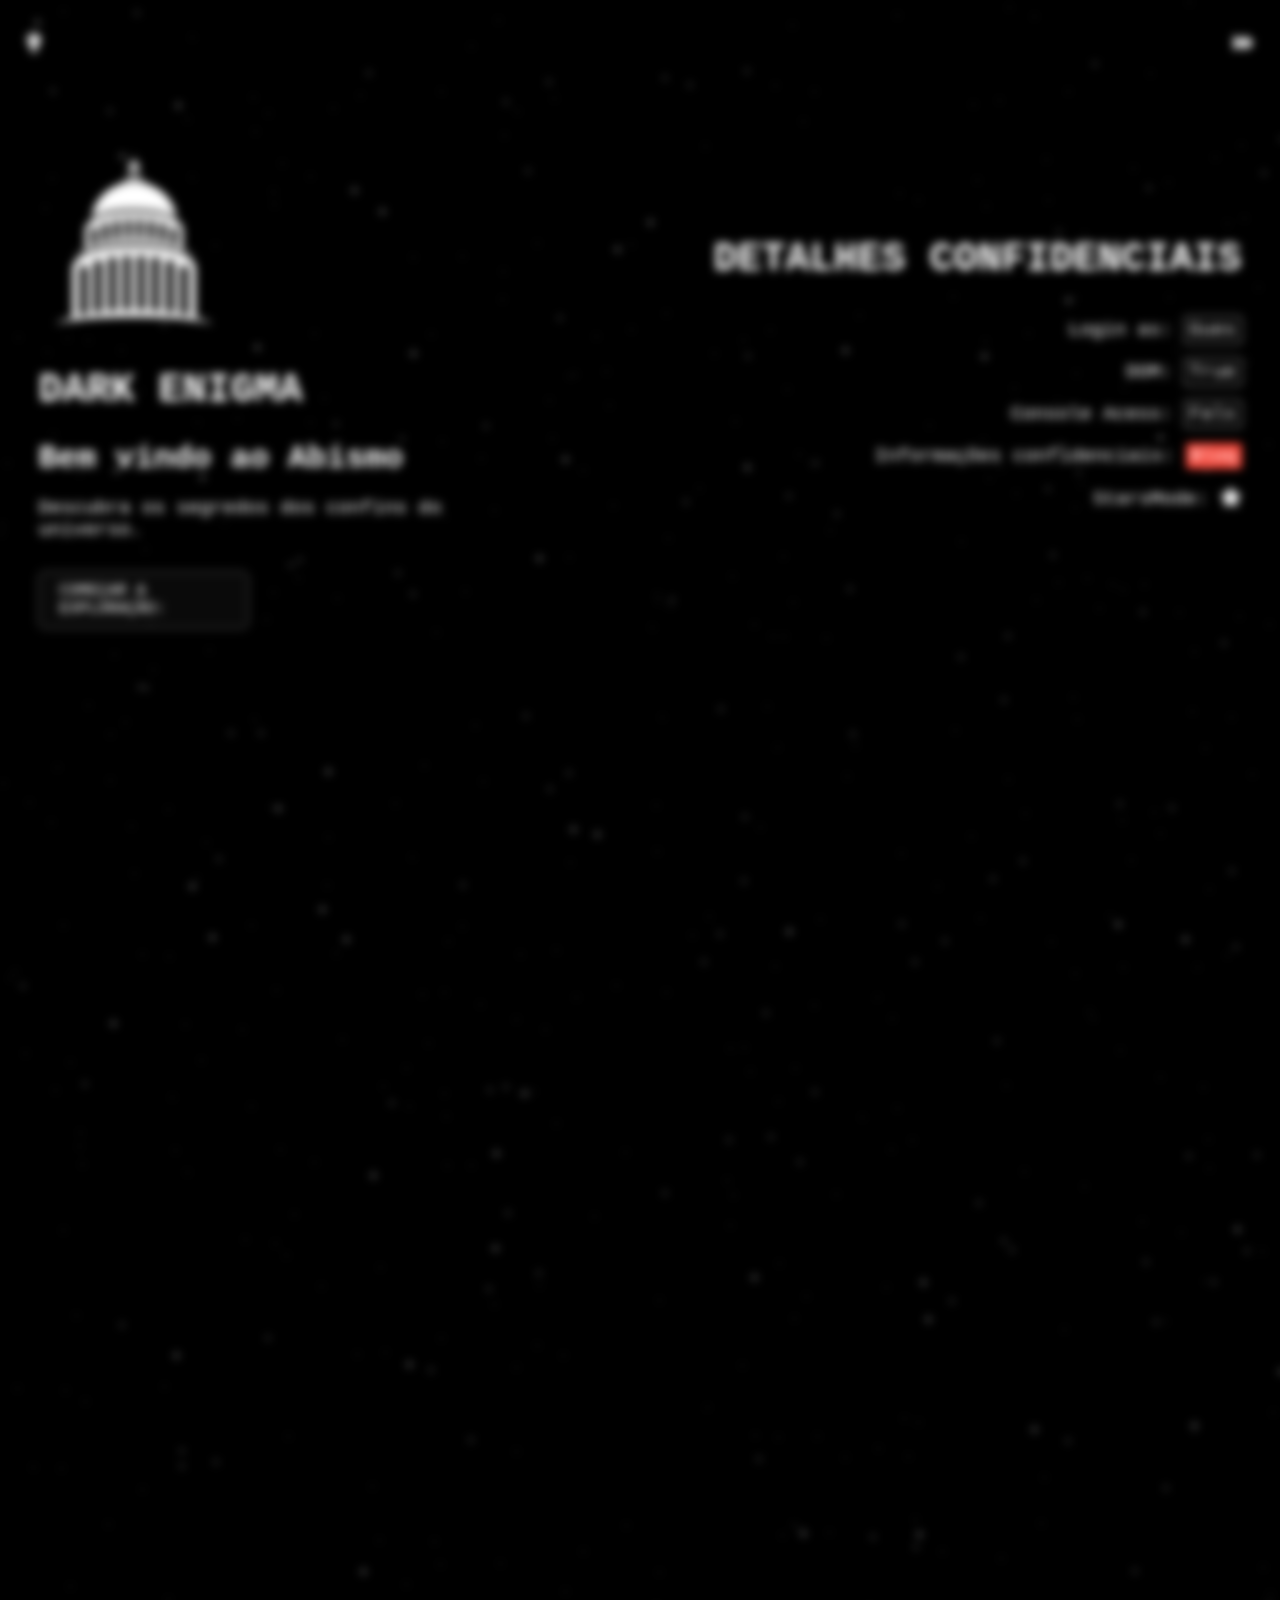
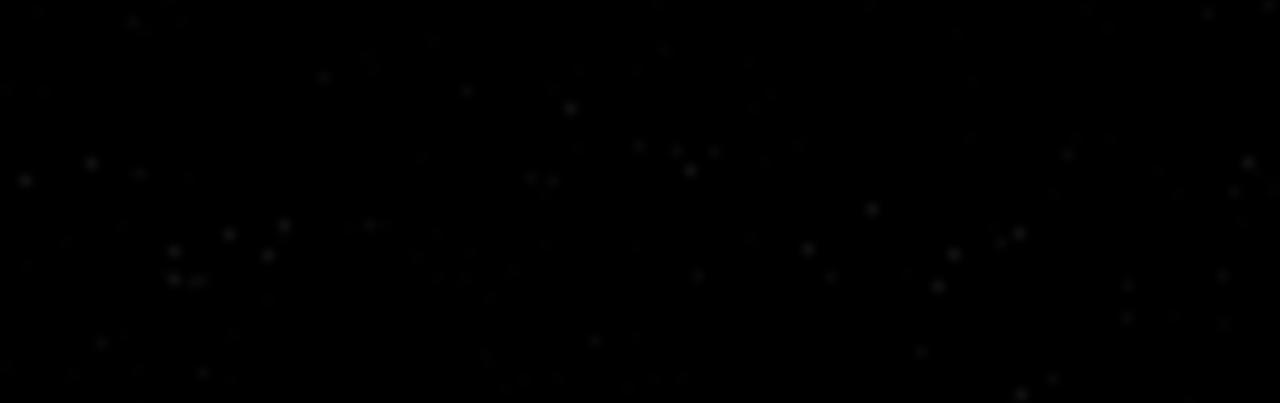
<file: 0/LEVEL 1/index.html>
<!DOCTYPE html>
<html lang="en">
<head>
    <meta charset="UTF-8">
    <meta name="viewport" content="width=device-width, initial-scale=1.0">
    <link rel="stylesheet" href="https://cdnjs.cloudflare.com/ajax/libs/font-awesome/5.15.3/css/all.min.css">
    

    <link rel="stylesheet" href="style.css">
    <title>| The End |</title>
</head>
<body>
    <div class="stars-bg">
        <div id="stars"></div>
        <div id="stars2"></div>
        <div id="stars3"></div>
    </div>

    <div class="hint" id="show-Popup">
        <i class="fas fa-lightbulb lamp-icon" onclick="alert('Fique atento ao titulo')"></i>
        <i class="fa fa-forward" id="HIHIHI"></i>
    </div>

    <div class="matrix-bg"></div>

    <header>
    </header>

    <main class="main1">
        <section class="glitch-section">
            <img src="imagens/federation.png" alt="" class="glitch-img">
            <h1 class="glitch">Dark Enigma</h1>
            <h2 class="glitch">Bem vindo ao Abismo</h2>
            <p class="glitch">Descubra os segredos dos confins do universo.</p>
            <a class="glitch-btn glitch" href="#" id="exploring-link" onclick="alert('Que os jogos comecem')">Começar a exploração:</a>
           <input class="in" type="tel" maxlength="3" oninput="checkNumber()">
        </section>


<div class="container2 typing-container"> 
     <section class="sec2 shapes-container">
    <h1 class="confi">Detalhes Confidenciais</h1>
    <p class="dog cachorro">Login as: <code></code></p>
    <p  class="cachorro">DOM: <code></code></p>
    <p  class="cachorro">Console Acess: <code></code></p>
    <p  class="cachorro">Informações confidenciais: <span class="confidential">Bloqueado</span></p>
    <p id="darkModeText" class="star9208">StarsMode: <i class="fas fa-star"></i></p>

</section>
</div>
    </main>
    <script src="script.js" defer></script>
    <audio id="audio" autoplay loop>
        <source src="audio/thevoid.mp3" type="audio/mpeg">
    </audio>























</body>
</html>
</file>
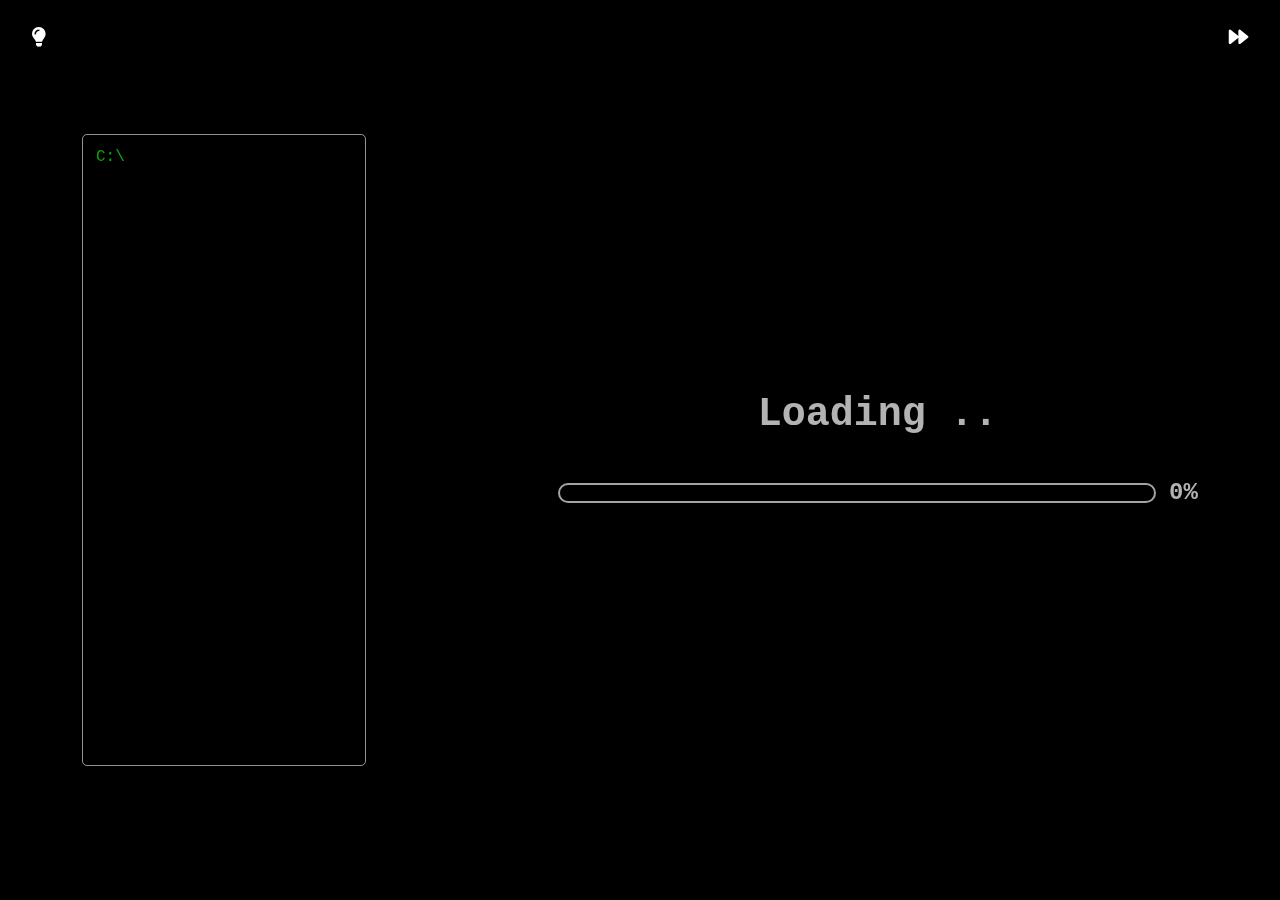
<file: 0/LEVEL 1/LEVEL 2/index.html>
<!DOCTYPE html>
<html lang="en">
<head>
    <meta charset="UTF-8">
    <meta http-equiv="X-UA-Compatible" content="IE=edge">
    <meta name="viewport" content="width=device-width, initial-scale=1.0">
    <link rel="stylesheet" href="https://cdnjs.cloudflare.com/ajax/libs/font-awesome/5.15.3/css/all.min.css">
    <link rel="stylesheet" href="style.css">
    <title id="title">Loading...</title>
</head>
<body class="glitch">

    <div class="hint" id="show-Popup">
        <i class="fas fa-lightbulb lamp-icon" onclick="alert('Fique atento a primeira vez que a mensagem de Loading... se altera e depois ao titulo, após isto apenas pense na logica do Javascript...')"></i>
        <i class="fa fa-forward" id="HIHIHI"></i>
    </div>
  

    <div class="console" style="color: rgb(17, 238, 17);"><p>C:\</p>
    </div>
    
    <div class="container">
        <h1 id="loading">Loading</h1>
        <div class="container2">
            <div class="loading"></div> 
            <h1 id="animated-heading">0%</h1>
        </div>
    </div>

    <div class="glow"></div>
    <div class="glow2"></div>
   


    <audio id="audio" autoplay loop>
        <source src="audio/thevoid.mp3" type="audio/mpeg">
    </audio>
    



    <script src="script.js"></script>

</body>
</html>
</file>
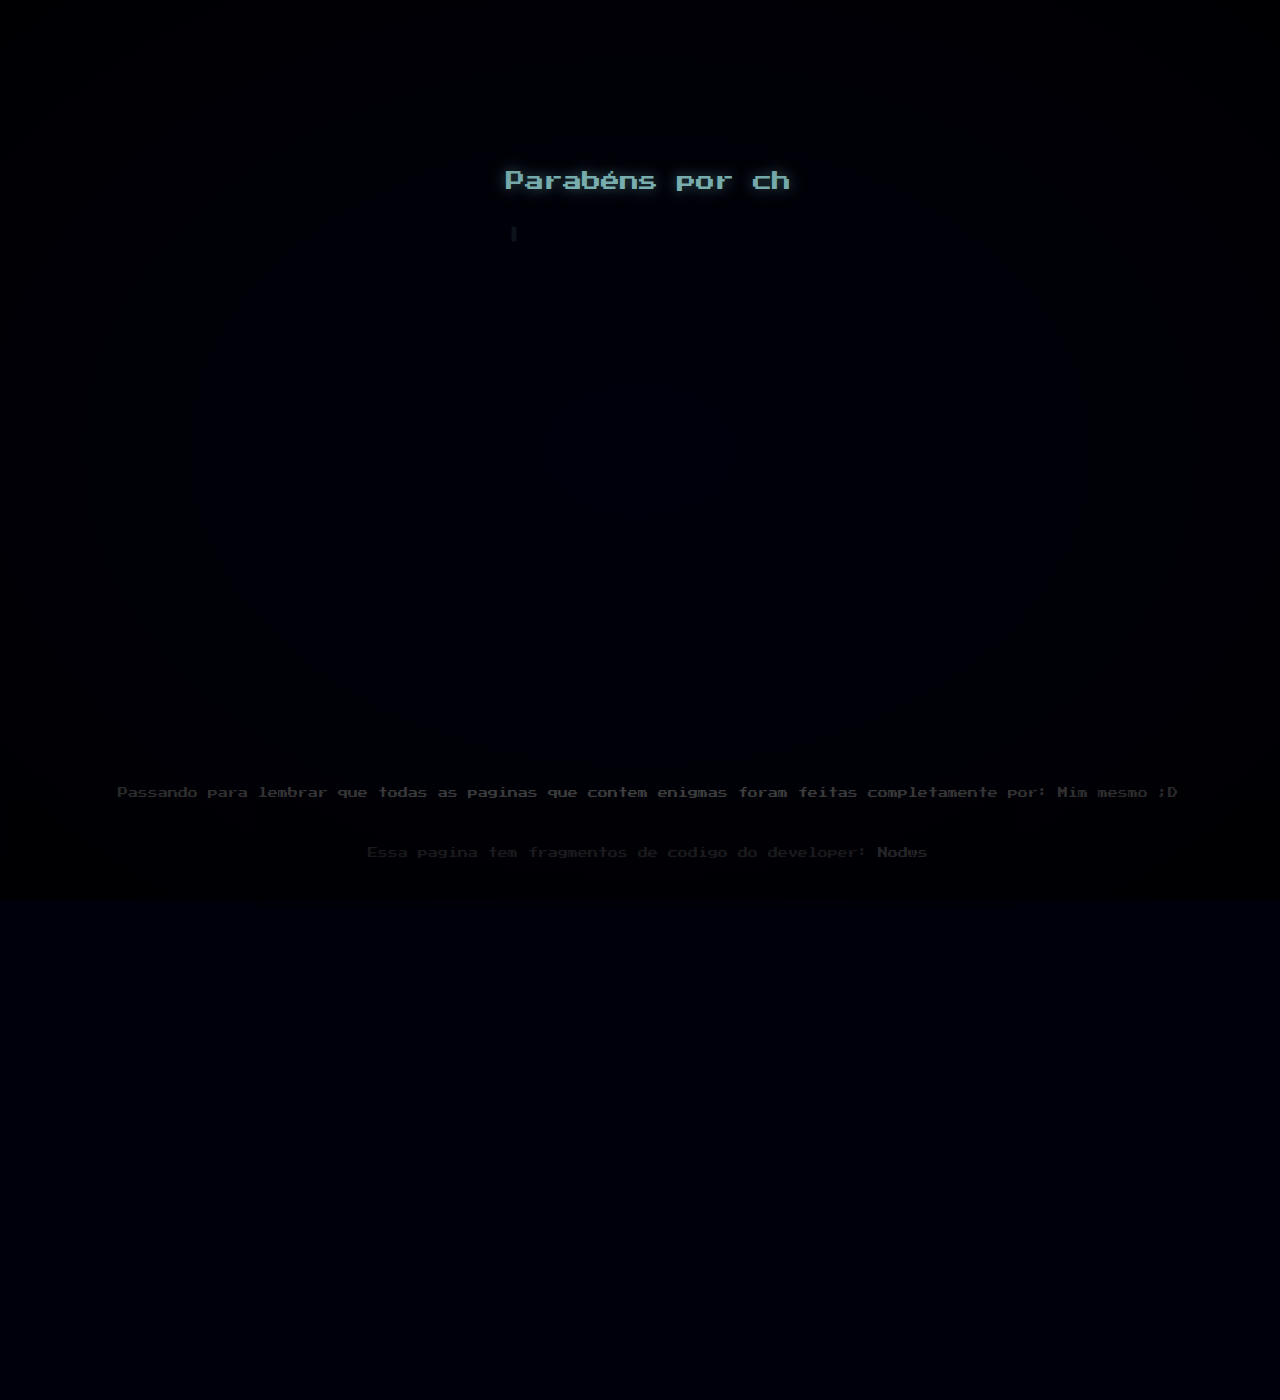
<file: 0/LEVEL 1/LEVEL 2/LEVEL 3/index.html>
<!DOCTYPE html>
<html lang="en" >
<head>
  <meta charset="UTF-8">
  <title>Coffe Break</title>
  <meta name="viewport" content="width=device-width, initial-scale=1.0">
  <link rel="stylesheet" href="style.css">

</head>
<body class="noise-wrapper">
    <div class="noise"></div>
</div>
<div class="wrap">
<ul>
    <li id="typing-container"></li>

</ul>
<span contenteditable="true"> </span><b class="blink">|</b> 
</div>

<div class="footer"><center>Passando para lembrar que todas as paginas que contem enigmas foram feitas completamente por: Mim mesmo ;D</center>
    <div style="font-size: 10px;  text-align: center;  color: #666;  background:rgba(0,0,0,0.3);  width: 100vw;max-width:100%; opacity: 0.5;padding:50px 0;">Essa pagina tem fragmentos de codigo do developer: <p5 href="" target="_b" style="color: #999">Nodws</5p></div></div>


  <script src='https://cdnjs.cloudflare.com/ajax/libs/jquery/2.1.3/jquery.min.js'></script> <script  src="script.js"></script>
  <audio id="audio" autoplay loop>
    <source src="audio/fire.mp3" type="audio/mpeg">
</audio>
</body>
</html>
</file>
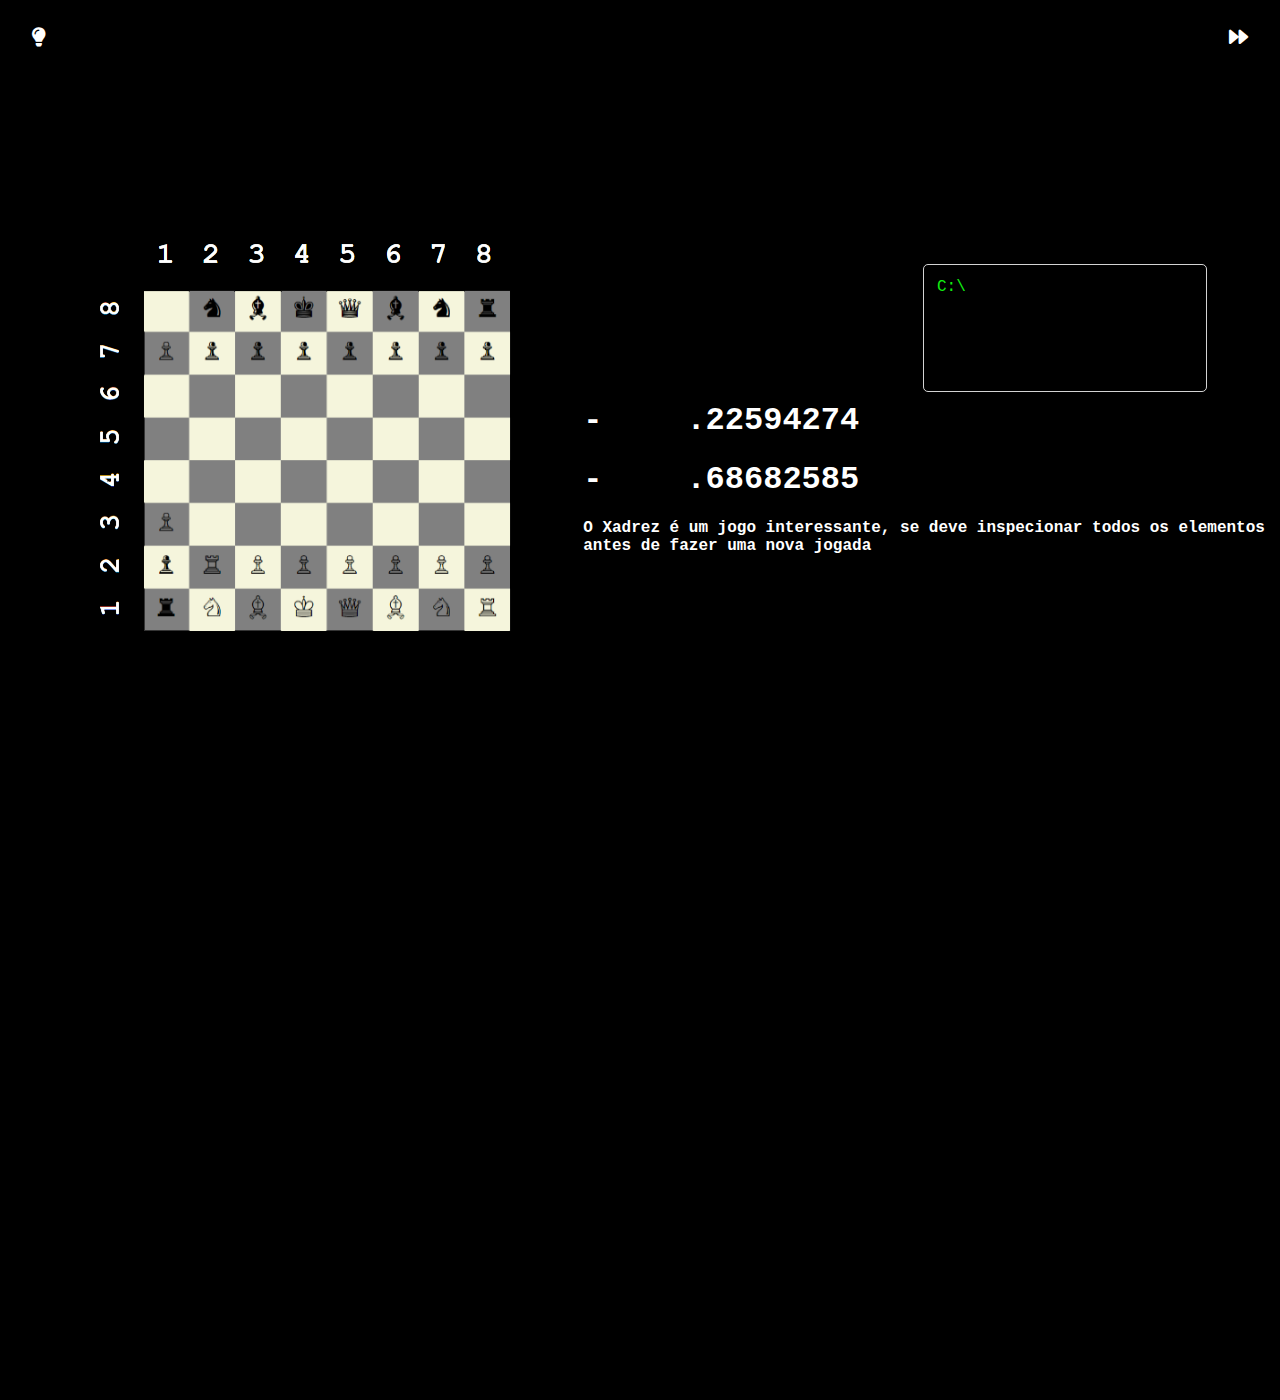
<file: 0/LEVEL 1/LEVEL 2/LEVEL 3/LEVEL 4/index.html>
<!DOCTYPE html>
<html lang="en">
<head>
    <meta charset="UTF-8">
    <meta name="viewport" content="width=device-width, initial-scale=1.0">
    <link rel="stylesheet" href="https://cdnjs.cloudflare.com/ajax/libs/font-awesome/5.15.3/css/all.min.css">   
    <link rel="stylesheet" href="style.css">
    <title>Lets Play!</title>
</head>
<body class="noise-wrapper">
    <div class="noise"></div>

    <div class="hint" id="show-Popup">
        <i class="fas fa-lightbulb lamp-icon" onclick="alert('Ache a longitude e latitude analisando a cor e a posição das cores das peças movidas, ao encontrar o numero o input ficará verde e você vai conseguir uma latitude e longitude, depois disso basta colocar bonitinha no google maps você vai achar uma ilha com um Plus Code na barrinha do lado e essa será a resposta')"></i>
       <a href="LEVEL -5/index.html" style="color: white;"><i class="fa fa-forward" id="HIHIHI"></i></a> 
    </div>


<!-- Sou um guia, sem fim aparente,
Com ruas e cidades, meu poder é latente.
Satélites me ajudam a navegar com precisão,
Se você se perde, sou sua salvação.

Quem sou eu, tão útil e prático,
Quando se trata de encontrar o lugar exato?
Uma pista para resolver este enigma rápido,
Minha resposta é o que você precisa, isso é um fato. -->

<!-- Ah! Lembre de remover os espaços de cada um dos primeiros resultados que conseguir se não o nosso
"Guia" não vai conseguir reconhecer a Latitude e Longitude-->








    <div class="container"> 
     <img src="Images/chess2.png" alt="">
    </div>

     <div class="container2">
        <h1><span></span>-<input maxlength="2" type="tel" class="number-input" id="numInput1">.22594274</h1>
        <h1><span></span>-<input maxlength="2" type="tel" class="number-input" id="numInput2">.68682585</h1>
        <h1><span>O Xadrez é um jogo interessante, se deve inspecionar todos os elementos antes de fazer uma nova jogada</h1>
        </span>
    </div>

    <div class="console" style="color: rgb(17, 238, 17);">
        <p id="output">C:\  <span id="typing-text"> </span>   <br><br></p>
    </div>

    

        <audio id="audio" autoplay loop>
        <source src="audio/fire.mp3" type="audio/mpeg">

<script src="script.js"></script>
</body>
</html>
</file>
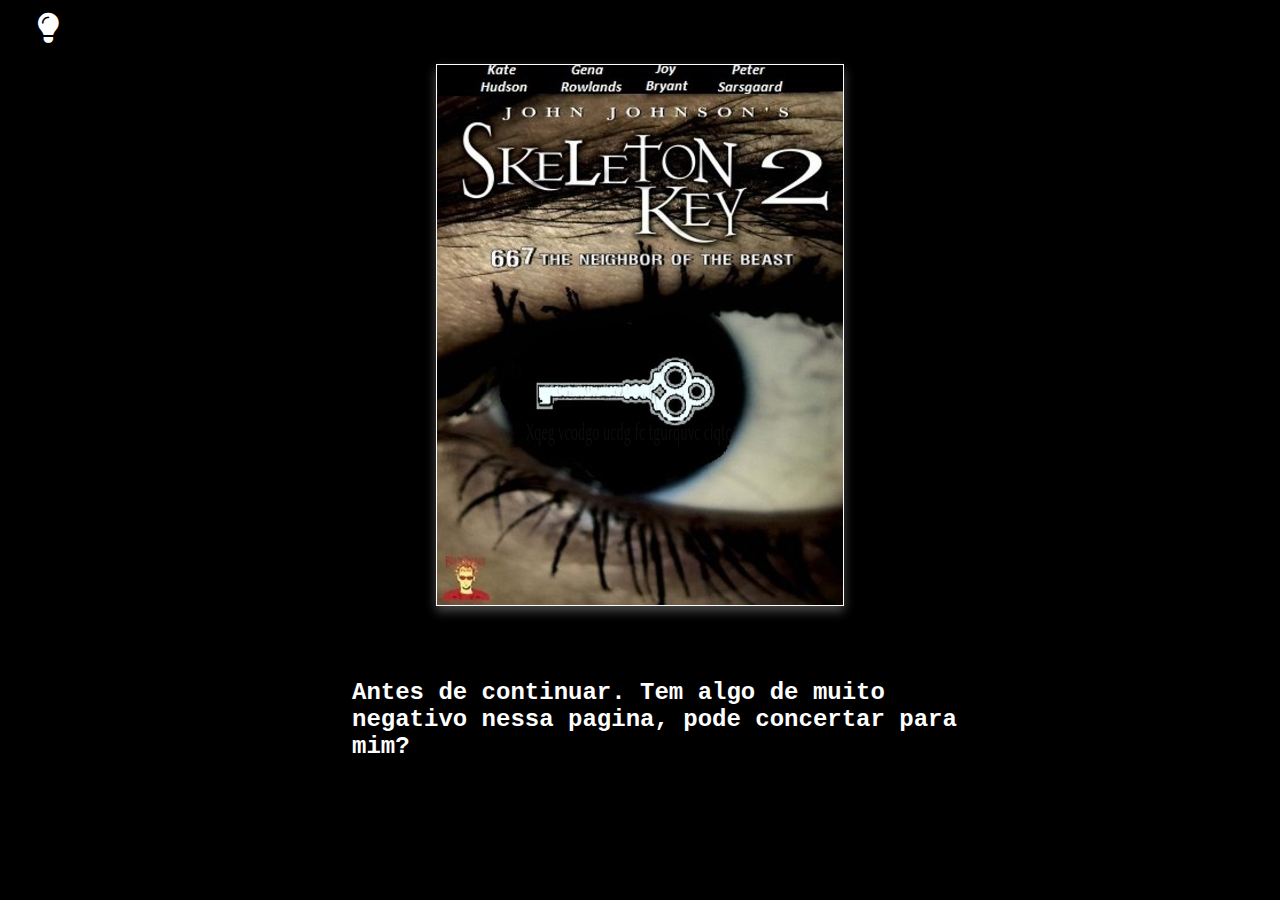
<file: 0/LEVEL 1/LEVEL 2/LEVEL 3/LEVEL 4/LEVEL -5/index.html>
<!DOCTYPE html>
<html lang="en">
<head>
    <meta charset="UTF-8">
    <meta name="viewport" content="width=device-width, initial-scale=1.0">
    <link rel="stylesheet" href="https://cdnjs.cloudflare.com/ajax/libs/font-awesome/5.15.3/css/all.min.css">
    <link rel="stylesheet" href="style.css">
    <title>Not</title>
</head>
<body>
    
<!-- A responsividade foi pro saco nessa pagina -->
<div class="hint" id="lamp">
    <i class="fas fa-lightbulb lamp-icon"></i>
</div>

<div class="container2" id="arrowContainer">
    <i class="fas fa-arrow-up arrow-up"></i>
</div>

    <div class="container">
        <img src="images/thekeyandthequestion.png" alt="thekey and the question">
        <div class="container3">
            <h1>Antes de continuar. Tem algo de muito negativo nessa pagina, pode concertar para mim?</h1>
        </div>
    </div>

    <div class="popup" id="popup">
        <p>Quer uma dica?</p>
        <button id="yesButton">Sim</button>
        <button id="noButton">Não</button>
    </div>
    


<script src="script.js"></script>
</body>
</html>
</file>
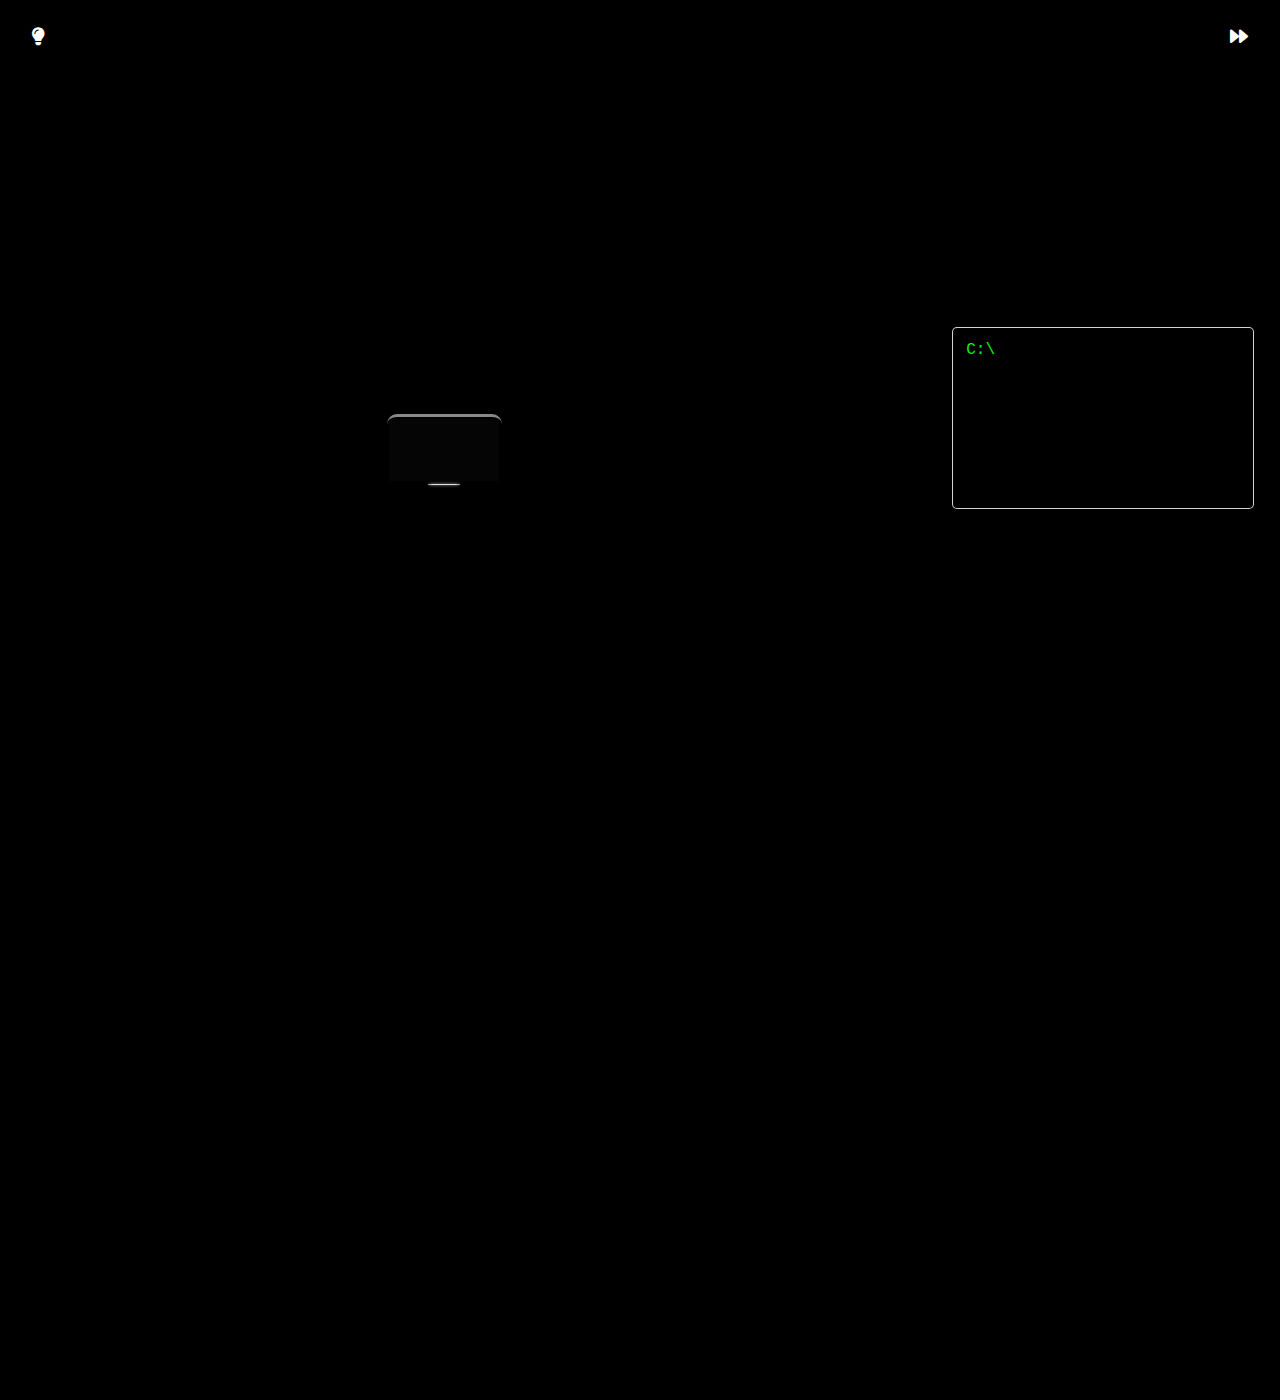
<file: 0/LEVEL 1/LEVEL 2/LEVEL 3/LEVEL 4/LEVEL 5/index.html>
<!DOCTYPE html>
<html lang="en">
<head>
    <meta charset="UTF-8">
    <meta name="viewport" content="width=device-width, initial-scale=1.0">
    <link rel="stylesheet" href="https://cdnjs.cloudflare.com/ajax/libs/font-awesome/5.15.3/css/all.min.css">
    <link rel="stylesheet" href="style.css">
    <title>Cesar Knows</title>
</head>
<body class="noise-wrapper">
    <div class="noise"></div>

    <div class="hint" id="show-Popup">
        <i class="fas fa-lightbulb lamp-icon"></i>
       <a  style="color: white;" href="LEVEL 6/index.html"><i class="fa fa-forward" id="HIHIHI"></i></a> 
    </div>


   



    <div id="container">
        <div id="monitor">
            <div id="monitorscreen"> 
                <div class="container">
                    <h1 id="text"></h1>
                </div>
            </div> 
        </div>
    </div>
    
    <div class="popup" id="popup">
        <p>Quer uma dica?</p>
        <button id="yesButton">Sim</button>
        <button id="noButton">Não</button>
    </div>

    <div class="console" style="color: rgb(17, 238, 17);">
        <p id="output">C:\  <span id="typing-text"> </span>   <br><br></p>
    </div>

    
    <script src="script.js"></script>
</body>
</html>
</file>
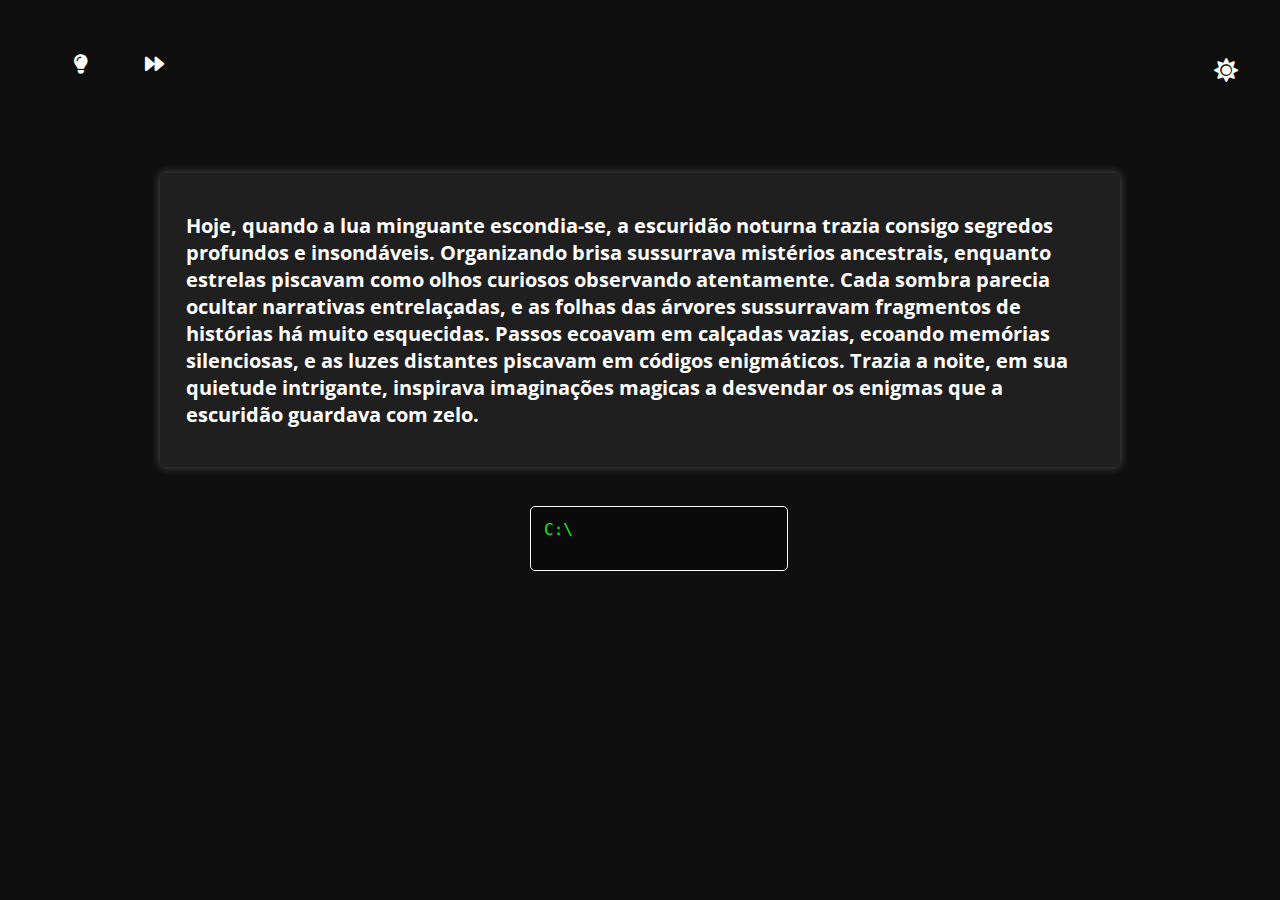
<file: 0/LEVEL 1/LEVEL 2/LEVEL 3/LEVEL 4/LEVEL 5/LEVEL 6/index.html>
<!DOCTYPE html>
<html lang="en">
<head>
    <meta charset="UTF-8">
    <meta name="viewport" content="width=device-width, initial-scale=1.0">
    <link rel="stylesheet" href="style.css">
    <link rel="stylesheet" href="https://cdnjs.cloudflare.com/ajax/libs/font-awesome/5.15.3/css/all.min.css">
    <meta name="viewport" content="width=device-width, initial-scale=1.0">
    <title> Dark | Light</title>
</head>
<body>
    
    <div class="nav">

      <div class="hint" id="show-Popup">
        <i class="fas fa-lightbulb lamp-icon"></i>
        <i class="fa fa-forward" id="HIHIHI"></i>
    </div>


    <div class="mode-toggle">
          <i class="fas fa-sun"></i>
          <i class="fas fa-moon"></i>
        </div>    
      </div>
      
      <div class="main">
        <div class="main-content">
          <h1>Hoje, quando a lua minguante escondia-se, a escuridão <span>noturna</span> trazia consigo segredos profundos e insondáveis. <span>Organizando</span> brisa sussurrava mistérios ancestrais, <span>enquanto</span> estrelas piscavam como olhos curiosos observando atentamente. Cada sombra parecia ocultar narrativas entrelaçadas, e as folhas das árvores sussurravam fragmentos de histórias há muito esquecidas. Passos ecoavam em calçadas vazias, ecoando memórias silenciosas, e as luzes distantes piscavam em códigos enigmáticos. <span>Trazia</span> a noite, em sua quietude intrigante, inspirava imaginações 
           <span>magicas</span>  a desvendar os enigmas que a escuridão guardava com zelo.</h1>
        </div>
      </div>

      <div class="popup" id="popup">
        <p>Quer uma dica?</p>
        <button id="yesButton">Sim</button>
        <button id="noButton">Não</button>
    </div>

      <div class="console" style="color: rgb(17, 238, 17);">
        <p id="output">C:\  <span id="typing-text"> </span>   <br><br></p>
    </div>



<script src="script.js"></script>
</body>
</html>
</file>
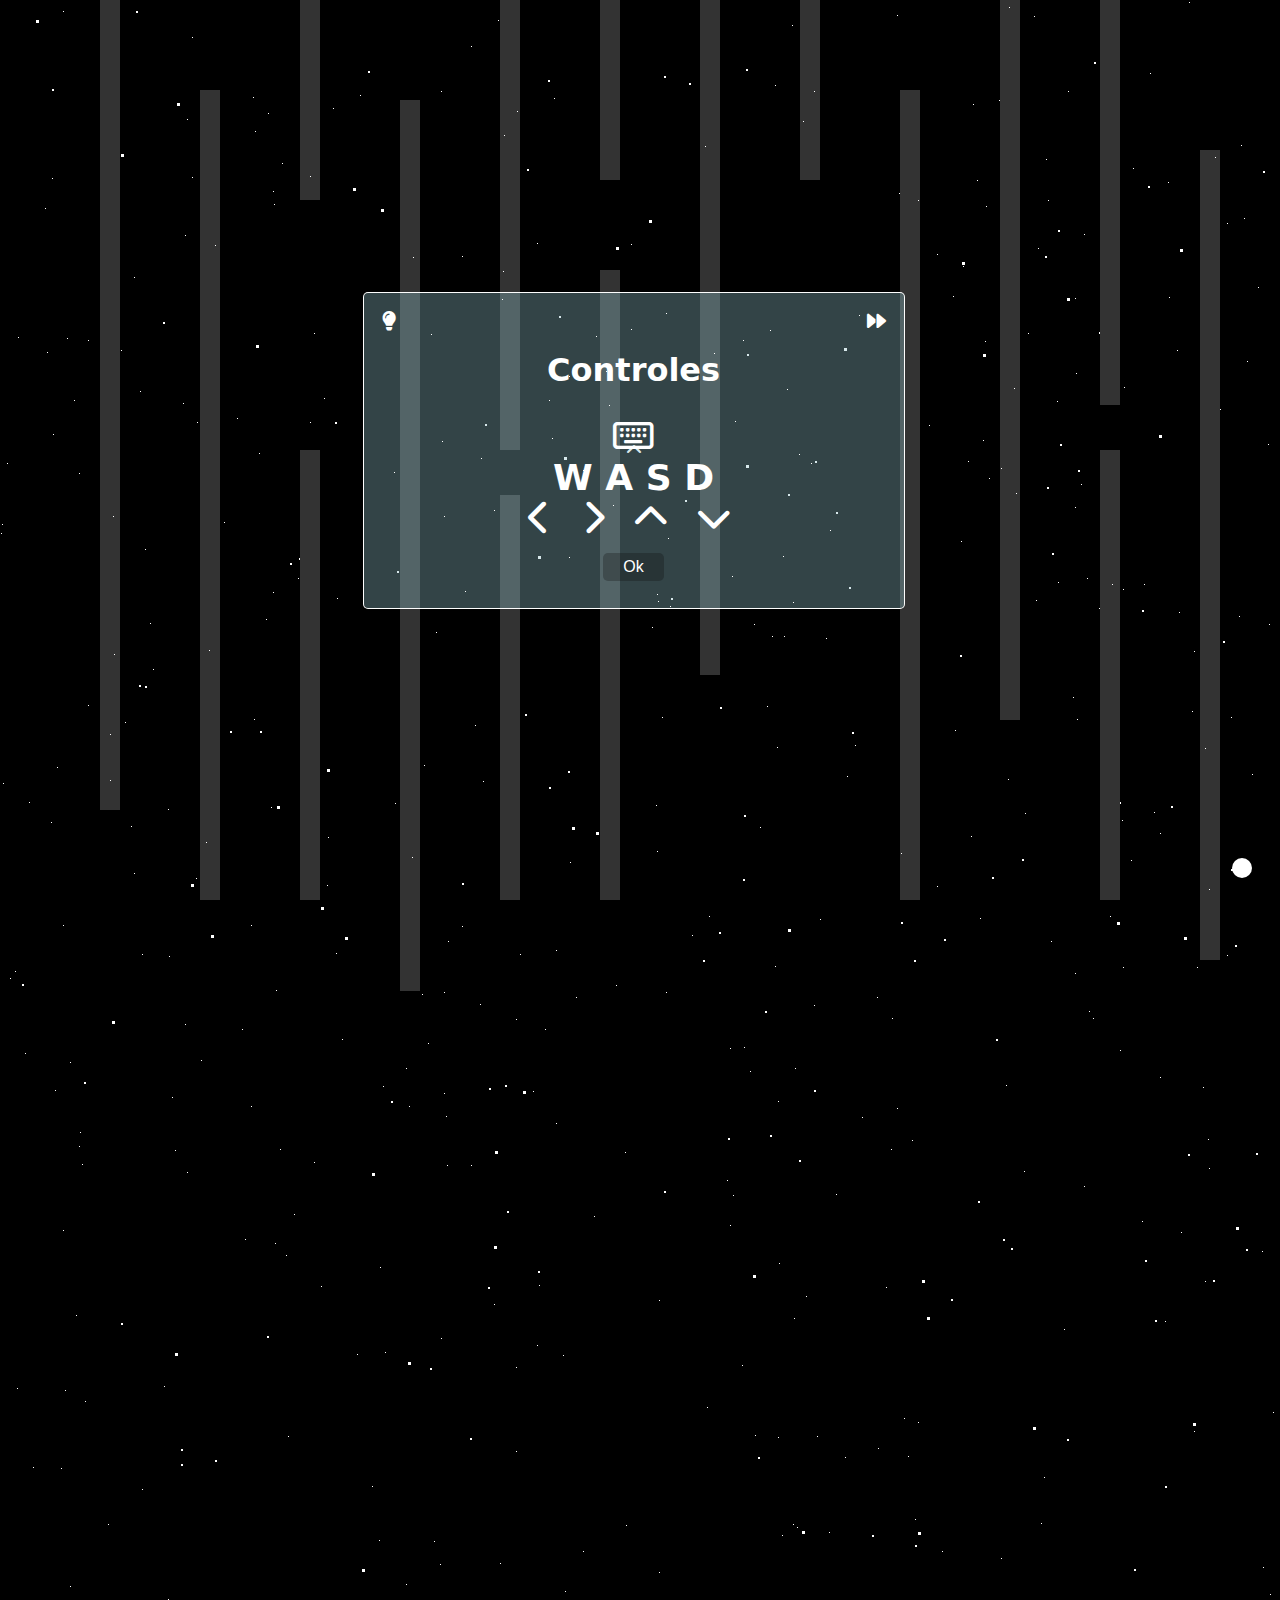
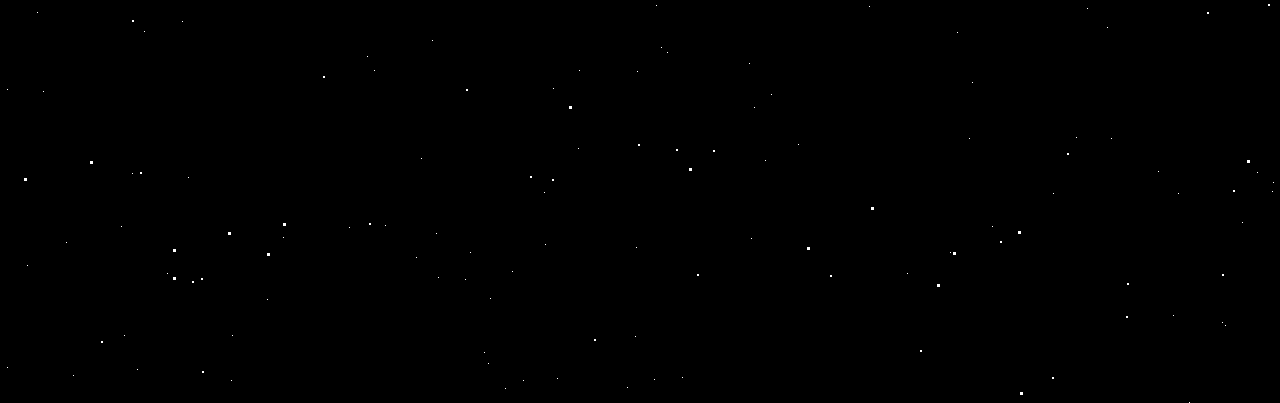
<file: 0/LEVEL 1/LEVEL 2/LEVEL 3/index1.html>
<!DOCTYPE html>
<html lang="en">
<head>
    <meta charset="UTF-8">
    <meta name="viewport" content="width=device-width, initial-scale=1.0">
    <link rel="stylesheet" href="style1.css">
    <link rel="stylesheet" href="https://cdnjs.cloudflare.com/ajax/libs/font-awesome/5.15.3/css/all.min.css">
    <link rel="stylesheet" href="https://cdnjs.cloudflare.com/ajax/libs/font-awesome/6.0.0-beta3/css/all.min.css">
    <meta name="viewport" content="width=device-width, initial-scale=1.0">
    <title>Labirinto Maluco</title>
</head>
<body>
    <div class="stars-bg">
        <div id="stars"></div>
        <div id="stars2"></div>
        <div id="stars3"></div>
      </div>
    
   

    <div class="game-container">
        <div class="character" id="character"> <i class="fas fa-chevron-up"></i> </div>
    
        <div class="wall" style="left: 100px; top: 0px; width: 20px; height: 90%;"></div>
        <div class="wall" style="left: 200px; bottom: 0px; width: 20px; height: 90%;"></div>
        <div class="wall movable" style="left: 300px; top: 0px; width: 20px; height: 200px;"></div>
        <div class="wall" style="left: 300px; bottom: 0px; width: 20px; height: 50%;"></div>
        <div class="wall" style="left: 400px; top: 100px; width: 20px; height: 99%;"></div>
        <div class="wall" style="left: 500px; top: 0px; width: 20px; height: 50%;"></div>
        <div class="wall" style="left: 500px; bottom: 0px; width: 20px; height: 45%;"></div>
        <div class="wall" style="left: 600px; bottom: 0px; width: 20px; height: 70%;"></div>
        <div class="wall" style="left: 600px; top: 0px; width: 20px; height: 20%;"></div>
        <div class="wall" style="left: 700px; top: 0px; width: 20px; height: 75%;"></div>


        <div class="wall movable2" style="left: 800px; top: 0px; width: 20px; height: 20%;"></div>
    
        <div class="wall" style="left: 900px; bottom: 0px; width: 20px; height: 90%;"></div>
        <div class="wall" style="left: 1000px; top: 0px; width: 20px; height: 80%;"></div>
        <div class="wall" style="left: 1100px; bottom: 0px; width: 20px; height: 50%;"></div>
        <div class="wall" style="left: 1100px; top: 0px; width: 20px; height: 45%;"></div>
        <div class="wall" style="left: 1200px; top: 150px; width: 20px; height: 90%;"></div>
        <div class="wall" style="left: 1300px; top: 0px; width: 20px; height: 90%;"></div>

        <div class="wall special" id="specialCircle" style="margin-left: 95%; bottom: 2.5vh;"></div>

        <div class="controler">
            <div class="controlerspot">

                <div class="hint" id="show-Popup">
                    <i class="fas fa-lightbulb lamp-icon" onclick="alert('Ao chegar na Bolinha branca que brilha apenas fique colidindo com ela até passar de fase')"></i>
                    <i class="fa-solid fa-forward" id="HIHIHI"></i>
                </div>
             
                <h1>Controles</h1>
                <div class="ins">
                    <h1>
                        <i class="fa-regular fa-keyboard"></i> <br>W A S D <br>
                        <span class="small">
                            <i class="fas fa-chevron-left"></i>
                            <i class="fas fa-chevron-right"></i>
                            <i class="fas fa-chevron-up"></i>
                            <i class="fas fa-chevron-down"></i>
                        </span>
                        <br>
                        <button id="okButton">Ok</button>
                    </h1>
                </div>
            </div>
        </div>
        
  

    <script src="script1.js"></script>
    <audio id="audio" autoplay loop>
        <source src="audio/HEYY!.mp3" type="audio/mpeg">
    </audio>
</body>
</html>
</file>
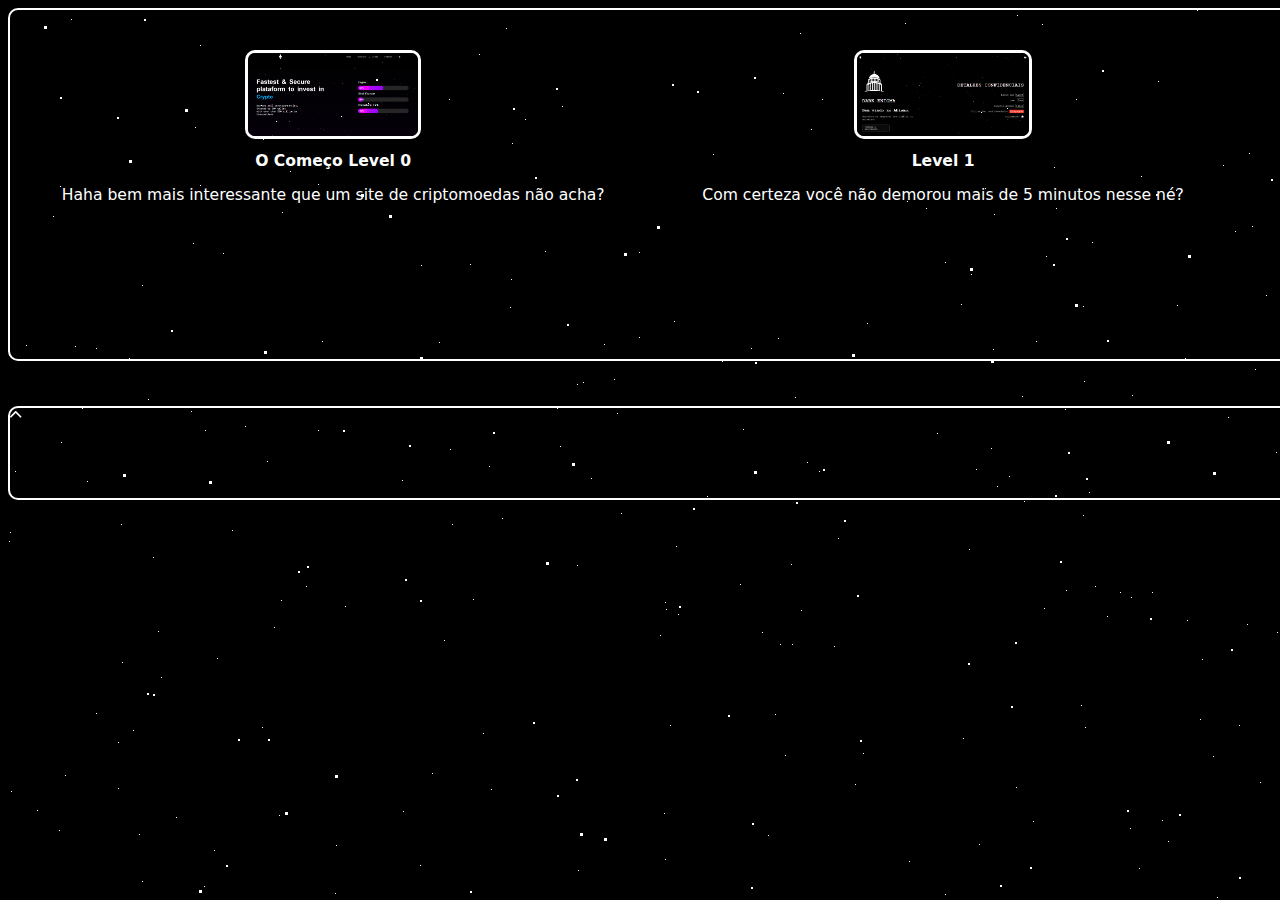
<file: 0/LEVEL 1/LEVEL 2/LEVEL 3/LEVEL 4/LEVEL 5/LEVEL 6/LEVEL 7/index1.html>
<!DOCTYPE html>
<html lang="en">
<head>
    <meta charset="UTF-8">
    <meta name="viewport" content="width=device-width, initial-scale=1.0">
    <link rel="stylesheet" href="style1.css">
    <link rel="stylesheet" href="https://cdnjs.cloudflare.com/ajax/libs/font-awesome/5.15.3/css/all.min.css">
    <link rel="stylesheet" href="https://cdnjs.cloudflare.com/ajax/libs/font-awesome/6.0.0-beta3/css/all.min.css">
    <meta name="viewport" content="width=device-width, initial-scale=1.0">
    <title>Labirinto Completo</title>
</head>
<body>
    <div class="stars-bg">
        <div id="stars"></div>
        <div id="stars2"></div>
        <div id="stars3"></div>
      </div>
      <div class="overlay"></div>

      <div class="things">
        

        <div class="timeline">
            <div class="timeline-item">
                <div class="timeline-image">
                    <img src="images/1.png" alt="Evento 1">
                </div>
                <div class="timeline-text">
                    <h2>O Começo Level 0</h2>
                    <p>Haha bem mais interessante que um site de criptomoedas não acha?</p>
                </div>
            </div>
            <div class="timeline-item">
                <div class="timeline-image">
                    <img src="images/2.png" alt="Evento 2">
                </div>
                <div class="timeline-text">
                    <h2>Level 1</h2>
                    <p>Com certeza você não demorou mais de 5 minutos nesse né?</p>
                </div>
            </div>

            <div class="timeline-item">
                <div class="timeline-image">
                    <img src="images/3.png" alt="Evento 2">
                </div>
                <div class="timeline-text">
                    <h2>Level 2</h2>
                    <p>Essa pagina realmente deu muitos erros enquanto eu fazia...</p>
                </div>
            </div>

            <div class="timeline-item">
                <div class="timeline-image">
                    <img src="images/5.png" alt="Evento 2">
                </div>
                <div class="timeline-text">
                    <h2>Level 3</h2>
                    <p>Você já tentou escrever não?</p>
                </div>
            </div>

            <div class="timeline-item">
                <div class="timeline-image">
                    <img src="images/4.png" alt="Evento 2">
                </div>
                <div class="timeline-text">
                    <h2>Level 4</h2>
                    <p>Não queria dizer nada mas esse é o meu nivel preferido :></p>
                </div>
            </div>

            <div class="timeline-item">
                <div class="timeline-image">
                    <img src="images/6.png" alt="Evento 2">
                </div>
                <div class="timeline-text">
                    <h2>Level 5</h2>
                    <p>Você gosta de xadrez?</p>
                </div>
            </div>

            <div class="timeline-item">
                <div class="timeline-image">
                    <img src="images/7.png" alt="Evento 2">
                </div>
                <div class="timeline-text">
                    <h2>Level 6</h2>
                    <p>Tá essa foi bem facil</p>
                </div>
            </div>

            <div class="timeline-item">
                <div class="timeline-image">
                    <img src="images/8.png" alt="Evento 2">
                </div>
                <div class="timeline-text">
                    <h2>Level 7</h2>
                    <p>Tá essa foi bem dificil, você pulou essa né?</p>
                </div>
            </div>

            <div class="timeline-item">
                <div class="timeline-image">
                    <img src="images/9.png" alt="Evento 2">
                </div>
                <div class="timeline-text">
                    <h2>Level 8</h2>
                    <p>Finalmente o modo claro foi utíl para alguma coisa :D</p>
                </div>
            </div>

            <div class="timeline-item">
                <div class="timeline-image">
                    <img src="images/10.png" alt="Evento 2">
                </div>
                <div class="timeline-text">
                    <h2>Fim</h2>
                    <p>Muito muito obrigado por ter chegado até aqui, espero de coração que tenha gostado. Fazer esse site foi uma otíma coisa para o meu aprendizado e melhorei MUITO em Javascript, claro com a ajuda de uns 54 tutoriais do youtube mas funcionou <br>♥ - Marcos Vinicius</p>
                </div>
            </div>
       
       
       
       
        </div>

        <div class="game-container">
            <div class="character" id="character"> <i class="fas fa-chevron-up"></i></div>
            <div class="special"></div>
        </div>

        <audio id="myAudio" src="songs/gravity.mp3"></audio>
        <button id="playButton" style="display: none;">Iniciar Reprodução</button>


    <script src="script1.js"></script>
</body>
</html>
</file>
<file: 0/LEVEL 1/style.css>
body {
  background-color: #000000;
  color: #fff;
  font-family: 'Courier New', monospace;
  margin: 0;
  padding: 0;
  overflow-x: hidden;
  overflow-y: hidden;
  height: 10%;
}

header {
  text-align: center;
  padding: 40px 0;
}

h1 {
  font-size: 2.5rem;
  text-transform: uppercase;
}

section img {
  max-width: 12rem;
  max-height: 12rem;

}

@media (max-width: 968px) {
  body {
    overflow-y: auto;
  }

  .container2 {
    width: 100%;
    margin: 0;
    padding: 20px;
    display: flex;
    flex-direction: column;
    align-items: flex-start;
    text-align: right;
  }
}

@media (max-width: 750px) {
  .container2 {
    display: none;

  }

  h1,
  h2,
  p {
    font-size: 1.5rem;
  }

  .glitch-btn {
    margin-right: 0;
  }
}


main {
  display: flex;
  justify-content: start; 
  align-items: flex-start; 
  margin: 3vw;
  margin-top: 5vw;
  height: 80vh;
  transition: margin-top 0.3s ease;
}

@media (max-width: 1380px) {
  main {
    margin-top: -1vw; 
  }
}

.glitch-section {
    text-align: left;

}

h2 {
    font-size: 2rem;
    margin-bottom: 20px;
}

p {
    font-size: 1.2rem;
    margin-bottom: 30px;
}



.glitch-btn {
    display: inline-block;
    padding: 10px 20px;
    background-color: #44444427;
    border: 1px solid #666;
    text-decoration: none;
    font-size: 1rem;
    text-transform: uppercase;
    color: #fff;
    border-radius: 0.5vw;
    transition: background-color 0.3s, transform 0.3s;
    margin-right: 15rem;
}

.glitch-btn:hover {
    background-color: #1b1b1b;
    transform: scale(1.1);
}

.hidden{
    display: none;
}



.glitch-effect {
    animation: glitch-animation 0.5s infinite;
}



@keyframes glitch-animation {
    0%, 100% {
        transform: translate(0);
        clip-path: polygon(0 0, 100% 0, 100% 100%, 0% 100%);
        color: inherit;
        text-shadow: none;
        box-shadow: none;
    }
    20%, 60% {
        transform: translate(-2px, 2px);
        clip-path: polygon(0 0, 100% 0, 100% 100%, 0% 100%);
        color: #f00;
        text-shadow: 0 0 5px #0f0;
        box-shadow: 0 0 10px #00f;
    }
    40% {
        transform: translate(2px, -2px);
        clip-path: polygon(0 2%, 100% 0, 100% 100%, 0% 98%);
        color: #0f0;
        text-shadow: 0 0 5px #00f;
        box-shadow: 0 0 10px #f00;
    }
    80% {
        transform: translate(-2px, 1px);
        clip-path: polygon(0 0, 100% 0, 100% 98%, 0% 100%);
        color: #00f;
        text-shadow: 0 0 5px #f00;
        box-shadow: 0 0 10px #0f0;
    }
}


input {
    background: none;
    border: none;
    border-bottom: 2px solid #fff;
    color: #fff;
    padding: 10px;
    font-size: 16px;
    outline: none;
    width: 80%;
    opacity: 0;
  }
  
  body.toggled .glitch-btn{
    display: none;
  }

  body.toggled{
    
  }


  body.toggled input {
    animation: flicker-animation 0.1s infinite;
    opacity: 1;
    text-align: center;
  }
  
  @keyframes flicker-animation {
    0%, 100% {
      opacity: 1;
      color: red;
    }
    50% {
      opacity: 0.2;
    }
  }

  .container2{
    width: 100%;
    height: auto;
    margin-top: 5vw;
  }

.hid{
  pointer-events: none;
}


  .shapes-container {
    display: flex;
    align-items: flex-end; 
    justify-content: flex-end; 
    height: 100%;
    font-size: 3rem;
    flex-direction: column;
    color: white;
}

.glitch-btn:hover {
    content: ":D";
  }


  
  .sec2 section {
    background-color: #f0f0f0;
    padding: 20px;
    border: 1px solid #ddd;
    border-radius: 5px;
    width: 300px;
    display: flex;
}

.confi h1{
    font-size: 24px;
    margin-bottom: 10px;
}

.sec2 p {
    margin: 10px 0;
}

.sec2 code {
    padding: 2px 5px;
    border: 1px solid #ccc;
    border-radius: 3px;
}

.confidential {
    background-color: #f44336;
    color: white;
    padding: 2px 5px;
    border-radius: 3px;
}

body.blurred {
  filter: blur(5px);
  transition: 1s;
  pointer-events: none; 
}


.star9208:hover{
  cursor: pointer;
}

.container2 .cachorro {
  cursor: pointer;
  transition: color 0.3s ease;
}
.container2 .cachorro:hover {
  color: red;
}
.container2 .cachorro.active {
  animation: shake 0.5s ease-in-out;
}
.container2 .star9208:hover {
  color: rgb(1, 255, 1);
  transition: color 0.3s ease;
}

@keyframes shake {
  0%, 100% {
      transform: translateX(0);
  }
  10%, 30%, 50%, 70%, 90% {
      transform: translateX(-5px);
  }
  20%, 40%, 60%, 80% {
      transform: translateX(5px);
  }
}
















.main {
    position: fixed;
    top: 50%;
    left: 50%;
    height: 1px;
    width: 1px;
    background-color: #fff;
    border-radius: 50%;
    box-shadow: -42vw -4vh 0px 0px #fff,25vw -41vh 0px 0px #fff,-20vw 49vh 0px 1px #fff,5vw 40vh 1px 1px #fff,29vw 19vh 1px 0px #fff,-44vw -13vh 0px 0px #fff,46vw 41vh 0px 1px #fff,-3vw -45vh 0px 1px #fff,47vw 35vh 1px 0px #fff,12vw -8vh 1px 0px #fff,-34vw 48vh 1px 1px #fff,32vw 26vh 1px 1px #fff,32vw -41vh 1px 1px #fff,0vw 37vh 1px 1px #fff,34vw -26vh 1px 0px #fff,-14vw -49vh 1px 0px #fff,-12vw 45vh 0px 1px #fff,-44vw -33vh 0px 1px #fff,-13vw 41vh 0px 0px #fff,-36vw -11vh 0px 1px #fff,-23vw -24vh 1px 0px #fff,-38vw -27vh 0px 1px #fff,16vw -19vh 0px 0px #fff,28vw 33vh 1px 0px #fff,-49vw -4vh 0px 0px #fff,16vw 32vh 0px 1px #fff,36vw -18vh 1px 0px #fff,-25vw -30vh 1px 0px #fff,-23vw 24vh 0px 1px #fff,-2vw -35vh 1px 1px #fff,-25vw 9vh 0px 0px #fff,-15vw -34vh 0px 0px #fff,-8vw -19vh 1px 0px #fff,-20vw -20vh 1px 1px #fff,42vw 50vh 0px 1px #fff,-32vw 10vh 1px 0px #fff,-23vw -17vh 0px 0px #fff,44vw 15vh 1px 0px #fff,-40vw 33vh 1px 1px #fff,-43vw 8vh 0px 0px #fff,-48vw -15vh 1px 1px #fff,-24vw 17vh 0px 0px #fff,-31vw 50vh 1px 0px #fff,36vw -38vh 0px 1px #fff,-7vw 48vh 0px 0px #fff,15vw -32vh 0px 0px #fff,29vw -41vh 0px 0px #fff,2vw 37vh 1px 0px #fff,7vw -40vh 1px 1px #fff,15vw 18vh 0px 0px #fff,25vw -13vh 1px 1px #fff,-46vw -12vh 1px 1px #fff,-18vw 22vh 0px 0px #fff,23vw -9vh 1px 0px #fff,50vw 12vh 0px 1px #fff,45vw 2vh 0px 0px #fff,14vw -48vh 1px 0px #fff,23vw 43vh 0px 1px #fff,-40vw 16vh 1px 1px #fff,20vw -31vh 0px 1px #fff,-17vw 44vh 1px 1px #fff,18vw -45vh 0px 0px #fff,33vw -6vh 0px 0px #fff,0vw 7vh 0px 1px #fff,-10vw -18vh 0px 1px #fff,-19vw 5vh 1px 0px #fff,1vw 42vh 0px 0px #fff,22vw 48vh 0px 1px #fff,39vw -8vh 1px 1px #fff,-6vw -42vh 1px 0px #fff,-47vw 34vh 0px 0px #fff,-46vw 19vh 0px 1px #fff,-12vw -32vh 0px 0px #fff,-45vw -38vh 0px 1px #fff,-28vw 18vh 1px 0px #fff,-38vw -46vh 1px 1px #fff,49vw -6vh 1px 1px #fff,-28vw 18vh 1px 1px #fff,10vw -24vh 0px 1px #fff,-5vw -11vh 1px 1px #fff,33vw -8vh 1px 0px #fff,-16vw 17vh 0px 0px #fff,18vw 27vh 0px 1px #fff,-8vw -10vh 1px 1px #fff;
  
    box-shadow: 24vw 9vh 1px 0px #fff,12vw -24vh 0px 1px #fff,-45vw -22vh 0px 0px #fff,-37vw -40vh 0px 1px #fff,29vw 19vh 0px 1px #fff,4vw -8vh 0px 1px #fff,-5vw 21vh 1px 1px #fff,-27vw 26vh 1px 1px #fff,-47vw -3vh 1px 1px #fff,-28vw -30vh 0px 1px #fff,-43vw -27vh 0px 1px #fff,4vw 22vh 1px 1px #fff,36vw 23vh 0px 0px #fff,-21vw 24vh 1px 1px #fff,-16vw 2vh 1px 0px #fff,-16vw -6vh 0px 0px #fff,5vw 26vh 0px 0px #fff,-34vw 41vh 0px 0px #fff,1vw 42vh 1px 1px #fff,11vw -13vh 1px 1px #fff,48vw -8vh 1px 0px #fff,22vw -15vh 0px 0px #fff,45vw 49vh 0px 0px #fff,43vw -27vh 1px 1px #fff,20vw -2vh 0px 0px #fff,8vw 22vh 0px 1px #fff,39vw 48vh 1px 1px #fff,-21vw -11vh 0px 1px #fff,-40vw 45vh 0px 1px #fff,11vw -30vh 1px 0px #fff,26vw 30vh 1px 0px #fff,45vw -29vh 0px 1px #fff,-2vw 18vh 0px 0px #fff,-29vw -45vh 1px 0px #fff,-7vw -27vh 1px 1px #fff,42vw 24vh 0px 0px #fff,45vw -48vh 1px 0px #fff,-36vw -18vh 0px 0px #fff,-44vw 13vh 0px 1px #fff,36vw 16vh 0px 1px #fff,40vw 24vh 0px 0px #fff,18vw 11vh 0px 0px #fff,-15vw -23vh 1px 0px #fff,-24vw 48vh 0px 1px #fff,27vw -45vh 1px 0px #fff,-2vw -24vh 0px 1px #fff,-15vw -28vh 0px 0px #fff,-43vw 13vh 1px 0px #fff,7vw 27vh 1px 0px #fff,47vw 5vh 0px 0px #fff,-45vw 15vh 1px 1px #fff,-5vw -28vh 0px 1px #fff,38vw 25vh 1px 1px #fff,-39vw -1vh 1px 0px #fff,5vw 0vh 1px 0px #fff,49vw 13vh 0px 0px #fff,48vw 10vh 0px 1px #fff,19vw -28vh 0px 0px #fff,4vw 7vh 0px 0px #fff,21vw 21vh 1px 1px #fff,-15vw -15vh 0px 1px #fff,-6vw -42vh 1px 0px #fff,-15vw 48vh 1px 1px #fff,-23vw 25vh 1px 1px #fff,-48vw 25vh 0px 1px #fff,-31vw -19vh 0px 1px #fff,4vw 37vh 1px 1px #fff,-43vw 28vh 0px 0px #fff,3vw -25vh 0px 1px #fff,-39vw 14vh 0px 1px #fff,-40vw 31vh 0px 1px #fff,35vw -36vh 1px 1px #fff,16vw 49vh 0px 0px #fff,6vw 39vh 0px 0px #fff,3vw -35vh 0px 1px #fff,-44vw -2vh 1px 0px #fff,-6vw 21vh 1px 0px #fff,48vw 9vh 1px 1px #fff,-43vw 30vh 1px 1px #fff,29vw -12vh 1px 1px #fff,-48vw 13vh 1px 0px #fff,-42vw 32vh 1px 1px #fff,34vw 15vh 1px 1px #fff,29vw -37vh 1px 1px #fff,28vw 2vh 0px 0px #fff;
  animation: zoom 16s alternate infinite; 
}

@keyframes zoom {
    0%{
        transform: scale(1);
    }
    100%{
        transform: scale(1.5);
    }
}

  
  #stars {
    width: 1px;
    height: 1px;
    background: transparent;
    box-shadow: 1602px 661px #FFF , 1779px 795px #FFF , 1154px 812px #FFF , 1328px 800px #FFF , 1262px 1251px #FFF , 1976px 432px #FFF , 1650px 1853px #FFF , 1001px 468px #FFF , 609px 405px #FFF , 1842px 1576px #FFF , 742px 1365px #FFF , 321px 1286px #FFF , 462px 926px #FFF , 481px 458px #FFF , 484px 1952px #FFF , 380px 1267px #FFF , 1122px 820px #FFF , 1626px 1217px #FFF , 1953px 1255px #FFF , 1728px 140px #FFF , 1430px 1262px #FFF , 7px 463px #FFF , 1664px 338px #FFF , 63px 11px #FFF , 552px 438px #FFF , 3px 783px #FFF , 1247px 361px #FFF , 803px 121px #FFF , 755px 1435px #FFF , 659px 1572px #FFF , 462px 256px #FFF , 654px 1979px #FFF , 1747px 1521px #FFF , 1222px 1922px #FFF , 1615px 1672px #FFF , 980px 918px #FFF , 1477px 1509px #FFF , 1311px 365px #FFF , 286px 1255px #FFF , 897px 1108px #FFF , 770px 330px #FFF , 337px 598px #FFF , 1192px 711px #FFF , 1656px 1284px #FFF , 1808px 543px #FFF , 1099px 608px #FFF , 1215px 157px #FFF , 1670px 748px #FFF , 110px 734px #FFF , 1513px 1678px #FFF , 137px 1969px #FFF , 242px 1029px #FFF , 670px 606px #FFF , 1173px 1915px #FFF , 1730px 1946px #FFF , 1617px 1395px #FFF , 294px 1214px #FFF , 942px 1551px #FFF , 327px 885px #FFF , 1961px 128px #FFF , 314px 333px #FFF , 845px 1457px #FFF , 1293px 408px #FFF , 1058px 582px #FFF , 1981px 1771px #FFF , 1473px 311px #FFF , 1227px 955px #FFF , 1937px 1262px #FFF , 754px 624px #FFF , 266px 619px #FFF , 182px 1621px #FFF , 29px 802px #FFF , 1075px 298px #FFF , 1986px 1900px #FFF , 1770px 447px #FFF , 1291px 57px #FFF , 782px 1535px #FFF , 1312px 111px #FFF , 1194px 651px #FFF , 899px 193px #FFF , 282px 163px #FFF , 1341px 998px #FFF , 379px 1540px #FFF , 406px 1584px #FFF , 1227px 223px #FFF , 1525px 402px #FFF , 66px 1842px #FFF , 1531px 1873px #FFF , 1303px 376px #FFF , 1949px 1797px #FFF , 1093px 1018px #FFF , 937px 886px #FFF , 1954px 1675px #FFF , 1957px 304px #FFF , 74px 400px #FFF , 556px 1123px #FFF , 1659px 1330px #FFF , 1110px 916px #FFF , 503px 271px #FFF , 1574px 1851px #FFF , 436px 1833px #FFF , 175px 1150px #FFF , 43px 1691px #FFF , 1758px 1857px #FFF , 413px 257px #FFF , 596px 336px #FFF , 1608px 338px #FFF , 333px 108px #FFF , 794px 1318px #FFF , 1150px 73px #FFF , 891px 1149px #FFF , 1614px 387px #FFF , 1930px 1770px #FFF , 465px 591px #FFF , 394px 472px #FFF , 438px 1877px #FFF , 537px 1345px #FFF , 583px 470px #FFF , 1493px 1112px #FFF , 1437px 1380px #FFF , 494px 1304px #FFF , 17px 1388px #FFF , 1001px 1558px #FFF , 10px 978px #FFF , 25px 1053px #FFF , 732px 576px #FFF , 1169px 297px #FFF , 915px 1519px #FFF , 280px 1149px #FFF , 1430px 761px #FFF , 45px 208px #FFF , 1790px 1104px #FFF , 953px 296px #FFF , 1480px 733px #FFF , 1024px 1171px #FFF , 1473px 1335px #FFF , 631px 329px #FFF , 1498px 1792px #FFF , 385px 1825px #FFF , 483px 781px #FFF , 1888px 85px #FFF , 1659px 715px #FFF , 192px 177px #FFF , 275px 1243px #FFF , 1203px 1087px #FFF , 412px 857px #FFF , 1302px 1270px #FFF , 787px 389px #FFF , 751px 1838px #FFF , 1381px 1377px #FFF , 196px 878px #FFF , 134px 277px #FFF , 145px 549px #FFF , 1957px 1961px #FFF , 1120px 1050px #FFF , 1354px 972px #FFF , 1158px 1771px #FFF , 47px 352px #FFF , 1112px 584px #FFF , 164px 1386px #FFF , 1273px 1782px #FFF , 110px 780px #FFF , 502px 299px #FFF , 1768px 933px #FFF , 886px 1287px #FFF , 1309px 1130px #FFF , 847px 776px #FFF , 1713px 269px #FFF , 1718px 795px #FFF , 1984px 717px #FFF , 985px 341px #FFF , 1462px 1078px #FFF , 1702px 1461px #FFF , 167px 1873px #FFF , 862px 1117px #FFF , 1968px 932px #FFF , 814px 91px #FFF , 1530px 607px #FFF , 1799px 1571px #FFF , 1868px 1734px #FFF , 1800px 1137px #FFF , 52px 178px #FFF , 901px 853px #FFF , 1181px 1232px #FFF , 209px 650px #FFF , 1165px 1321px #FFF , 1046px 159px #FFF , 578px 1748px #FFF , 18px 337px #FFF , 70px 1062px #FFF , 1670px 270px #FFF , 1828px 1321px #FFF , 1817px 336px #FFF , 124px 1935px #FFF , 1840px 594px #FFF , 836px 1194px #FFF , 1292px 1801px #FFF , 1547px 945px #FFF , 500px 1563px #FFF , 569px 376px #FFF , 1107px 1627px #FFF , 662px 717px #FFF , 1352px 762px #FFF , 771px 1694px #FFF , 1529px 484px #FFF , 1609px 798px #FFF , 652px 627px #FFF , 498px 20px #FFF , 1308px 164px #FFF , 245px 1239px #FFF , 1131px 860px #FFF , 1028px 333px #FFF , 765px 1760px #FFF , 1627px 684px #FFF , 70px 1586px #FFF , 63px 1230px #FFF , 1727px 465px #FFF , 1946px 1862px #FFF , 169px 956px #FFF , 121px 1826px #FFF , 1615px 725px #FFF , 1225px 1925px #FFF , 1678px 323px #FFF , 606px 371px #FFF , 616px 985px #FFF , 490px 1898px #FFF , 516px 1019px #FFF , 878px 1448px #FFF , 1533px 98px #FFF , 625px 1152px #FFF , 224px 522px #FFF , 215px 245px #FFF , 153px 669px #FFF , 1530px 1652px #FFF , 1796px 1697px #FFF , 908px 1456px #FFF , 1326px 1947px #FFF , 1294px 872px #FFF , 806px 1296px #FFF , 783px 556px #FFF , 1075px 973px #FFF , 613px 505px #FFF , 1160px 833px #FFF , 1053px 1793px #FFF , 1343px 1990px #FFF , 937px 254px #FFF , 1084px 234px #FFF , 575px 374px #FFF , 367px 1656px #FFF , 494px 510px #FFF , 1403px 1242px #FFF , 1827px 1741px #FFF , 1239px 616px #FFF , 579px 1670px #FFF , 971px 836px #FFF , 1025px 813px #FFF , 707px 1407px #FFF , 188px 1777px #FFF , 1576px 18px #FFF , 1px 533px #FFF , 1123px 589px #FFF , 88px 705px #FFF , 1844px 679px #FFF , 121px 350px #FFF , 1853px 470px #FFF , 1333px 263px #FFF , 1702px 957px #FFF , 475px 725px #FFF , 1650px 75px #FFF , 1372px 11px #FFF , 714px 353px #FFF , 968px 461px #FFF , 1413px 1400px #FFF , 1856px 1724px #FFF , 793px 1524px #FFF , 1717px 962px #FFF , 1263px 1567px #FFF , 1621px 1961px #FFF , 537px 243px #FFF , 912px 1140px #FFF , 659px 1300px #FFF , 113px 516px #FFF , 1111px 1738px #FFF , 336px 953px #FFF , 1038px 248px #FFF , 692px 935px #FFF , 516px 1451px #FFF , 1057px 401px #FFF , 1014px 388px #FFF , 1363px 1764px #FFF , 855px 745px #FFF , 57px 767px #FFF , 779px 1263px #FFF , 1746px 1797px #FFF , 1975px 848px #FFF , 1051px 941px #FFF , 79px 1146px #FFF , 1945px 1015px #FFF , 1506px 1855px #FFF , 955px 730px #FFF , 27px 1865px #FFF , 1378px 1691px #FFF , 969px 1738px #FFF , 206px 842px #FFF , 1068px 91px #FFF , 1466px 1725px #FFF , 533px 1091px #FFF , 1205px 748px #FFF , 324px 398px #FFF , 1417px 1048px #FFF , 349px 1827px #FFF , 730px 1048px #FFF , 1671px 690px #FFF , 1441px 1068px #FFF , 251px 925px #FFF , 144px 1631px #FFF , 108px 1524px #FFF , 187px 1172px #FFF , 183px 403px #FFF , 907px 1873px #FFF , 973px 104px #FFF , 65px 1390px #FFF , 372px 1486px #FFF , 424px 765px #FFF , 1410px 350px #FFF , 760px 827px #FFF , 1179px 612px #FFF , 251px 1106px #FFF , 657px 851px #FFF , 63px 925px #FFF , 1272px 1791px #FFF , 1361px 1189px #FFF , 778px 1101px #FFF , 817px 1436px #FFF , 1884px 1440px #FFF , 1662px 1781px #FFF , 276px 990px #FFF , 1835px 1617px #FFF , 1516px 246px #FFF , 544px 1792px #FFF , 667px 1652px #FFF , 1142px 1221px #FFF , 1417px 38px #FFF , 33px 1467px #FFF , 1087px 1608px #FFF , 1406px 1323px #FFF , 440px 1564px #FFF , 1697px 758px #FFF , 743px 340px #FFF , 1244px 218px #FFF , 1382px 1783px #FFF , 539px 1285px #FFF , 273px 592px #FFF , 1268px 444px #FFF , 1302px 70px #FFF , 989px 478px #FFF , 1044px 1477px #FFF , 395px 803px #FFF , 1609px 1799px #FFF , 999px 100px #FFF , 1444px 2000px #FFF , 1966px 1675px #FFF , 51px 822px #FFF , 1387px 825px #FFF , 983px 440px #FFF , 1269px 624px #FFF , 1303px 1455px #FFF , 666px 313px #FFF , 1776px 132px #FFF , 1041px 1523px #FFF , 168px 1599px #FFF , 1714px 604px #FFF , 657px 594px #FFF , 1301px 1318px #FFF , 961px 541px #FFF , 310px 422px #FFF , 636px 1847px #FFF , 814px 1005px #FFF , 444px 1093px #FFF , 583px 1551px #FFF , 1746px 1807px #FFF , 1550px 1359px #FFF , 283px 1837px #FFF , 1257px 1772px #FFF , 1620px 1691px #FFF , 727px 1180px #FFF , 798px 1744px #FFF , 754px 1707px #FFF , 1871px 189px #FFF , 1355px 1000px #FFF , 1839px 599px #FFF , 7px 1689px #FFF , 775px 966px #FFF , 231px 1980px #FFF , 1231px 717px #FFF , 1748px 1658px #FFF , 385px 1352px #FFF , 1168px 182px #FFF , 576px 997px #FFF , 1955px 279px #FFF , 314px 1162px #FFF , 626px 1525px #FFF , 1372px 597px #FFF , 168px 809px #FFF , 1559px 1646px #FFF , 1316px 600px #FFF , 1903px 1615px #FFF , 1899px 173px #FFF , 1936px 1042px #FFF , 977px 180px #FFF , 80px 1132px #FFF , 1258px 287px #FFF , 1944px 1624px #FFF , 1710px 1271px #FFF , 859px 315px #FFF , 658px 601px #FFF , 444px 516px #FFF , 1443px 70px #FFF , 61px 1468px #FFF , 67px 338px #FFF , 1888px 711px #FFF , 1838px 1848px #FFF , 1252px 774px #FFF , 1986px 1392px #FFF , 1734px 213px #FFF , 1904px 76px #FFF , 1503px 1882px #FFF , 268px 113px #FFF , 1124px 387px #FFF , 565px 1591px #FFF , 446px 1116px #FFF , 1861px 661px #FFF , 55px 1090px #FFF , 328px 837px #FFF , 775px 85px #FFF , 436px 632px #FFF , 1704px 904px #FFF , 406px 1068px #FFF , 1077px 719px #FFF , 125px 722px #FFF , 1735px 174px #FFF , 1541px 1590px #FFF , 1883px 498px #FFF , 733px 1195px #FFF , 1178px 1793px #FFF , 254px 719px #FFF , 1790px 545px #FFF , 799px 454px #FFF , 1076px 1737px #FFF , 360px 95px #FFF , 516px 1367px #FFF , 1016px 493px #FFF , 1340px 15px #FFF , 1843px 355px #FFF , 416px 1857px #FFF , 1745px 1967px #FFF , 1768px 1266px #FFF , 778px 1437px #FFF , 1892px 1480px #FFF , 1861px 1700px #FFF , 1973px 832px #FFF , 132px 1773px #FFF , 1928px 1974px #FFF , 470px 1852px #FFF , 1855px 463px #FFF , 892px 1018px #FFF , 374px 1670px #FFF , 140px 391px #FFF , 1868px 1945px #FFF , 505px 1988px #FFF , 1798px 1514px #FFF , 134px 873px #FFF , 1319px 1278px #FFF , 1796px 1403px #FFF , 1400px 503px #FFF , 480px 1004px #FFF , 53px 434px #FFF , 1075px 507px #FFF , 1376px 13px #FFF , 150px 623px #FFF , 563px 1355px #FFF , 1464px 858px #FFF , 1123px 967px #FFF , 1273px 1412px #FFF , 1378px 1689px #FFF , 1390px 1248px #FFF , 273px 191px #FFF , 471px 46px #FFF , 1520px 780px #FFF , 830px 530px #FFF , 1369px 1915px #FFF , 434px 1541px #FFF , 1658px 753px #FFF , 1955px 1908px #FFF , 409px 1106px #FFF , 1609px 597px #FFF , 637px 1671px #FFF , 1957px 475px #FFF , 1595px 1496px #FFF , 1979px 1958px #FFF , 1364px 1658px #FFF , 929px 425px #FFF , 1197px 967px #FFF , 82px 1164px #FFF , 310px 176px #FFF , 1242px 1822px #FFF , 1081px 484px #FFF , 1436px 1211px #FFF , 992px 1826px #FFF , 1801px 714px #FFF , 1034px 16px #FFF , 1241px 145px #FFF , 1815px 811px #FFF , 517px 111px #FFF , 512px 1871px #FFF , 185px 1024px #FFF , 869px 1606px #FFF , 904px 1418px #FFF , 271px 807px #FFF , 1627px 1971px #FFF , 1048px 200px #FFF , 1543px 152px #FFF , 1559px 924px #FFF , 1205px 1281px #FFF , 1073px 697px #FFF , 1614px 426px #FFF , 1064px 1329px #FFF , 1963px 1252px #FFF , 444px 992px #FFF , 553px 1688px #FFF , 298px 578px #FFF , 772px 636px #FFF , 1755px 1446px #FFF , 1503px 450px #FFF , 504px 135px #FFF , 1714px 314px #FFF , 447px 1165px #FFF , 1903px 1258px #FFF , 1916px 434px #FFF , 1468px 1851px #FFF , 631px 244px #FFF , 201px 1060px #FFF , 88px 340px #FFF , 342px 1039px #FFF , 699px 488px #FFF , 1284px 1794px #FFF , 1458px 759px #FFF , 1335px 1629px #FFF , 1367px 1363px #FFF , 185px 235px #FFF , 76px 1315px #FFF , 1528px 198px #FFF , 471px 1165px #FFF , 1160px 1077px #FFF , 79px 473px #FFF , 114px 654px #FFF , 1400px 722px #FFF , 829px 1532px #FFF , 448px 941px #FFF , 627px 1987px #FFF , 820px 919px #FFF , 1506px 217px #FFF , 1946px 1562px #FFF , 142px 1489px #FFF , 793px 602px #FFF , 441px 91px #FFF , 259px 453px #FFF , 1538px 1732px #FFF , 1498px 1501px #FFF , 656px 805px #FFF , 1808px 1178px #FFF , 1954px 890px #FFF , 656px 1605px #FFF , 1177px 350px #FFF , 666px 992px #FFF , 1486px 305px #FFF , 661px 1647px #FFF , 1209px 1168px #FFF , 1499px 1450px #FFF , 554px 98px #FFF , 744px 1047px #FFF , 2px 524px #FFF , 383px 1086px #FFF , 1822px 244px #FFF , 1704px 1714px #FFF , 797px 1527px #FFF , 1916px 1610px #FFF , 1865px 860px #FFF , 1567px 1823px #FFF , 1340px 273px #FFF , 1133px 168px #FFF , 557px 1978px #FFF , 1419px 1724px #FFF , 668px 538px #FFF , 1411px 1026px #FFF , 1194px 1431px #FFF , 267px 1899px #FFF , 556px 950px #FFF , 1847px 1514px #FFF , 255px 131px #FFF , 442px 441px #FFF , 1089px 1011px #FFF , 1931px 1781px #FFF , 187px 119px #FFF , 1317px 1797px #FFF , 15px 971px #FFF , 1542px 618px #FFF , 594px 1216px #FFF , 523px 1980px #FFF , 682px 1977px #FFF , 1840px 1934px #FFF , 73px 1975px #FFF , 192px 37px #FFF , 1796px 1491px #FFF , 237px 418px #FFF , 635px 1936px #FFF , 735px 421px #FFF , 1785px 1564px #FFF , 85px 1401px #FFF , 288px 1436px #FFF , 972px 1682px #FFF , 986px 206px #FFF , 730px 1225px #FFF , 569px 557px #FFF , 1805px 1898px #FFF , 488px 1963px #FFF , 877px 997px #FFF , 545px 1029px #FFF , 1725px 1017px #FFF , 1320px 1855px #FFF , 1220px 409px #FFF , 1911px 453px #FFF , 784px 636px #FFF , 570px 862px #FFF , 1009px 7px #FFF , 432px 1640px #FFF , 1941px 1197px #FFF , 422px 994px #FFF , 465px 1879px #FFF , 918px 200px #FFF , 1978px 1313px #FFF , 520px 954px #FFF , 1270px 1594px #FFF , 1087px 578px #FFF , 1597px 58px #FFF , 1782px 550px #FFF , 274px 204px #FFF , 1743px 1662px #FFF , 441px 1338px #FFF , 545px 1844px #FFF , 1702px 894px #FFF , 1760px 1426px #FFF , 795px 1068px #FFF , 1076px 373px #FFF , 1666px 1594px #FFF , 1490px 1257px #FFF , 7px 1967px #FFF , 357px 1354px #FFF , 1740px 1071px #FFF , 1876px 1981px #FFF , 421px 1758px #FFF , 750px 1071px #FFF , 963px 266px #FFF , 918px 1422px #FFF , 811px 463px #FFF , 1084px 1186px #FFF , 950px 1852px #FFF , 709px 916px #FFF , 37px 1612px #FFF , 777px 747px #FFF , 749px 1663px #FFF , 1036px 600px #FFF , 1951px 1697px #FFF , 1208px 1139px #FFF , 549px 400px #FFF , 1144px 584px #FFF , 1466px 1315px #FFF , 131px 826px #FFF , 172px 1097px #FFF , 253px 97px #FFF , 197px 422px #FFF , 792px 25px #FFF , 957px 1632px #FFF , 1209px 889px #FFF , 826px 638px #FFF , 1464px 1137px #FFF , 1189px 2px #FFF , 1737px 1514px #FFF , 142px 954px #FFF , 1831px 544px #FFF , 1008px 779px #FFF , 1889px 257px #FFF , 1006px 1085px #FFF , 428px 1043px #FFF , 1915px 1585px #FFF , 232px 1935px #FFF , 767px 706px #FFF , 431px 334px #FFF , 897px 15px #FFF , 705px 146px #FFF;
    animation:animStar 50s linear infinite;
  }
  
  #stars:after {
    content: " ";
    position: absolute;
    top: 2000px; 
    width: 1px;
    height: 1px;
    background: transparent;
    box-shadow: 1602px 661px #FFF , 1779px 795px #FFF , 1154px 812px #FFF , 1328px 800px #FFF , 1262px 1251px #FFF , 1976px 432px #FFF , 1650px 1853px #FFF , 1001px 468px #FFF , 609px 405px #FFF , 1842px 1576px #FFF , 742px 1365px #FFF , 321px 1286px #FFF , 462px 926px #FFF , 481px 458px #FFF , 484px 1952px #FFF , 380px 1267px #FFF , 1122px 820px #FFF , 1626px 1217px #FFF , 1953px 1255px #FFF , 1728px 140px #FFF , 1430px 1262px #FFF , 7px 463px #FFF , 1664px 338px #FFF , 63px 11px #FFF , 552px 438px #FFF , 3px 783px #FFF , 1247px 361px #FFF , 803px 121px #FFF , 755px 1435px #FFF , 659px 1572px #FFF , 462px 256px #FFF , 654px 1979px #FFF , 1747px 1521px #FFF , 1222px 1922px #FFF , 1615px 1672px #FFF , 980px 918px #FFF , 1477px 1509px #FFF , 1311px 365px #FFF , 286px 1255px #FFF , 897px 1108px #FFF , 770px 330px #FFF , 337px 598px #FFF , 1192px 711px #FFF , 1656px 1284px #FFF , 1808px 543px #FFF , 1099px 608px #FFF , 1215px 157px #FFF , 1670px 748px #FFF , 110px 734px #FFF , 1513px 1678px #FFF , 137px 1969px #FFF , 242px 1029px #FFF , 670px 606px #FFF , 1173px 1915px #FFF , 1730px 1946px #FFF , 1617px 1395px #FFF , 294px 1214px #FFF , 942px 1551px #FFF , 327px 885px #FFF , 1961px 128px #FFF , 314px 333px #FFF , 845px 1457px #FFF , 1293px 408px #FFF , 1058px 582px #FFF , 1981px 1771px #FFF , 1473px 311px #FFF , 1227px 955px #FFF , 1937px 1262px #FFF , 754px 624px #FFF , 266px 619px #FFF , 182px 1621px #FFF , 29px 802px #FFF , 1075px 298px #FFF , 1986px 1900px #FFF , 1770px 447px #FFF , 1291px 57px #FFF , 782px 1535px #FFF , 1312px 111px #FFF , 1194px 651px #FFF , 899px 193px #FFF , 282px 163px #FFF , 1341px 998px #FFF , 379px 1540px #FFF , 406px 1584px #FFF , 1227px 223px #FFF , 1525px 402px #FFF , 66px 1842px #FFF , 1531px 1873px #FFF , 1303px 376px #FFF , 1949px 1797px #FFF , 1093px 1018px #FFF , 937px 886px #FFF , 1954px 1675px #FFF , 1957px 304px #FFF , 74px 400px #FFF , 556px 1123px #FFF , 1659px 1330px #FFF , 1110px 916px #FFF , 503px 271px #FFF , 1574px 1851px #FFF , 436px 1833px #FFF , 175px 1150px #FFF , 43px 1691px #FFF , 1758px 1857px #FFF , 413px 257px #FFF , 596px 336px #FFF , 1608px 338px #FFF , 333px 108px #FFF , 794px 1318px #FFF , 1150px 73px #FFF , 891px 1149px #FFF , 1614px 387px #FFF , 1930px 1770px #FFF , 465px 591px #FFF , 394px 472px #FFF , 438px 1877px #FFF , 537px 1345px #FFF , 583px 470px #FFF , 1493px 1112px #FFF , 1437px 1380px #FFF , 494px 1304px #FFF , 17px 1388px #FFF , 1001px 1558px #FFF , 10px 978px #FFF , 25px 1053px #FFF , 732px 576px #FFF , 1169px 297px #FFF , 915px 1519px #FFF , 280px 1149px #FFF , 1430px 761px #FFF , 45px 208px #FFF , 1790px 1104px #FFF , 953px 296px #FFF , 1480px 733px #FFF , 1024px 1171px #FFF , 1473px 1335px #FFF , 631px 329px #FFF , 1498px 1792px #FFF , 385px 1825px #FFF , 483px 781px #FFF , 1888px 85px #FFF , 1659px 715px #FFF , 192px 177px #FFF , 275px 1243px #FFF , 1203px 1087px #FFF , 412px 857px #FFF , 1302px 1270px #FFF , 787px 389px #FFF , 751px 1838px #FFF , 1381px 1377px #FFF , 196px 878px #FFF , 134px 277px #FFF , 145px 549px #FFF , 1957px 1961px #FFF , 1120px 1050px #FFF , 1354px 972px #FFF , 1158px 1771px #FFF , 47px 352px #FFF , 1112px 584px #FFF , 164px 1386px #FFF , 1273px 1782px #FFF , 110px 780px #FFF , 502px 299px #FFF , 1768px 933px #FFF , 886px 1287px #FFF , 1309px 1130px #FFF , 847px 776px #FFF , 1713px 269px #FFF , 1718px 795px #FFF , 1984px 717px #FFF , 985px 341px #FFF , 1462px 1078px #FFF , 1702px 1461px #FFF , 167px 1873px #FFF , 862px 1117px #FFF , 1968px 932px #FFF , 814px 91px #FFF , 1530px 607px #FFF , 1799px 1571px #FFF , 1868px 1734px #FFF , 1800px 1137px #FFF , 52px 178px #FFF , 901px 853px #FFF , 1181px 1232px #FFF , 209px 650px #FFF , 1165px 1321px #FFF , 1046px 159px #FFF , 578px 1748px #FFF , 18px 337px #FFF , 70px 1062px #FFF , 1670px 270px #FFF , 1828px 1321px #FFF , 1817px 336px #FFF , 124px 1935px #FFF , 1840px 594px #FFF , 836px 1194px #FFF , 1292px 1801px #FFF , 1547px 945px #FFF , 500px 1563px #FFF , 569px 376px #FFF , 1107px 1627px #FFF , 662px 717px #FFF , 1352px 762px #FFF , 771px 1694px #FFF , 1529px 484px #FFF , 1609px 798px #FFF , 652px 627px #FFF , 498px 20px #FFF , 1308px 164px #FFF , 245px 1239px #FFF , 1131px 860px #FFF , 1028px 333px #FFF , 765px 1760px #FFF , 1627px 684px #FFF , 70px 1586px #FFF , 63px 1230px #FFF , 1727px 465px #FFF , 1946px 1862px #FFF , 169px 956px #FFF , 121px 1826px #FFF , 1615px 725px #FFF , 1225px 1925px #FFF , 1678px 323px #FFF , 606px 371px #FFF , 616px 985px #FFF , 490px 1898px #FFF , 516px 1019px #FFF , 878px 1448px #FFF , 1533px 98px #FFF , 625px 1152px #FFF , 224px 522px #FFF , 215px 245px #FFF , 153px 669px #FFF , 1530px 1652px #FFF , 1796px 1697px #FFF , 908px 1456px #FFF , 1326px 1947px #FFF , 1294px 872px #FFF , 806px 1296px #FFF , 783px 556px #FFF , 1075px 973px #FFF , 613px 505px #FFF , 1160px 833px #FFF , 1053px 1793px #FFF , 1343px 1990px #FFF , 937px 254px #FFF , 1084px 234px #FFF , 575px 374px #FFF , 367px 1656px #FFF , 494px 510px #FFF , 1403px 1242px #FFF , 1827px 1741px #FFF , 1239px 616px #FFF , 579px 1670px #FFF , 971px 836px #FFF , 1025px 813px #FFF , 707px 1407px #FFF , 188px 1777px #FFF , 1576px 18px #FFF , 1px 533px #FFF , 1123px 589px #FFF , 88px 705px #FFF , 1844px 679px #FFF , 121px 350px #FFF , 1853px 470px #FFF , 1333px 263px #FFF , 1702px 957px #FFF , 475px 725px #FFF , 1650px 75px #FFF , 1372px 11px #FFF , 714px 353px #FFF , 968px 461px #FFF , 1413px 1400px #FFF , 1856px 1724px #FFF , 793px 1524px #FFF , 1717px 962px #FFF , 1263px 1567px #FFF , 1621px 1961px #FFF , 537px 243px #FFF , 912px 1140px #FFF , 659px 1300px #FFF , 113px 516px #FFF , 1111px 1738px #FFF , 336px 953px #FFF , 1038px 248px #FFF , 692px 935px #FFF , 516px 1451px #FFF , 1057px 401px #FFF , 1014px 388px #FFF , 1363px 1764px #FFF , 855px 745px #FFF , 57px 767px #FFF , 779px 1263px #FFF , 1746px 1797px #FFF , 1975px 848px #FFF , 1051px 941px #FFF , 79px 1146px #FFF , 1945px 1015px #FFF , 1506px 1855px #FFF , 955px 730px #FFF , 27px 1865px #FFF , 1378px 1691px #FFF , 969px 1738px #FFF , 206px 842px #FFF , 1068px 91px #FFF , 1466px 1725px #FFF , 533px 1091px #FFF , 1205px 748px #FFF , 324px 398px #FFF , 1417px 1048px #FFF , 349px 1827px #FFF , 730px 1048px #FFF , 1671px 690px #FFF , 1441px 1068px #FFF , 251px 925px #FFF , 144px 1631px #FFF , 108px 1524px #FFF , 187px 1172px #FFF , 183px 403px #FFF , 907px 1873px #FFF , 973px 104px #FFF , 65px 1390px #FFF , 372px 1486px #FFF , 424px 765px #FFF , 1410px 350px #FFF , 760px 827px #FFF , 1179px 612px #FFF , 251px 1106px #FFF , 657px 851px #FFF , 63px 925px #FFF , 1272px 1791px #FFF , 1361px 1189px #FFF , 778px 1101px #FFF , 817px 1436px #FFF , 1884px 1440px #FFF , 1662px 1781px #FFF , 276px 990px #FFF , 1835px 1617px #FFF , 1516px 246px #FFF , 544px 1792px #FFF , 667px 1652px #FFF , 1142px 1221px #FFF , 1417px 38px #FFF , 33px 1467px #FFF , 1087px 1608px #FFF , 1406px 1323px #FFF , 440px 1564px #FFF , 1697px 758px #FFF , 743px 340px #FFF , 1244px 218px #FFF , 1382px 1783px #FFF , 539px 1285px #FFF , 273px 592px #FFF , 1268px 444px #FFF , 1302px 70px #FFF , 989px 478px #FFF , 1044px 1477px #FFF , 395px 803px #FFF , 1609px 1799px #FFF , 999px 100px #FFF , 1444px 2000px #FFF , 1966px 1675px #FFF , 51px 822px #FFF , 1387px 825px #FFF , 983px 440px #FFF , 1269px 624px #FFF , 1303px 1455px #FFF , 666px 313px #FFF , 1776px 132px #FFF , 1041px 1523px #FFF , 168px 1599px #FFF , 1714px 604px #FFF , 657px 594px #FFF , 1301px 1318px #FFF , 961px 541px #FFF , 310px 422px #FFF , 636px 1847px #FFF , 814px 1005px #FFF , 444px 1093px #FFF , 583px 1551px #FFF , 1746px 1807px #FFF , 1550px 1359px #FFF , 283px 1837px #FFF , 1257px 1772px #FFF , 1620px 1691px #FFF , 727px 1180px #FFF , 798px 1744px #FFF , 754px 1707px #FFF , 1871px 189px #FFF , 1355px 1000px #FFF , 1839px 599px #FFF , 7px 1689px #FFF , 775px 966px #FFF , 231px 1980px #FFF , 1231px 717px #FFF , 1748px 1658px #FFF , 385px 1352px #FFF , 1168px 182px #FFF , 576px 997px #FFF , 1955px 279px #FFF , 314px 1162px #FFF , 626px 1525px #FFF , 1372px 597px #FFF , 168px 809px #FFF , 1559px 1646px #FFF , 1316px 600px #FFF , 1903px 1615px #FFF , 1899px 173px #FFF , 1936px 1042px #FFF , 977px 180px #FFF , 80px 1132px #FFF , 1258px 287px #FFF , 1944px 1624px #FFF , 1710px 1271px #FFF , 859px 315px #FFF , 658px 601px #FFF , 444px 516px #FFF , 1443px 70px #FFF , 61px 1468px #FFF , 67px 338px #FFF , 1888px 711px #FFF , 1838px 1848px #FFF , 1252px 774px #FFF , 1986px 1392px #FFF , 1734px 213px #FFF , 1904px 76px #FFF , 1503px 1882px #FFF , 268px 113px #FFF , 1124px 387px #FFF , 565px 1591px #FFF , 446px 1116px #FFF , 1861px 661px #FFF , 55px 1090px #FFF , 328px 837px #FFF , 775px 85px #FFF , 436px 632px #FFF , 1704px 904px #FFF , 406px 1068px #FFF , 1077px 719px #FFF , 125px 722px #FFF , 1735px 174px #FFF , 1541px 1590px #FFF , 1883px 498px #FFF , 733px 1195px #FFF , 1178px 1793px #FFF , 254px 719px #FFF , 1790px 545px #FFF , 799px 454px #FFF , 1076px 1737px #FFF , 360px 95px #FFF , 516px 1367px #FFF , 1016px 493px #FFF , 1340px 15px #FFF , 1843px 355px #FFF , 416px 1857px #FFF , 1745px 1967px #FFF , 1768px 1266px #FFF , 778px 1437px #FFF , 1892px 1480px #FFF , 1861px 1700px #FFF , 1973px 832px #FFF , 132px 1773px #FFF , 1928px 1974px #FFF , 470px 1852px #FFF , 1855px 463px #FFF , 892px 1018px #FFF , 374px 1670px #FFF , 140px 391px #FFF , 1868px 1945px #FFF , 505px 1988px #FFF , 1798px 1514px #FFF , 134px 873px #FFF , 1319px 1278px #FFF , 1796px 1403px #FFF , 1400px 503px #FFF , 480px 1004px #FFF , 53px 434px #FFF , 1075px 507px #FFF , 1376px 13px #FFF , 150px 623px #FFF , 563px 1355px #FFF , 1464px 858px #FFF , 1123px 967px #FFF , 1273px 1412px #FFF , 1378px 1689px #FFF , 1390px 1248px #FFF , 273px 191px #FFF , 471px 46px #FFF , 1520px 780px #FFF , 830px 530px #FFF , 1369px 1915px #FFF , 434px 1541px #FFF , 1658px 753px #FFF , 1955px 1908px #FFF , 409px 1106px #FFF , 1609px 597px #FFF , 637px 1671px #FFF , 1957px 475px #FFF , 1595px 1496px #FFF , 1979px 1958px #FFF , 1364px 1658px #FFF , 929px 425px #FFF , 1197px 967px #FFF , 82px 1164px #FFF , 310px 176px #FFF , 1242px 1822px #FFF , 1081px 484px #FFF , 1436px 1211px #FFF , 992px 1826px #FFF , 1801px 714px #FFF , 1034px 16px #FFF , 1241px 145px #FFF , 1815px 811px #FFF , 517px 111px #FFF , 512px 1871px #FFF , 185px 1024px #FFF , 869px 1606px #FFF , 904px 1418px #FFF , 271px 807px #FFF , 1627px 1971px #FFF , 1048px 200px #FFF , 1543px 152px #FFF , 1559px 924px #FFF , 1205px 1281px #FFF , 1073px 697px #FFF , 1614px 426px #FFF , 1064px 1329px #FFF , 1963px 1252px #FFF , 444px 992px #FFF , 553px 1688px #FFF , 298px 578px #FFF , 772px 636px #FFF , 1755px 1446px #FFF , 1503px 450px #FFF , 504px 135px #FFF , 1714px 314px #FFF , 447px 1165px #FFF , 1903px 1258px #FFF , 1916px 434px #FFF , 1468px 1851px #FFF , 631px 244px #FFF , 201px 1060px #FFF , 88px 340px #FFF , 342px 1039px #FFF , 699px 488px #FFF , 1284px 1794px #FFF , 1458px 759px #FFF , 1335px 1629px #FFF , 1367px 1363px #FFF , 185px 235px #FFF , 76px 1315px #FFF , 1528px 198px #FFF , 471px 1165px #FFF , 1160px 1077px #FFF , 79px 473px #FFF , 114px 654px #FFF , 1400px 722px #FFF , 829px 1532px #FFF , 448px 941px #FFF , 627px 1987px #FFF , 820px 919px #FFF , 1506px 217px #FFF , 1946px 1562px #FFF , 142px 1489px #FFF , 793px 602px #FFF , 441px 91px #FFF , 259px 453px #FFF , 1538px 1732px #FFF , 1498px 1501px #FFF , 656px 805px #FFF , 1808px 1178px #FFF , 1954px 890px #FFF , 656px 1605px #FFF , 1177px 350px #FFF , 666px 992px #FFF , 1486px 305px #FFF , 661px 1647px #FFF , 1209px 1168px #FFF , 1499px 1450px #FFF , 554px 98px #FFF , 744px 1047px #FFF , 2px 524px #FFF , 383px 1086px #FFF , 1822px 244px #FFF , 1704px 1714px #FFF , 797px 1527px #FFF , 1916px 1610px #FFF , 1865px 860px #FFF , 1567px 1823px #FFF , 1340px 273px #FFF , 1133px 168px #FFF , 557px 1978px #FFF , 1419px 1724px #FFF , 668px 538px #FFF , 1411px 1026px #FFF , 1194px 1431px #FFF , 267px 1899px #FFF , 556px 950px #FFF , 1847px 1514px #FFF , 255px 131px #FFF , 442px 441px #FFF , 1089px 1011px #FFF , 1931px 1781px #FFF , 187px 119px #FFF , 1317px 1797px #FFF , 15px 971px #FFF , 1542px 618px #FFF , 594px 1216px #FFF , 523px 1980px #FFF , 682px 1977px #FFF , 1840px 1934px #FFF , 73px 1975px #FFF , 192px 37px #FFF , 1796px 1491px #FFF , 237px 418px #FFF , 635px 1936px #FFF , 735px 421px #FFF , 1785px 1564px #FFF , 85px 1401px #FFF , 288px 1436px #FFF , 972px 1682px #FFF , 986px 206px #FFF , 730px 1225px #FFF , 569px 557px #FFF , 1805px 1898px #FFF , 488px 1963px #FFF , 877px 997px #FFF , 545px 1029px #FFF , 1725px 1017px #FFF , 1320px 1855px #FFF , 1220px 409px #FFF , 1911px 453px #FFF , 784px 636px #FFF , 570px 862px #FFF , 1009px 7px #FFF , 432px 1640px #FFF , 1941px 1197px #FFF , 422px 994px #FFF , 465px 1879px #FFF , 918px 200px #FFF , 1978px 1313px #FFF , 520px 954px #FFF , 1270px 1594px #FFF , 1087px 578px #FFF , 1597px 58px #FFF , 1782px 550px #FFF , 274px 204px #FFF , 1743px 1662px #FFF , 441px 1338px #FFF , 545px 1844px #FFF , 1702px 894px #FFF , 1760px 1426px #FFF , 795px 1068px #FFF , 1076px 373px #FFF , 1666px 1594px #FFF , 1490px 1257px #FFF , 7px 1967px #FFF , 357px 1354px #FFF , 1740px 1071px #FFF , 1876px 1981px #FFF , 421px 1758px #FFF , 750px 1071px #FFF , 963px 266px #FFF , 918px 1422px #FFF , 811px 463px #FFF , 1084px 1186px #FFF , 950px 1852px #FFF , 709px 916px #FFF , 37px 1612px #FFF , 777px 747px #FFF , 749px 1663px #FFF , 1036px 600px #FFF , 1951px 1697px #FFF , 1208px 1139px #FFF , 549px 400px #FFF , 1144px 584px #FFF , 1466px 1315px #FFF , 131px 826px #FFF , 172px 1097px #FFF , 253px 97px #FFF , 197px 422px #FFF , 792px 25px #FFF , 957px 1632px #FFF , 1209px 889px #FFF , 826px 638px #FFF , 1464px 1137px #FFF , 1189px 2px #FFF , 1737px 1514px #FFF , 142px 954px #FFF , 1831px 544px #FFF , 1008px 779px #FFF , 1889px 257px #FFF , 1006px 1085px #FFF , 428px 1043px #FFF , 1915px 1585px #FFF , 232px 1935px #FFF , 767px 706px #FFF , 431px 334px #FFF , 897px 15px #FFF , 705px 146px #FFF;
  }
  
  #stars2 {
    width: 2px;
    height: 2px;
    background: transparent;
    box-shadow: 743px 879px #FFF , 1145px 1260px #FFF , 1412px 672px #FFF , 507px 1211px #FFF , 52px 89px #FFF , 1045px 256px #FFF , 1022px 859px #FFF , 1520px 413px #FFF , 1575px 604px #FFF , 992px 877px #FFF , 914px 960px #FFF , 139px 685px #FFF , 720px 707px #FFF , 1235px 945px #FFF , 1256px 1153px #FFF , 1223px 641px #FFF , 1810px 466px #FFF , 1011px 1248px #FFF , 799px 1160px #FFF , 770px 1135px #FFF , 1000px 1841px #FFF , 1733px 385px #FFF , 1142px 610px #FFF , 1047px 487px #FFF , 1268px 1604px #FFF , 1877px 835px #FFF , 1003px 698px #FFF , 525px 714px #FFF , 703px 960px #FFF , 267px 1336px #FFF , 1343px 133px #FFF , 230px 731px #FFF , 1613px 1782px #FFF , 758px 1457px #FFF , 1877px 1912px #FFF , 1155px 1320px #FFF , 719px 932px #FFF , 746px 69px #FFF , 1148px 186px #FFF , 1642px 1323px #FFF , 728px 1138px #FFF , 815px 461px #FFF , 1281px 137px #FFF , 132px 1620px #FFF , 685px 500px #FFF , 1067px 1439px #FFF , 101px 1941px #FFF , 218px 857px #FFF , 181px 1464px #FFF , 1403px 769px #FFF , 744px 815px #FFF , 1052px 553px #FFF , 1447px 1035px #FFF , 814px 1090px #FFF , 1127px 1883px #FFF , 689px 83px #FFF , 1067px 1753px #FFF , 1948px 34px #FFF , 676px 1749px #FFF , 830px 1875px #FFF , 836px 512px #FFF , 1847px 800px #FFF , 920px 1950px #FFF , 368px 71px #FFF , 1773px 818px #FFF , 215px 1460px #FFF , 1246px 1249px #FFF , 1078px 470px #FFF , 401px 437px #FFF , 1711px 1570px #FFF , 1345px 506px #FFF , 397px 571px #FFF , 1610px 1971px #FFF , 1134px 1569px #FFF , 163px 322px #FFF , 1837px 371px #FFF , 485px 424px #FFF , 488px 1287px #FFF , 747px 354px #FFF , 944px 939px #FFF , 505px 100px #FFF , 470px 1438px #FFF , 1222px 1874px #FFF , 559px 316px #FFF , 1188px 1154px #FFF , 136px 11px #FFF , 1213px 1280px #FFF , 335px 422px #FFF , 1849px 388px #FFF , 181px 1449px #FFF , 1945px 1622px #FFF , 1609px 1373px #FFF , 901px 922px #FFF , 1413px 520px #FFF , 1526px 1563px #FFF , 1318px 1232px #FFF , 1623px 518px #FFF , 664px 76px #FFF , 1692px 1963px #FFF , 1752px 1104px #FFF , 1291px 1249px #FFF , 369px 1823px #FFF , 552px 1779px #FFF , 1007px 634px #FFF , 391px 1101px #FFF , 1480px 1260px #FFF , 1375px 251px #FFF , 594px 1939px #FFF , 1832px 333px #FFF , 1233px 1790px #FFF , 1802px 648px #FFF , 1934px 798px #FFF , 1781px 1814px #FFF , 1849px 1544px #FFF , 568px 771px #FFF , 527px 169px #FFF , 1094px 62px #FFF , 713px 1750px #FFF , 290px 563px #FFF , 1704px 935px #FFF , 1207px 1612px #FFF , 202px 1971px #FFF , 1451px 355px #FFF , 1749px 571px #FFF , 1292px 1565px #FFF , 1827px 1082px #FFF , 22px 984px #FFF , 1315px 1760px #FFF , 1699px 1391px #FFF , 1793px 1715px #FFF , 1501px 49px #FFF , 1480px 1502px #FFF , 1455px 1964px #FFF , 1787px 1539px #FFF , 462px 883px #FFF , 84px 1082px #FFF , 1589px 1414px #FFF , 121px 1323px #FFF , 788px 494px #FFF , 109px 109px #FFF , 951px 1299px #FFF , 872px 1535px #FFF , 1171px 806px #FFF , 671px 598px #FFF , 1767px 1069px #FFF , 192px 1881px #FFF , 1263px 171px #FFF , 1532px 224px #FFF , 664px 1191px #FFF , 145px 686px #FFF , 638px 1744px #FFF , 1099px 332px #FFF , 1119px 802px #FFF , 530px 1776px #FFF , 765px 1011px #FFF , 1528px 1117px #FFF , 1375px 1170px #FFF , 1454px 470px #FFF , 299px 558px #FFF , 960px 655px #FFF , 1816px 1220px #FFF , 1165px 1486px #FFF , 260px 731px #FFF , 548px 80px #FFF , 1003px 1239px #FFF , 1058px 230px #FFF , 505px 1085px #FFF , 140px 1772px #FFF , 1439px 326px #FFF , 1456px 778px #FFF , 915px 1545px #FFF , 430px 1368px #FFF , 849px 587px #FFF , 1231px 869px #FFF , 1662px 928px #FFF , 1903px 38px #FFF , 1052px 1977px #FFF , 1935px 1481px #FFF , 538px 1271px #FFF , 1511px 1304px #FFF , 1617px 1015px #FFF , 489px 1088px #FFF , 996px 1039px #FFF , 201px 1878px #FFF , 466px 1689px #FFF , 1363px 862px #FFF , 1374px 1714px #FFF , 549px 787px #FFF , 1669px 1043px #FFF , 697px 1874px #FFF , 1915px 1724px #FFF , 1488px 1629px #FFF , 1545px 1875px #FFF , 978px 1201px #FFF , 1126px 1916px #FFF , 412px 592px #FFF , 852px 732px #FFF , 1060px 444px #FFF , 323px 1676px #FFF , 1593px 1616px #FFF;
    animation: animStar 100s linear infinite;
  }
  #stars2:after {
    content: " ";
    position: absolute;
    top: 2000px;
    width: 2px;
    height: 2px;
    background: transparent;
    box-shadow: 743px 879px #FFF , 1145px 1260px #FFF , 1412px 672px #FFF , 507px 1211px #FFF , 52px 89px #FFF , 1045px 256px #FFF , 1022px 859px #FFF , 1520px 413px #FFF , 1575px 604px #FFF , 992px 877px #FFF , 914px 960px #FFF , 139px 685px #FFF , 720px 707px #FFF , 1235px 945px #FFF , 1256px 1153px #FFF , 1223px 641px #FFF , 1810px 466px #FFF , 1011px 1248px #FFF , 799px 1160px #FFF , 770px 1135px #FFF , 1000px 1841px #FFF , 1733px 385px #FFF , 1142px 610px #FFF , 1047px 487px #FFF , 1268px 1604px #FFF , 1877px 835px #FFF , 1003px 698px #FFF , 525px 714px #FFF , 703px 960px #FFF , 267px 1336px #FFF , 1343px 133px #FFF , 230px 731px #FFF , 1613px 1782px #FFF , 758px 1457px #FFF , 1877px 1912px #FFF , 1155px 1320px #FFF , 719px 932px #FFF , 746px 69px #FFF , 1148px 186px #FFF , 1642px 1323px #FFF , 728px 1138px #FFF , 815px 461px #FFF , 1281px 137px #FFF , 132px 1620px #FFF , 685px 500px #FFF , 1067px 1439px #FFF , 101px 1941px #FFF , 218px 857px #FFF , 181px 1464px #FFF , 1403px 769px #FFF , 744px 815px #FFF , 1052px 553px #FFF , 1447px 1035px #FFF , 814px 1090px #FFF , 1127px 1883px #FFF , 689px 83px #FFF , 1067px 1753px #FFF , 1948px 34px #FFF , 676px 1749px #FFF , 830px 1875px #FFF , 836px 512px #FFF , 1847px 800px #FFF , 920px 1950px #FFF , 368px 71px #FFF , 1773px 818px #FFF , 215px 1460px #FFF , 1246px 1249px #FFF , 1078px 470px #FFF , 401px 437px #FFF , 1711px 1570px #FFF , 1345px 506px #FFF , 397px 571px #FFF , 1610px 1971px #FFF , 1134px 1569px #FFF , 163px 322px #FFF , 1837px 371px #FFF , 485px 424px #FFF , 488px 1287px #FFF , 747px 354px #FFF , 944px 939px #FFF , 505px 100px #FFF , 470px 1438px #FFF , 1222px 1874px #FFF , 559px 316px #FFF , 1188px 1154px #FFF , 136px 11px #FFF , 1213px 1280px #FFF , 335px 422px #FFF , 1849px 388px #FFF , 181px 1449px #FFF , 1945px 1622px #FFF , 1609px 1373px #FFF , 901px 922px #FFF , 1413px 520px #FFF , 1526px 1563px #FFF , 1318px 1232px #FFF , 1623px 518px #FFF , 664px 76px #FFF , 1692px 1963px #FFF , 1752px 1104px #FFF , 1291px 1249px #FFF , 369px 1823px #FFF , 552px 1779px #FFF , 1007px 634px #FFF , 391px 1101px #FFF , 1480px 1260px #FFF , 1375px 251px #FFF , 594px 1939px #FFF , 1832px 333px #FFF , 1233px 1790px #FFF , 1802px 648px #FFF , 1934px 798px #FFF , 1781px 1814px #FFF , 1849px 1544px #FFF , 568px 771px #FFF , 527px 169px #FFF , 1094px 62px #FFF , 713px 1750px #FFF , 290px 563px #FFF , 1704px 935px #FFF , 1207px 1612px #FFF , 202px 1971px #FFF , 1451px 355px #FFF , 1749px 571px #FFF , 1292px 1565px #FFF , 1827px 1082px #FFF , 22px 984px #FFF , 1315px 1760px #FFF , 1699px 1391px #FFF , 1793px 1715px #FFF , 1501px 49px #FFF , 1480px 1502px #FFF , 1455px 1964px #FFF , 1787px 1539px #FFF , 462px 883px #FFF , 84px 1082px #FFF , 1589px 1414px #FFF , 121px 1323px #FFF , 788px 494px #FFF , 109px 109px #FFF , 951px 1299px #FFF , 872px 1535px #FFF , 1171px 806px #FFF , 671px 598px #FFF , 1767px 1069px #FFF , 192px 1881px #FFF , 1263px 171px #FFF , 1532px 224px #FFF , 664px 1191px #FFF , 145px 686px #FFF , 638px 1744px #FFF , 1099px 332px #FFF , 1119px 802px #FFF , 530px 1776px #FFF , 765px 1011px #FFF , 1528px 1117px #FFF , 1375px 1170px #FFF , 1454px 470px #FFF , 299px 558px #FFF , 960px 655px #FFF , 1816px 1220px #FFF , 1165px 1486px #FFF , 260px 731px #FFF , 548px 80px #FFF , 1003px 1239px #FFF , 1058px 230px #FFF , 505px 1085px #FFF , 140px 1772px #FFF , 1439px 326px #FFF , 1456px 778px #FFF , 915px 1545px #FFF , 430px 1368px #FFF , 849px 587px #FFF , 1231px 869px #FFF , 1662px 928px #FFF , 1903px 38px #FFF , 1052px 1977px #FFF , 1935px 1481px #FFF , 538px 1271px #FFF , 1511px 1304px #FFF , 1617px 1015px #FFF , 489px 1088px #FFF , 996px 1039px #FFF , 201px 1878px #FFF , 466px 1689px #FFF , 1363px 862px #FFF , 1374px 1714px #FFF , 549px 787px #FFF , 1669px 1043px #FFF , 697px 1874px #FFF , 1915px 1724px #FFF , 1488px 1629px #FFF , 1545px 1875px #FFF , 978px 1201px #FFF , 1126px 1916px #FFF , 412px 592px #FFF , 852px 732px #FFF , 1060px 444px #FFF , 323px 1676px #FFF , 1593px 1616px #FFF;
  }
  
  #stars3 {
    width: 3px;
    height: 3px;
    background: transparent;
    box-shadow: 1703px 1208px #FFF , 381px 207px #FFF , 1516px 1990px #FFF , 1960px 982px #FFF , 922px 1278px #FFF , 689px 1766px #FFF , 538px 554px #FFF , 802px 1529px #FFF , 871px 1805px #FFF , 228px 1830px #FFF , 353px 186px #FFF , 1873px 1154px #FFF , 494px 1244px #FFF , 1415px 261px #FFF , 1020px 1990px #FFF , 1924px 1169px #FFF , 1205px 464px #FFF , 596px 830px #FFF , 1319px 504px #FFF , 953px 1850px #FFF , 408px 1360px #FFF , 569px 1704px #FFF , 1367px 729px #FFF , 807px 1845px #FFF , 572px 825px #FFF , 523px 1089px #FFF , 1405px 1622px #FFF , 1352px 423px #FFF , 1247px 1758px #FFF , 1117px 920px #FFF , 983px 352px #FFF , 175px 1351px #FFF , 962px 260px #FFF , 918px 1530px #FFF , 1184px 935px #FFF , 201px 473px #FFF , 90px 1759px #FFF , 211px 933px #FFF , 1887px 171px #FFF , 177px 101px #FFF , 844px 346px #FFF , 283px 1821px #FFF , 1236px 1225px #FFF , 173px 1875px #FFF , 24px 1776px #FFF , 277px 804px #FFF , 1714px 715px #FFF , 937px 1882px #FFF , 1708px 1405px #FFF , 173px 1847px #FFF , 1902px 1160px #FFF , 1725px 1270px #FFF , 36px 18px #FFF , 1612px 1467px #FFF , 1390px 1733px #FFF , 927px 1315px #FFF , 1907px 1337px #FFF , 1855px 1454px #FFF , 1033px 1425px #FFF , 1450px 1359px #FFF , 1422px 771px #FFF , 256px 343px #FFF , 1581px 340px #FFF , 1180px 247px #FFF , 191px 882px #FFF , 372px 1171px #FFF , 1509px 937px #FFF , 1018px 1829px #FFF , 121px 152px #FFF , 327px 767px #FFF , 1438px 1421px #FFF , 321px 905px #FFF , 616px 245px #FFF , 1957px 1520px #FFF , 1811px 1924px #FFF , 1454px 1778px #FFF , 1507px 822px #FFF , 649px 218px #FFF , 362px 1567px #FFF , 1637px 145px #FFF , 115px 466px #FFF , 345px 935px #FFF , 112px 1019px #FFF , 1440px 1910px #FFF , 1280px 1367px #FFF , 1505px 890px #FFF , 788px 927px #FFF , 753px 1273px #FFF , 1924px 1714px #FFF , 495px 1149px #FFF , 267px 1851px #FFF , 1293px 1431px #FFF , 1159px 433px #FFF , 1725px 1170px #FFF , 1067px 296px #FFF , 746px 463px #FFF , 412px 349px #FFF , 1193px 1421px #FFF , 564px 455px #FFF , 1675px 589px #FFF;
    animation: animStar 150s linear infinite;
  }
  #stars3:after {
    content: " ";
    position: absolute;
    top: 2000px;
    width: 3px;
    height: 3px;
    background: transparent;
    box-shadow: 1703px 1208px #FFF , 381px 207px #FFF , 1516px 1990px #FFF , 1960px 982px #FFF , 922px 1278px #FFF , 689px 1766px #FFF , 538px 554px #FFF , 802px 1529px #FFF , 871px 1805px #FFF , 228px 1830px #FFF , 353px 186px #FFF , 1873px 1154px #FFF , 494px 1244px #FFF , 1415px 261px #FFF , 1020px 1990px #FFF , 1924px 1169px #FFF , 1205px 464px #FFF , 596px 830px #FFF , 1319px 504px #FFF , 953px 1850px #FFF , 408px 1360px #FFF , 569px 1704px #FFF , 1367px 729px #FFF , 807px 1845px #FFF , 572px 825px #FFF , 523px 1089px #FFF , 1405px 1622px #FFF , 1352px 423px #FFF , 1247px 1758px #FFF , 1117px 920px #FFF , 983px 352px #FFF , 175px 1351px #FFF , 962px 260px #FFF , 918px 1530px #FFF , 1184px 935px #FFF , 201px 473px #FFF , 90px 1759px #FFF , 211px 933px #FFF , 1887px 171px #FFF , 177px 101px #FFF , 844px 346px #FFF , 283px 1821px #FFF , 1236px 1225px #FFF , 173px 1875px #FFF , 24px 1776px #FFF , 277px 804px #FFF , 1714px 715px #FFF , 937px 1882px #FFF , 1708px 1405px #FFF , 173px 1847px #FFF , 1902px 1160px #FFF , 1725px 1270px #FFF , 36px 18px #FFF , 1612px 1467px #FFF , 1390px 1733px #FFF , 927px 1315px #FFF , 1907px 1337px #FFF , 1855px 1454px #FFF , 1033px 1425px #FFF , 1450px 1359px #FFF , 1422px 771px #FFF , 256px 343px #FFF , 1581px 340px #FFF , 1180px 247px #FFF , 191px 882px #FFF , 372px 1171px #FFF , 1509px 937px #FFF , 1018px 1829px #FFF , 121px 152px #FFF , 327px 767px #FFF , 1438px 1421px #FFF , 321px 905px #FFF , 616px 245px #FFF , 1957px 1520px #FFF , 1811px 1924px #FFF , 1454px 1778px #FFF , 1507px 822px #FFF , 649px 218px #FFF , 362px 1567px #FFF , 1637px 145px #FFF , 115px 466px #FFF , 345px 935px #FFF , 112px 1019px #FFF , 1440px 1910px #FFF , 1280px 1367px #FFF , 1505px 890px #FFF , 788px 927px #FFF , 753px 1273px #FFF , 1924px 1714px #FFF , 495px 1149px #FFF , 267px 1851px #FFF , 1293px 1431px #FFF , 1159px 433px #FFF , 1725px 1170px #FFF , 1067px 296px #FFF , 746px 463px #FFF , 412px 349px #FFF , 1193px 1421px #FFF , 564px 455px #FFF , 1675px 589px #FFF;
  }
  
  
  @keyframes animStar {
    from {
      transform: translateY(-1000px);
    }
    to {
      transform: translateY(2000px);
    }
  }


  .hint{
    color: white;
    display: flex;
    margin: 3vh;
    font-size: larger;
    justify-content: space-between;
  }

  .hint i:hover{
    transform: scale(1.1);
    transition: 0.5s ease-in-out;
  }
</file>
<file: 0/LEVEL 1/LEVEL 2/style.css>
body {
    background-color: #000000;
    color: #fff;
    font-family: 'Courier New', monospace;
    overflow-x: hidden;
    height: 100vh;
    margin: 0;
    display: flex;
    justify-content: center;
    align-items: center;
    animation: glowAndBack 11s ease-in-out forwards;
    animation-delay: 9s;
}


@keyframes glowAndBack {
    0%{
        background-color: #000000;
    }

    100% {
        background-color: rgb(63, 8, 8);
    }
}


.container, .console {
  opacity: 0.7; 
  transition: opacity 1s ease-in-out; 
  animation: fadeIn 2s ease-in-out forwards; 
}

@keyframes fadeIn {
  0% {
      opacity: 0.2; 
  }
  100% {
      opacity: 1; 
  }
}

.hint{
  color: white;
  display: flex;
  margin: 3vh;
  width: 95%;
  font-size: larger;
  justify-content: space-between;
  position: absolute;
  z-index: 99999;
  top: 0;
}

.hint i:hover{
  transform: scale(1.1);
  transition: 0.5s ease-in-out;
}

.animated-heading {
  color: #ffffff;
  font-weight: bold;
  text-transform: uppercase;
  white-space: nowrap;
  margin-left: 1vw;
}


.container h1 {
    font-size: 24px;
    animation: loading-animation 1s steps(1) infinite, loading-dots 1.5s infinite;
  }

  @keyframes loading-dots {
    0% {
      content: " ";
    }
    25% {
      content: ".";
    }
    50% {
      content: "..";
    }
    75% {
      content: "...";
    }
  }


.glitch{
    position: fixed;
    top: 0;
    left: 0;
    width: 100%;
    height: 100%;
    animation: glitch-animation 1s linear 16s 1;
  }

  @keyframes glitch-animation {
    0%, 100% {
      transform: translate(0, 0);
    }
    20% {
      transform: translate(-5px, 5px);
    }
    40% {
      transform: translate(5px, -5px);
    }
    60% {
      transform: translate(-5px, 5px);
    }
    80% {
      transform: translate(5px, -5px);
    }
  }

.glow {
    position: absolute;
    width: 110%;
    height: 100%;
    animation: pulsate 4s infinite; 
    animation-delay: 14s;
  }

@keyframes pulsate {
    0% {
      box-shadow: inset 0 0 40px rgba(255, 1, 1, 0.722); 
    }
    50% {
      box-shadow: inset 0 0 38px rgba(255, 1, 1, 0.411); 
    }
    100% {
      box-shadow: inset 0 0 40px rgba(255, 1, 1, 0.661); 
    
  }
}
  
.glow2{
    position: absolute;
    width: 110%;
    height: 100%;
    animation: pulsate2 14s forwards;
}

@keyframes pulsate2 {
    0% {
      box-shadow: inset 0 0 8px rgba(1, 242, 255, 0.185); 
    }
    50% {
      box-shadow: inset 0 0 38px rgba(1, 238, 255, 0.411); 
    }
    99% {
      box-shadow: inset 0 0 45px rgba(1, 251, 255, 0.649); 
  }

  100%{
    display: none;
  }

}
  
  


.container {
    width: 90%;
    max-width: 40rem;
    height: auto;
    margin: 0;
    display: flex;
    flex-direction: column;
    align-items: center;
}

.container h1 {
    font-size: 250%;
    text-align: center;
}

.loading {
    width: 100%;
    max-width: 40rem;
    height: 1rem;
    border: #ffffffea solid 2px;
    border-radius: 10px;
    overflow: hidden; 
}

.loading::before {
    content: "";
    display: block;
    width: 0;
    height: 100%;
    background-color: rgb(23, 23, 23); 
    animation: loadingAnimation 15s ease-in-out forwards;
}


@keyframes loadingAnimation {
    0% {
        width: 0;
    }

    10%{
        background-color: rgb(24, 66, 66);
    }

    25%{
        background-color: rgb(24, 96, 96);
    }

    50%{
        background-color: rgb(44, 176, 188);
    }

    75%{
        background-color: aqua;
    }

    85%{
        background-color: rgb(8, 245, 245);
    }

    100% {
        width: 75%;
        background-color: red;
    }
}


.loadin2 {
  width: 100%;
  max-width: 40rem;
  height: 1rem;
  border: #ffffffea solid 2px;
  border-radius: 10px;
  overflow: hidden; 
  background-color: white;
}

.loadin2::before {
  content: "";
  display: block;
  width: 0;
  height: 100%;
  background-color: rgb(23, 23, 23); 
  animation: loadinAnimation 15s ease-in-out forwards;
}

@keyframes loadinAnimation {
  0% {
      width: 0;
  }

  10%{
      background-color: rgb(24, 66, 66);
  }

  25%{
      background-color: rgb(24, 96, 96);
  }

  50%{
      background-color: rgb(44, 176, 188);
  }

  75%{
      background-color: aqua;
  }

  85%{
      background-color: rgb(0, 236, 225);
  }

  100% {
      width: 100%;
      background-color: rgb(0, 255, 213);
  }
}

.container2 {
    width: 100%;
    max-width: 40rem;
    display: flex;
    align-items: center;
    justify-content: flex-end;
    margin-bottom: 1vw;
}

.container2 h1 {
    font-size: 1.5rem;
    margin-left: 1vw;
}

.console{
  width: 22%;
  z-index: 999999999999999999999999999999999;
  height: 70%; 
  border: #ffffffd3 solid 1px;
  border-radius: 5px;
  margin-right: 15%;
  font-family: "Lucida Sans Typewriter", "Lucida Console", Monaco, "Bitstream Vera Sans Mono", monospace;
  font-size: 1em;
}

@media screen and (max-width: 1000px) {
  .console {
    width: 100%;
    height: auto; 
  }
}

@media screen and (max-width: 700px) {
  .console {
    width: 100%; 
  }
}

.console p{
  margin: 1vw;
}

.input {
  background: none;
  border: none;
  border-bottom: 2px solid #fff;
  color: #fff;
  padding: 10px;
  font-size: 16px;
  outline: none;
  width: 80%;
  opacity: 1;
  margin-left: 1vw;
  margin-bottom: 1vw;
}

#loading{
  white-space: nowrap;
}
</file>
<file: 0/LEVEL 1/LEVEL 2/LEVEL 3/style.css>
@import url(https://fonts.googleapis.com/css?family=Press+Start+2P);
body{
  background:#00000c;
  width: 110%;
  color:#B0FDFF;
  font-family: 'Press Start 2P', sans-serif;
  -webkit-touch-callout: none;
  -webkit-user-select: none;
  user-select: none;
  display: flex;
  flex-direction: column;
  overflow: hidden;
}

h1{ font-family: 'Press Start 2P', cursive;opacity:0.1}
.main-header,footer{font-family:sans-serif}
span{outline:none;text-transform:uppercase}
.wrap{
  max-width:500px;
  margin:auto;
  margin-top: 10vw;
}
ul{
  list-style:none;
  padding:0;
  display:block;
}
li {  
 display: block; 
  text-shadow:0 0 14px #5d9293;
  padding:20px 0;
  font-size: 1.5vw;
}
iframe{
  position:absolute;
  top:0;
  left:0;
  width:100%;
  height:100%
}
center{
  font-size:10px;
  color:#666;
  display:block;
  margin-top:200px
}
.blinker{ opacity:0.1 }
.profile-header{ background:url(https://scontent-dfw1-1.xx.fbcdn.net/hphotos-xaf1/v/t1.0-9/12032231_1179492925401698_5808026066308281545_n.jpg?oh=347fc2f6e7f5a9efbafc7d15cb78d6d9&oe=569E3594) top center no-repeat; background-size:100% }
#profile-links a{
  display:block
}



@import url('https://fonts.googleapis.com/css?family=Archivo+Black');

 html, body {
	 height: 100%;
}
 .main-wrapper {
	 position: relative;
	 padding: 0;
	 min-height: 100%;
	 display: flex;
	 justify-content: center;
	 align-items: center;
}
 .loader {
	 position: relative;
	 font-size: 60px;
	 text-align: center;
	 margin: 0;
	 padding: 0;
	 z-index: 1;
}
 .noise-wrapper {

	 right: 0px;
	 top: 0;
	 width: 100%;
	 height: 100%;
	 opacity: 0;
	 overflow: hidden;
	 z-index: 10;
}
 .noise-wrapper:after {
	 content: '';
	 position: absolute;
	 top: 0;
	 right: 0;
	 bottom: 0;
	 left: 0;
	 background: radial-gradient(ellipse at center,rgba(0,0,0,0) 0%,rgba(0,0,0,0.75) 100%);
}
 .noise {
	 position: absolute;
	 top: -500px;
	 right: -500px;
	 bottom: -500px;
	 left: -500px;
	 background: transparent url(https://www.dropbox.com/s/h7ab1c82ctzy83n/noise.png?raw=1) 0 0;
	 background-size: 320px 320px;
	 opacity: .35;
	 animation: noise 1s steps(8,end) infinite both;
	 width: auto;
	 height: auto;
}
 @keyframes noise {
	 0% {
		 transform: translateX(0px,0px);
	}
	 10% {
		 transform: translate(-100px,100px);
	}
	 20% {
		 transform: translate(150px,-100px);
	}
	 30% {
		 transform: translate(-100px,100px);
	}
	 40% {
		 transform: translate(100px,-150px);
	}
	 50% {
		 transform: translate(-100px,200px);
	}
	 60% {
		 transform: translate(-200px,-100px);
	}
	 70% {
		 transform: translateY(50px,100px);
	}
	 80% {
		 transform: translate(100px,-150px);
	}
	 90% {
		 transform: translate(0px,200px);
	}
	 100% {
		 transform: translate(-100px,100px);
	}
}


.footer{
    margin-bottom: 0;
}


.blink-background {
    background-color: rgb(255, 0, 0); 
    animation: blink-animation 0s alternate infinite; 
}

@keyframes blink-animation{
	from {
		opacity: 1;
	  }
	  to {
		opacity: 0;
	  }
}

@media (max-width: 1200px) {
	li {
		font-size: calc(2vw + 1px); 
	}
}

@media (max-width: 1000px) {
	li {
		font-size: calc(2vw + 2px); 
	}
}
</file>
<file: 0/LEVEL 1/LEVEL 2/LEVEL 3/LEVEL 4/style.css>
body {
    background-color: #000000;
    color: #fff;
    font-family: 'Courier New', monospace;
    overflow-x: hidden;
    height: 100vh;
    margin: 0;
    display: flex;
    justify-content: center;
    align-items: center;
    animation: glowAndBack 11s ease-in-out forwards;
    animation-delay: 9s;
    overflow: hidden;
}

.container{
    margin-bottom: 0vw;
}

.container img {
    max-width: 1000px;
    height: auto;
}




span{
    font-size: 1rem;
    position: absolute;
}

.noise-wrapper:after {
    content: '';
    position: absolute;
    top: 0;
    right: 0;
    bottom: 0;
    left: 0;
    background: radial-gradient(ellipse at center,rgba(0,0,0,0) 0%,rgba(0,0,0,0.75) 100%);
    z-index: -1;
}

.noise {
    position: absolute;
    top: -500px;
    right: -500px;
    bottom: -500px;
    left: -500px;
    background: transparent url(https://www.dropbox.com/s/h7ab1c82ctzy83n/noise.png?raw=1) 0 0;
    background-size: 320px 320px;
    opacity: .35;
    animation: noise 1s steps(8,end) infinite both;
    z-index: -1;
}
@keyframes noise {
    0% {
        transform: translateX(0px,0px);
   }
    10% {
        transform: translate(-100px,100px);
   }
    20% {
        transform: translate(150px,-100px);
   }
    30% {
        transform: translate(-100px,100px);
   }
    40% {
        transform: translate(100px,-150px);
   }
    50% {
        transform: translate(-100px,200px);
   }
    60% {
        transform: translate(-200px,-100px);
   }
    70% {
        transform: translateY(50px,100px);
   }
    80% {
        transform: translate(100px,-150px);
   }
    90% {
        transform: translate(0px,200px);
   }
    100% {
        transform: translate(-100px,100px);
   }
}


.console{
    width: 22%;
    z-index: 999999999999999999999999999999999;
    height: 14%; 
    border: #ffffffd3 solid 1px;
    border-radius: 5px;
    margin-left: 5%;
    margin-bottom: 19vw;
    font-family: "Lucida Sans Typewriter", "Lucida Console", Monaco, "Bitstream Vera Sans Mono", monospace;
    font-size: 1em;
    pos:
  }
  
  @media screen and (max-width: 800px) {
    .console {
      width: 50%; 
    }
  }
  
  @media screen and (max-width: 466px) {
    .console {
      width: 300%; 
    }
  }
  
  .console p{
    margin: 1vw;
  }

  


.console input {
    background: none;
    border: none;
    color: #00ff22;
    border-bottom: 2px solid #fff;
    font-size: 16px;
    outline: none;
    width: 80%;
    opacity: 1;
    position: relative;
    margin-left: 30px;

}


.number-input {
    width: 5rem;
    border-bottom: 1px solid #ccc;
    background: none;
    border: none;
    color: rgb(255, 2, 2);
    font-size: 2vw;
}

.green {
    color: rgb(0, 255, 0);
}

.red {
    color: red;
}






.hint{
    color: white;
    display: flex;
    margin: 3vh;
    width: 95%;
    font-size: larger;
    justify-content: space-between;
    position: absolute;
    z-index: 9999999999999999999999999999;
    top: 0;
  }
  
  .hint i:hover{
    transform: scale(1.1);
    transition: 0.5s ease-in-out;
  }
</file>
<file: 0/LEVEL 1/LEVEL 2/LEVEL 3/LEVEL 4/LEVEL -5/style.css>
body {
    background-color: #000000;
    color: #fff;
    font-family: 'Courier New', monospace;
    overflow-x: hidden;
    height: 100vh;
    margin: 0;
    display: flex;
    align-items: column;
    justify-content: center;
    animation: glowAndBack 11s ease-in-out forwards;
    animation-delay: 9s;
}

.container{
    width: auto;
    height: 60%;
    border: 1px solid #fff;
    box-shadow: 0px 5px 10px rgba(255, 255, 255, 0.3);
    margin-top: 5vw;
    background-color: red;
}

.container img {
    width: auto;
    height: 100%;
}

.container2 {
    width: 10vw;
    height: 1vw;
    margin-top: 0.5vw;
    position: absolute;
    opacity: 0; 
    transition: opacity 2.5s ease; 
}


.container3 h1 {
    font-size: 150%; 
}

.container2.active {
    opacity: 1; 
}

.arrow-up {
    font-size: 24px;
    color: #ffffff; 
}

.container3 {
    position: absolute;
    left: 50%;
    top: 80%;
    transform: translate(-45%, -50%);
}

@media screen and (max-width: 425px) {
    .container3 h1{
        font-size: 130%;
    }
}





.hint {
    width: 2vw;
    height: 1vw;
    position: absolute;
    top: 0;
    left: 0;
    cursor: pointer;
}

.lamp-icon {
    font-size: 30px; 
    color: #ffffff; 
    margin: 1vw;
    position: absolute;
    top: 0;
    left: 2vw;
    transition: 0.5s ease; 
}

.lamp-icon:hover{
    transform: scale(1.1);
}

.popup {
    display: none;
    position: fixed;
    top: 50%;
    left: 50%;
    transform: translate(-50%, -50%);
    background-color: rgba(24, 24, 24, 0.966);
    padding: 20px;
    box-shadow: 0px 0px 10px rgba(26, 26, 26, 0.3);
    border-radius: 5px;
    text-align: center;
}

.popup p {
    margin: 0 0 10px;
}

.popup button {
    margin: 5px;
    padding: 5px 10px;
    border: none;
    background: none;
    color: white;
    cursor: pointer;
    transition: 0.5s ease; 
}

.popup button:hover {
    background-color: #ffffff2f;
    border-radius: 10px;
}
</file>
<file: 0/LEVEL 1/LEVEL 2/LEVEL 3/LEVEL 4/LEVEL 5/style.css>
@import url(https://fonts.googleapis.com/css?family=Press+Start+2P);

body {
  background-color: #000000;
  color: #fff;
  font-family:monospace;
  overflow-x: hidden;
  height: 100vh;
  margin: 0;
  display: flex;
  justify-content: center;
  align-items: center;
  animation: glowAndBack 11s ease-in-out forwards;
  animation-delay: 9s;
  overflow: hidden;
}

.noise-wrapper:after {
  content: '';
  position: absolute;
  top: 0;
  right: 0;
  bottom: 0;
  left: 0;
  background: radial-gradient(ellipse at center,rgba(0, 0, 0, 0.562) 0%,rgba(0,0,0,0.75) 100%);
  z-index: -1;
}

.noise {
  position: absolute;
  top: -500px;
  right: -500px;
  bottom: -500px;
  left: -500px;
  background: transparent url(https://www.dropbox.com/s/h7ab1c82ctzy83n/noise.png?raw=1) 0 0;
  background-size: 320px 320px;
  opacity: .35;
  animation: noise 1s steps(8,end) infinite both;
  z-index: -1;
}
@keyframes noise {
  0% {
      transform: translateX(0px,0px);
 }
  10% {
      transform: translate(-100px,100px);
 }
  20% {
      transform: translate(150px,-100px);
 }
  30% {
      transform: translate(-100px,100px);
 }
  40% {
      transform: translate(100px,-150px);
 }
  50% {
      transform: translate(-100px,200px);
 }
  60% {
      transform: translate(-200px,-100px);
 }
  70% {
      transform: translateY(50px,100px);
 }
  80% {
      transform: translate(100px,-150px);
 }
  90% {
      transform: translate(0px,200px);
 }
  100% {
      transform: translate(-100px,100px);
 }
}

.container{
  margin-top: 5vw;
  width: 80%;
  height: 70%;
  font-size: 1vw;
  margin: 5vw;
}


.console{
  width: 300px;
  z-index: 999999999999999999999999999999999;
  height: 20%; 
  border: #ffffffd3 solid 1px;
  border-radius: 5px;
  margin-left: 5%;
  margin-right: 2vw;
  font-family: "Lucida Sans Typewriter", "Lucida Console", Monaco, "Bitstream Vera Sans Mono", monospace;
  font-size: 1em;
  margin-bottom: 5vw;
  background-color: #000000;
}

@media screen and (max-width: 1000px) {
  .console {
    width: 80%; 
  }
}

@media screen and (max-width: 700px) {
  .console {
    width: 100%; 
  }
}

.console p{
  margin: 1vw;
}


.console input {
  background: none;
  border: none;
  color: #00ff22;
  border-bottom: 2px solid #fff;
  font-size: 16px;
  outline: none;
  width: 80%;
  opacity: 1;
  position: relative;
  margin-left: 1vw;
}



#container {
  max-width: 980px;
  margin: auto;
}
#monitor {
  background: #000;
  position: relative;
  border-top: 3px solid #888;
  margin: 5%;
  padding: 2% 2% 4% 2%;
  border-radius: 10px;
  border-bottom-left-radius: 50% 2%;
  border-bottom-right-radius: 50% 2%;
  transition: margin-right 1s;
}
#monitor:after {
  content: '';
  display: block;
  position: absolute;
  bottom: 3%;
  left: 36%;
  height: 0.5%;
  width: 28%;
  background: #ddd;
  border-radius: 50%;
  box-shadow: 0 0 3px 0 white;
}
#monitorscreen {
  position: relative;
  background-color: #2c2c2c1f;
  background-size: cover;
  background-position: top center;
  height: 0;
  padding-bottom: 56.25%;
  position: relative;
  overflow: hidden;
}
@media all and (min-width: 960px) {
  #monitor {
    -webkit-animation: tvflicker 0.2s infinite alternate;
    -moz-animation: tvflicker 0.5s infinite alternate;
    -o-animation: tvflicker 0.5s infinite alternate;
    animation: tvflicker 0.5s infinite alternate;
 }
  @-webkit-keyframes tvflicker {
    0% {
      box-shadow: 0 0 100px 0 rgba(200, 235, 255, 0.4);
   }
    100% {
      box-shadow: 0 0 95px 0 rgba(200, 230, 255, 0.45);
   }
 }
  @-moz-keyframes tvflicker {
    0% {
      box-shadow: 0 0 100px 0 rgba(225, 235, 255, 0.4);
   }
    100% {
      box-shadow: 0 0 60px 0 rgba(200, 220, 255, 0.6);
   }
 }
  @-o-keyframes tvflicker {
    0% {
      box-shadow: 0 0 100px 0 rgba(225, 235, 255, 0.4);
   }
    100% {
      box-shadow: 0 0 60px 0 rgba(200, 220, 255, 0.6);
   }
 }
  @keyframes tvflicker {
    0% {
      box-shadow: 0 0 100px 0 rgba(225, 235, 255, 0.4);
   }
    100% {
      box-shadow: 0 0 60px 0 rgba(200, 220, 255, 0.6);
   }
 }
}

#cursor {
  display: inline-block;
  animation: blink 0.7s infinite;
}

.highlight {
  color: red;
  animation: flicker 0.3s infinite;
}

@keyframes blink {
  0%, 100% {
      opacity: 1;
  }
  50% {
      opacity: 0;
  }
}

@keyframes flicker {
  0%, 100% {
      opacity: 1;
      text-shadow: 0px 0px 10px red;
  }
  50% {
      opacity: 0.8;
      text-shadow: #001aff;
  }
}



.hint{
  color: white;
  display: flex;
  margin: 3vh;
  width: 95%;
  font-size: large;
  justify-content: space-between;
  position: absolute;
  z-index: 99999;
  top: 0;
}



.hint i:hover{
  font-size: larger;
  transition: 0.5s ease-in-out;
}






.container2 {
  width: 10vw;
  height: 1vw;
  margin-top: 0.5vw;
  position: absolute;
  opacity: 1; 
  transition: opacity 2.5s ease; 
}


.arrow-up {
  font-size: 24px;
  color: #ffffff; 
}


.popup {
  display: none;
  position: fixed;
  top: 50%;
  left: 50%;
  width: 10vw;
  transform: translate(-50%, -50%);
  background-color: rgba(24, 24, 24, 0.966);
  padding: 20px;
  box-shadow: 0px 0px 10px rgba(26, 26, 26, 0.3);
  border-radius: 5px;
  text-align: center;
}

.popup p {
  margin: 0 0 10px;
  font-size: 15px;
}

.popup button {
  margin: 5px;
  padding: 5px 10px;
  border: none;
  background: none;
  color: white;
  cursor: pointer;
  transition: 0.5s ease; 
}

.popup button:hover {
  background-color: #ffffff2f;
  border-radius: 10px;
}
</file>
<file: 0/LEVEL 1/LEVEL 2/LEVEL 3/LEVEL 4/LEVEL 5/LEVEL 6/style.css>
@import url('https://fonts.googleapis.com/css2?family=Open+Sans:wght@500&display=swap');


body{
    margin: 0;
    padding: 0;
    background-color: rgb(15, 15, 15);
    height: 100%;
    display: flex;
    justify-content: center;
    align-items: center;
    flex-direction: column;
    overflow-x: hidden;
}



.hint{
  color: white;
  display: flex;
  margin: 6vh;
  width: 90%;
  font-size: larger;
  gap: 5%;
  position: absolute;
  top: 0;
 
}

.hint i{
  cursor: pointer;
}

.hint i:hover{
  transform: scale(1.1);
  transition: 0.5s ease-in-out;
}

.nav {
    width: 100%;
    height: 15vh;
    margin: 0;
    display: flex;
    justify-content: flex-end;
    align-items: center;
    gap: 86%;
  }
  

  .mode-toggle {
    position: relative;
    width: 40px;
    height: 20px;
    background-color: #0ae7e700;
    border-radius: 10px;
    cursor: pointer;
    transition: background-color 0.3s;
    margin-right: 20px; 
    margin: 2vw;
  }
  
  .mode-toggle i {
    position: absolute;
    font-size: 24px;
    color: white;
    transition: opacity 0.3s, transform 0.3s;
  }

  .mode-toggle{
    transition: 0.3s ease; 
  }

  .mode-toggle:hover{
    transform: scale(1.1);
  }


  
  .mode-toggle .fa-sun {
    left: 0;
    opacity: 1;
    transform: translateY(0);
  }
  
  .mode-toggle .fa-moon {
    left: 20px;
    opacity: 0;
    transform: translateY(10px);
  }

  
  
 
  


  body::-webkit-scrollbar {
    width: 8px;
  }
  
  body::-webkit-scrollbar-track {
    background: transparent;
  }
  
  body::-webkit-scrollbar-thumb {
    background: #888;
    border-radius: 4px;
  }
  
  body::-webkit-scrollbar-thumb:hover {
    background: #555;
  }

  .main{
    width: 75%;
    height: 50%;
    margin: 3vw;
    background-color: rgb(31, 31, 31);
    box-shadow: 0px 0px 10px rgba(224, 224, 224, 0.3);
    animation: pulse 2s infinite;
    border-radius: 3px;
    display: flex;
    align-items: center;
    justify-content: center;
    font-family: 'Open Sans';
    color: white;
    font-size: 10px;
}

.main-content{
    margin: 2vw;
}

@keyframes pulse {
  0% {
    box-shadow: 0px 0px 10px rgba(224, 224, 224, 0.3);
  }
  50% {
    box-shadow: 0px 0px 13px rgba(224, 224, 224, 0.5);
  }
  100% {
    box-shadow: 0px 0px 10px rgba(224, 224, 224, 0.3);
  }
}

@keyframes pulse2 {
    0% {
      box-shadow: 0px 0px 10px rgba(0, 0, 0, 0.3);
    }
    50% {
      box-shadow: 0px 0px 13px rgba(39, 39, 39, 0.5);
    }
    100% {
      box-shadow: 0px 0px 10px rgba(104, 104, 104, 0.3);
    }
  }


.dark-mode .main-content h1 {
    color: rgba(255, 255, 255, 0); 
    transition: color 0.3s ease-in-out;
}

.dark-mode .main-content h1 span {
    color: #ffffff; 
}

body.dark-mode .main {
    background-color: #fdfdfd;
    box-shadow: 0px 0px 10px rgba(224, 224, 224, 0.3);
    animation: pulse2 2s infinite;
}

body.dark-mode .nav{
    background: #f8f8f8;
}

body.dark-mode .mode-toggle i{
    color: rgb(22, 22, 22);
}

body.dark-mode .lamp-icon{
    color: rgb(22, 22, 22);
}

body.dark-mode .main-content span{
   color:  rgba(255, 0, 0, 0));
}

body.dark-mode .main-content h1{
    color:  rgb(15, 15, 15);
 }

body.dark-mode{
    background-color: rgba(160, 160, 160, 0.192);
}

body.dark-mode .hint i{
  color:  rgb(15, 15, 15);
}

input {
    background: none;
    border: none;
    color: #00ff22;
    border-bottom: 2px solid #fff;
    font-size: 16px;
    outline: none;
    width: 80%;
    opacity: 1;
    position: relative;
    margin-left: 1vw;
    margin-bottom: 2vw;
  }

  
.console{
    width: 20%;
    height: 20%; 
    border: #ffffff solid 1px;
    border-radius: 5px;
    margin-left: 5%;
    margin-right: 2vw;
    font-family: "Lucida Sans Typewriter", "Lucida Console", Monaco, "Bitstream Vera Sans Mono", monospace;
    font-size: 1em;
    margin-bottom: 5vw;
    background-color: #00000049;
  }

  .console p{
    margin: 1vw;
  }

body.dark-mode .console{
    background-color: rgba(0, 0, 0, 0.849);
    border: #666666 solid 1px;
}


.popup {
    display: none;
    position: fixed;
    top: 50%;
    left: 50%;
    width: 10vw;
    transform: translate(-50%, -50%);
    background-color: rgb(24, 24, 24);
    padding: 20px;
    box-shadow: 0px 0px 10px rgba(253, 253, 253, 0.3);
    border-radius: 5px;
    text-align: center;
  }
  
  .popup p {
    margin: 0 0 10px;
    font-size: 15px;
    color: white;
    font-family: "Lucida Sans Typewriter", "Lucida Console", Monaco, "Bitstream Vera Sans Mono", monospace;
  }
  
  .popup button {
    margin: 5px;
    padding: 5px 10px;
    border: none;
    background: none;
    color: white;
    cursor: pointer;
    transition: 0.5s ease; 
  }
  
  .popup button:hover {
    background-color: #ffffff2f;
    border-radius: 10px;
  }
</file>
<file: 0/LEVEL 1/LEVEL 2/LEVEL 3/style1.css>
@import url('https://fonts.googleapis.com/css2?family=Open+Sans:wght@500&display=swap');


body{
    margin: 0;
    padding: 0;
    background-color: rgb(0, 0, 0);
    height: 100%;
    overflow-y: hidden;
}

.game-container {
    width: 99vw;
    height: 99vh;
    display: flex;
    justify-content: center;
    align-items: center;
   
}

.character {
    width: 10;
    height: 10;
    position: absolute;
    color: white;
}

.wall {
    background-color: #333;
    position: absolute;

}

.movable {
    width: 200px;
    height: 100px; 
    animation: resize 2s infinite alternate;
}
@keyframes resize {
    0% {
        height: 100px; 
    }
    100% {
        height: 350px; 
    }
}

.movable2 {
    width: 200px;
    height: 100px; 
    animation: resize2 1s infinite alternate;
}
@keyframes resize2 {
    0% {
        height: 100px; 
    }
    100% {
        height: 100%; 
    }
}

.special {
    width: 20px;
    height: 20px;
    border-radius: 50%;
    background-color: white;
    animation: glow 1s ease-in-out infinite alternate; 
}

@keyframes glow {
    0% {
        box-shadow: 0 0 5px rgba(255, 255, 255, 0.7);
        background-color: white;
    }
    100% {
        box-shadow: 0 0 20px rgba(222, 91, 255, 0.9); 
        background-color: violet;
    }
}

.projectile {
    width: 20px;
    height: 10px;
    background-color: red;
    position: absolute;
    transform: translateY(-50%);
    animation: moveProjectile 2s linear forwards;
}

@keyframes moveProjectile {
    0% {
        right: 0;
    }
    100% {
        right: 100%;
    }
}

#character{

}

.controler{
    width: 60vh;
    height: auto;
    border-radius: 5px;
    background-color: #8ebec75b;
    border: #fffffffd 1px solid;
    z-index: 1;
    display: flex;
   

}

.controlerspot{
    width: 100%;
    height: 100%
 
}

.controler h1{
    font-family: system-ui, -apple-system, BlinkMacSystemFont, 'Segoe UI', Roboto, Oxygen, Ubuntu, Cantarell, 'Open Sans', 'Helvetica Neue', sans-serif;
    color: white;
    text-align: center;
    
}

.ins {
    font-family: system-ui, -apple-system, BlinkMacSystemFont, 'Segoe UI', Roboto, Oxygen, Ubuntu, Cantarell, 'Open Sans', 'Helvetica Neue', sans-serif;
    color: white;
    font-size: large;
    margin: 3vh auto;
}

.small{
    font-size: normal;
    letter-spacing: 1vh;
}

#okButton {
    background-color: #0e0e0e49; 
    color: #fff; 
    border: none; 
    padding: 5px 20px;
    font-size: 16px;
    border-radius: 5px; 
    cursor: pointer;
    transition: background-color 0.3s, transform 0.3s, box-shadow 0.3s;
}

#okButton:hover {
    background-color: #1414149f; 
    transform: scale(1.05); 
    box-shadow: 0px 0px 10px rgba(0, 0, 0, 0.3); 
}


.hide {
    opacity: 0; 
    pointer-events: none; 
    transition: 1s ease-in-out;
}

.hint{
    color: white;
    margin: 2vh;
    font-size: larger;
    transition: 0.5s ease-in-out;
    display: flex;
    justify-content: space-between;
}

.hint i:hover{
    transform: scale(1.1);
    transition: 0.5s ease-in-out;
}






#stars {
  width: 1px;
  position: absolute;
  height: 1px;
  z-index: 99;
  background: transparent;
  box-shadow: 1602px 661px #FFF , 1779px 795px #FFF , 1154px 812px #FFF , 1328px 800px #FFF , 1262px 1251px #FFF , 1976px 432px #FFF , 1650px 1853px #FFF , 1001px 468px #FFF , 609px 405px #FFF , 1842px 1576px #FFF , 742px 1365px #FFF , 321px 1286px #FFF , 462px 926px #FFF , 481px 458px #FFF , 484px 1952px #FFF , 380px 1267px #FFF , 1122px 820px #FFF , 1626px 1217px #FFF , 1953px 1255px #FFF , 1728px 140px #FFF , 1430px 1262px #FFF , 7px 463px #FFF , 1664px 338px #FFF , 63px 11px #FFF , 552px 438px #FFF , 3px 783px #FFF , 1247px 361px #FFF , 803px 121px #FFF , 755px 1435px #FFF , 659px 1572px #FFF , 462px 256px #FFF , 654px 1979px #FFF , 1747px 1521px #FFF , 1222px 1922px #FFF , 1615px 1672px #FFF , 980px 918px #FFF , 1477px 1509px #FFF , 1311px 365px #FFF , 286px 1255px #FFF , 897px 1108px #FFF , 770px 330px #FFF , 337px 598px #FFF , 1192px 711px #FFF , 1656px 1284px #FFF , 1808px 543px #FFF , 1099px 608px #FFF , 1215px 157px #FFF , 1670px 748px #FFF , 110px 734px #FFF , 1513px 1678px #FFF , 137px 1969px #FFF , 242px 1029px #FFF , 670px 606px #FFF , 1173px 1915px #FFF , 1730px 1946px #FFF , 1617px 1395px #FFF , 294px 1214px #FFF , 942px 1551px #FFF , 327px 885px #FFF , 1961px 128px #FFF , 314px 333px #FFF , 845px 1457px #FFF , 1293px 408px #FFF , 1058px 582px #FFF , 1981px 1771px #FFF , 1473px 311px #FFF , 1227px 955px #FFF , 1937px 1262px #FFF , 754px 624px #FFF , 266px 619px #FFF , 182px 1621px #FFF , 29px 802px #FFF , 1075px 298px #FFF , 1986px 1900px #FFF , 1770px 447px #FFF , 1291px 57px #FFF , 782px 1535px #FFF , 1312px 111px #FFF , 1194px 651px #FFF , 899px 193px #FFF , 282px 163px #FFF , 1341px 998px #FFF , 379px 1540px #FFF , 406px 1584px #FFF , 1227px 223px #FFF , 1525px 402px #FFF , 66px 1842px #FFF , 1531px 1873px #FFF , 1303px 376px #FFF , 1949px 1797px #FFF , 1093px 1018px #FFF , 937px 886px #FFF , 1954px 1675px #FFF , 1957px 304px #FFF , 74px 400px #FFF , 556px 1123px #FFF , 1659px 1330px #FFF , 1110px 916px #FFF , 503px 271px #FFF , 1574px 1851px #FFF , 436px 1833px #FFF , 175px 1150px #FFF , 43px 1691px #FFF , 1758px 1857px #FFF , 413px 257px #FFF , 596px 336px #FFF , 1608px 338px #FFF , 333px 108px #FFF , 794px 1318px #FFF , 1150px 73px #FFF , 891px 1149px #FFF , 1614px 387px #FFF , 1930px 1770px #FFF , 465px 591px #FFF , 394px 472px #FFF , 438px 1877px #FFF , 537px 1345px #FFF , 583px 470px #FFF , 1493px 1112px #FFF , 1437px 1380px #FFF , 494px 1304px #FFF , 17px 1388px #FFF , 1001px 1558px #FFF , 10px 978px #FFF , 25px 1053px #FFF , 732px 576px #FFF , 1169px 297px #FFF , 915px 1519px #FFF , 280px 1149px #FFF , 1430px 761px #FFF , 45px 208px #FFF , 1790px 1104px #FFF , 953px 296px #FFF , 1480px 733px #FFF , 1024px 1171px #FFF , 1473px 1335px #FFF , 631px 329px #FFF , 1498px 1792px #FFF , 385px 1825px #FFF , 483px 781px #FFF , 1888px 85px #FFF , 1659px 715px #FFF , 192px 177px #FFF , 275px 1243px #FFF , 1203px 1087px #FFF , 412px 857px #FFF , 1302px 1270px #FFF , 787px 389px #FFF , 751px 1838px #FFF , 1381px 1377px #FFF , 196px 878px #FFF , 134px 277px #FFF , 145px 549px #FFF , 1957px 1961px #FFF , 1120px 1050px #FFF , 1354px 972px #FFF , 1158px 1771px #FFF , 47px 352px #FFF , 1112px 584px #FFF , 164px 1386px #FFF , 1273px 1782px #FFF , 110px 780px #FFF , 502px 299px #FFF , 1768px 933px #FFF , 886px 1287px #FFF , 1309px 1130px #FFF , 847px 776px #FFF , 1713px 269px #FFF , 1718px 795px #FFF , 1984px 717px #FFF , 985px 341px #FFF , 1462px 1078px #FFF , 1702px 1461px #FFF , 167px 1873px #FFF , 862px 1117px #FFF , 1968px 932px #FFF , 814px 91px #FFF , 1530px 607px #FFF , 1799px 1571px #FFF , 1868px 1734px #FFF , 1800px 1137px #FFF , 52px 178px #FFF , 901px 853px #FFF , 1181px 1232px #FFF , 209px 650px #FFF , 1165px 1321px #FFF , 1046px 159px #FFF , 578px 1748px #FFF , 18px 337px #FFF , 70px 1062px #FFF , 1670px 270px #FFF , 1828px 1321px #FFF , 1817px 336px #FFF , 124px 1935px #FFF , 1840px 594px #FFF , 836px 1194px #FFF , 1292px 1801px #FFF , 1547px 945px #FFF , 500px 1563px #FFF , 569px 376px #FFF , 1107px 1627px #FFF , 662px 717px #FFF , 1352px 762px #FFF , 771px 1694px #FFF , 1529px 484px #FFF , 1609px 798px #FFF , 652px 627px #FFF , 498px 20px #FFF , 1308px 164px #FFF , 245px 1239px #FFF , 1131px 860px #FFF , 1028px 333px #FFF , 765px 1760px #FFF , 1627px 684px #FFF , 70px 1586px #FFF , 63px 1230px #FFF , 1727px 465px #FFF , 1946px 1862px #FFF , 169px 956px #FFF , 121px 1826px #FFF , 1615px 725px #FFF , 1225px 1925px #FFF , 1678px 323px #FFF , 606px 371px #FFF , 616px 985px #FFF , 490px 1898px #FFF , 516px 1019px #FFF , 878px 1448px #FFF , 1533px 98px #FFF , 625px 1152px #FFF , 224px 522px #FFF , 215px 245px #FFF , 153px 669px #FFF , 1530px 1652px #FFF , 1796px 1697px #FFF , 908px 1456px #FFF , 1326px 1947px #FFF , 1294px 872px #FFF , 806px 1296px #FFF , 783px 556px #FFF , 1075px 973px #FFF , 613px 505px #FFF , 1160px 833px #FFF , 1053px 1793px #FFF , 1343px 1990px #FFF , 937px 254px #FFF , 1084px 234px #FFF , 575px 374px #FFF , 367px 1656px #FFF , 494px 510px #FFF , 1403px 1242px #FFF , 1827px 1741px #FFF , 1239px 616px #FFF , 579px 1670px #FFF , 971px 836px #FFF , 1025px 813px #FFF , 707px 1407px #FFF , 188px 1777px #FFF , 1576px 18px #FFF , 1px 533px #FFF , 1123px 589px #FFF , 88px 705px #FFF , 1844px 679px #FFF , 121px 350px #FFF , 1853px 470px #FFF , 1333px 263px #FFF , 1702px 957px #FFF , 475px 725px #FFF , 1650px 75px #FFF , 1372px 11px #FFF , 714px 353px #FFF , 968px 461px #FFF , 1413px 1400px #FFF , 1856px 1724px #FFF , 793px 1524px #FFF , 1717px 962px #FFF , 1263px 1567px #FFF , 1621px 1961px #FFF , 537px 243px #FFF , 912px 1140px #FFF , 659px 1300px #FFF , 113px 516px #FFF , 1111px 1738px #FFF , 336px 953px #FFF , 1038px 248px #FFF , 692px 935px #FFF , 516px 1451px #FFF , 1057px 401px #FFF , 1014px 388px #FFF , 1363px 1764px #FFF , 855px 745px #FFF , 57px 767px #FFF , 779px 1263px #FFF , 1746px 1797px #FFF , 1975px 848px #FFF , 1051px 941px #FFF , 79px 1146px #FFF , 1945px 1015px #FFF , 1506px 1855px #FFF , 955px 730px #FFF , 27px 1865px #FFF , 1378px 1691px #FFF , 969px 1738px #FFF , 206px 842px #FFF , 1068px 91px #FFF , 1466px 1725px #FFF , 533px 1091px #FFF , 1205px 748px #FFF , 324px 398px #FFF , 1417px 1048px #FFF , 349px 1827px #FFF , 730px 1048px #FFF , 1671px 690px #FFF , 1441px 1068px #FFF , 251px 925px #FFF , 144px 1631px #FFF , 108px 1524px #FFF , 187px 1172px #FFF , 183px 403px #FFF , 907px 1873px #FFF , 973px 104px #FFF , 65px 1390px #FFF , 372px 1486px #FFF , 424px 765px #FFF , 1410px 350px #FFF , 760px 827px #FFF , 1179px 612px #FFF , 251px 1106px #FFF , 657px 851px #FFF , 63px 925px #FFF , 1272px 1791px #FFF , 1361px 1189px #FFF , 778px 1101px #FFF , 817px 1436px #FFF , 1884px 1440px #FFF , 1662px 1781px #FFF , 276px 990px #FFF , 1835px 1617px #FFF , 1516px 246px #FFF , 544px 1792px #FFF , 667px 1652px #FFF , 1142px 1221px #FFF , 1417px 38px #FFF , 33px 1467px #FFF , 1087px 1608px #FFF , 1406px 1323px #FFF , 440px 1564px #FFF , 1697px 758px #FFF , 743px 340px #FFF , 1244px 218px #FFF , 1382px 1783px #FFF , 539px 1285px #FFF , 273px 592px #FFF , 1268px 444px #FFF , 1302px 70px #FFF , 989px 478px #FFF , 1044px 1477px #FFF , 395px 803px #FFF , 1609px 1799px #FFF , 999px 100px #FFF , 1444px 2000px #FFF , 1966px 1675px #FFF , 51px 822px #FFF , 1387px 825px #FFF , 983px 440px #FFF , 1269px 624px #FFF , 1303px 1455px #FFF , 666px 313px #FFF , 1776px 132px #FFF , 1041px 1523px #FFF , 168px 1599px #FFF , 1714px 604px #FFF , 657px 594px #FFF , 1301px 1318px #FFF , 961px 541px #FFF , 310px 422px #FFF , 636px 1847px #FFF , 814px 1005px #FFF , 444px 1093px #FFF , 583px 1551px #FFF , 1746px 1807px #FFF , 1550px 1359px #FFF , 283px 1837px #FFF , 1257px 1772px #FFF , 1620px 1691px #FFF , 727px 1180px #FFF , 798px 1744px #FFF , 754px 1707px #FFF , 1871px 189px #FFF , 1355px 1000px #FFF , 1839px 599px #FFF , 7px 1689px #FFF , 775px 966px #FFF , 231px 1980px #FFF , 1231px 717px #FFF , 1748px 1658px #FFF , 385px 1352px #FFF , 1168px 182px #FFF , 576px 997px #FFF , 1955px 279px #FFF , 314px 1162px #FFF , 626px 1525px #FFF , 1372px 597px #FFF , 168px 809px #FFF , 1559px 1646px #FFF , 1316px 600px #FFF , 1903px 1615px #FFF , 1899px 173px #FFF , 1936px 1042px #FFF , 977px 180px #FFF , 80px 1132px #FFF , 1258px 287px #FFF , 1944px 1624px #FFF , 1710px 1271px #FFF , 859px 315px #FFF , 658px 601px #FFF , 444px 516px #FFF , 1443px 70px #FFF , 61px 1468px #FFF , 67px 338px #FFF , 1888px 711px #FFF , 1838px 1848px #FFF , 1252px 774px #FFF , 1986px 1392px #FFF , 1734px 213px #FFF , 1904px 76px #FFF , 1503px 1882px #FFF , 268px 113px #FFF , 1124px 387px #FFF , 565px 1591px #FFF , 446px 1116px #FFF , 1861px 661px #FFF , 55px 1090px #FFF , 328px 837px #FFF , 775px 85px #FFF , 436px 632px #FFF , 1704px 904px #FFF , 406px 1068px #FFF , 1077px 719px #FFF , 125px 722px #FFF , 1735px 174px #FFF , 1541px 1590px #FFF , 1883px 498px #FFF , 733px 1195px #FFF , 1178px 1793px #FFF , 254px 719px #FFF , 1790px 545px #FFF , 799px 454px #FFF , 1076px 1737px #FFF , 360px 95px #FFF , 516px 1367px #FFF , 1016px 493px #FFF , 1340px 15px #FFF , 1843px 355px #FFF , 416px 1857px #FFF , 1745px 1967px #FFF , 1768px 1266px #FFF , 778px 1437px #FFF , 1892px 1480px #FFF , 1861px 1700px #FFF , 1973px 832px #FFF , 132px 1773px #FFF , 1928px 1974px #FFF , 470px 1852px #FFF , 1855px 463px #FFF , 892px 1018px #FFF , 374px 1670px #FFF , 140px 391px #FFF , 1868px 1945px #FFF , 505px 1988px #FFF , 1798px 1514px #FFF , 134px 873px #FFF , 1319px 1278px #FFF , 1796px 1403px #FFF , 1400px 503px #FFF , 480px 1004px #FFF , 53px 434px #FFF , 1075px 507px #FFF , 1376px 13px #FFF , 150px 623px #FFF , 563px 1355px #FFF , 1464px 858px #FFF , 1123px 967px #FFF , 1273px 1412px #FFF , 1378px 1689px #FFF , 1390px 1248px #FFF , 273px 191px #FFF , 471px 46px #FFF , 1520px 780px #FFF , 830px 530px #FFF , 1369px 1915px #FFF , 434px 1541px #FFF , 1658px 753px #FFF , 1955px 1908px #FFF , 409px 1106px #FFF , 1609px 597px #FFF , 637px 1671px #FFF , 1957px 475px #FFF , 1595px 1496px #FFF , 1979px 1958px #FFF , 1364px 1658px #FFF , 929px 425px #FFF , 1197px 967px #FFF , 82px 1164px #FFF , 310px 176px #FFF , 1242px 1822px #FFF , 1081px 484px #FFF , 1436px 1211px #FFF , 992px 1826px #FFF , 1801px 714px #FFF , 1034px 16px #FFF , 1241px 145px #FFF , 1815px 811px #FFF , 517px 111px #FFF , 512px 1871px #FFF , 185px 1024px #FFF , 869px 1606px #FFF , 904px 1418px #FFF , 271px 807px #FFF , 1627px 1971px #FFF , 1048px 200px #FFF , 1543px 152px #FFF , 1559px 924px #FFF , 1205px 1281px #FFF , 1073px 697px #FFF , 1614px 426px #FFF , 1064px 1329px #FFF , 1963px 1252px #FFF , 444px 992px #FFF , 553px 1688px #FFF , 298px 578px #FFF , 772px 636px #FFF , 1755px 1446px #FFF , 1503px 450px #FFF , 504px 135px #FFF , 1714px 314px #FFF , 447px 1165px #FFF , 1903px 1258px #FFF , 1916px 434px #FFF , 1468px 1851px #FFF , 631px 244px #FFF , 201px 1060px #FFF , 88px 340px #FFF , 342px 1039px #FFF , 699px 488px #FFF , 1284px 1794px #FFF , 1458px 759px #FFF , 1335px 1629px #FFF , 1367px 1363px #FFF , 185px 235px #FFF , 76px 1315px #FFF , 1528px 198px #FFF , 471px 1165px #FFF , 1160px 1077px #FFF , 79px 473px #FFF , 114px 654px #FFF , 1400px 722px #FFF , 829px 1532px #FFF , 448px 941px #FFF , 627px 1987px #FFF , 820px 919px #FFF , 1506px 217px #FFF , 1946px 1562px #FFF , 142px 1489px #FFF , 793px 602px #FFF , 441px 91px #FFF , 259px 453px #FFF , 1538px 1732px #FFF , 1498px 1501px #FFF , 656px 805px #FFF , 1808px 1178px #FFF , 1954px 890px #FFF , 656px 1605px #FFF , 1177px 350px #FFF , 666px 992px #FFF , 1486px 305px #FFF , 661px 1647px #FFF , 1209px 1168px #FFF , 1499px 1450px #FFF , 554px 98px #FFF , 744px 1047px #FFF , 2px 524px #FFF , 383px 1086px #FFF , 1822px 244px #FFF , 1704px 1714px #FFF , 797px 1527px #FFF , 1916px 1610px #FFF , 1865px 860px #FFF , 1567px 1823px #FFF , 1340px 273px #FFF , 1133px 168px #FFF , 557px 1978px #FFF , 1419px 1724px #FFF , 668px 538px #FFF , 1411px 1026px #FFF , 1194px 1431px #FFF , 267px 1899px #FFF , 556px 950px #FFF , 1847px 1514px #FFF , 255px 131px #FFF , 442px 441px #FFF , 1089px 1011px #FFF , 1931px 1781px #FFF , 187px 119px #FFF , 1317px 1797px #FFF , 15px 971px #FFF , 1542px 618px #FFF , 594px 1216px #FFF , 523px 1980px #FFF , 682px 1977px #FFF , 1840px 1934px #FFF , 73px 1975px #FFF , 192px 37px #FFF , 1796px 1491px #FFF , 237px 418px #FFF , 635px 1936px #FFF , 735px 421px #FFF , 1785px 1564px #FFF , 85px 1401px #FFF , 288px 1436px #FFF , 972px 1682px #FFF , 986px 206px #FFF , 730px 1225px #FFF , 569px 557px #FFF , 1805px 1898px #FFF , 488px 1963px #FFF , 877px 997px #FFF , 545px 1029px #FFF , 1725px 1017px #FFF , 1320px 1855px #FFF , 1220px 409px #FFF , 1911px 453px #FFF , 784px 636px #FFF , 570px 862px #FFF , 1009px 7px #FFF , 432px 1640px #FFF , 1941px 1197px #FFF , 422px 994px #FFF , 465px 1879px #FFF , 918px 200px #FFF , 1978px 1313px #FFF , 520px 954px #FFF , 1270px 1594px #FFF , 1087px 578px #FFF , 1597px 58px #FFF , 1782px 550px #FFF , 274px 204px #FFF , 1743px 1662px #FFF , 441px 1338px #FFF , 545px 1844px #FFF , 1702px 894px #FFF , 1760px 1426px #FFF , 795px 1068px #FFF , 1076px 373px #FFF , 1666px 1594px #FFF , 1490px 1257px #FFF , 7px 1967px #FFF , 357px 1354px #FFF , 1740px 1071px #FFF , 1876px 1981px #FFF , 421px 1758px #FFF , 750px 1071px #FFF , 963px 266px #FFF , 918px 1422px #FFF , 811px 463px #FFF , 1084px 1186px #FFF , 950px 1852px #FFF , 709px 916px #FFF , 37px 1612px #FFF , 777px 747px #FFF , 749px 1663px #FFF , 1036px 600px #FFF , 1951px 1697px #FFF , 1208px 1139px #FFF , 549px 400px #FFF , 1144px 584px #FFF , 1466px 1315px #FFF , 131px 826px #FFF , 172px 1097px #FFF , 253px 97px #FFF , 197px 422px #FFF , 792px 25px #FFF , 957px 1632px #FFF , 1209px 889px #FFF , 826px 638px #FFF , 1464px 1137px #FFF , 1189px 2px #FFF , 1737px 1514px #FFF , 142px 954px #FFF , 1831px 544px #FFF , 1008px 779px #FFF , 1889px 257px #FFF , 1006px 1085px #FFF , 428px 1043px #FFF , 1915px 1585px #FFF , 232px 1935px #FFF , 767px 706px #FFF , 431px 334px #FFF , 897px 15px #FFF , 705px 146px #FFF;
  animation:animStar 50s linear infinite;
}

#stars:after {
  content: " ";
  position: absolute;
  top: 2000px; 
  z-index: 99;
  width: 1px;
  height: 1px;
  background: transparent;
  box-shadow: 1602px 661px #FFF , 1779px 795px #FFF , 1154px 812px #FFF , 1328px 800px #FFF , 1262px 1251px #FFF , 1976px 432px #FFF , 1650px 1853px #FFF , 1001px 468px #FFF , 609px 405px #FFF , 1842px 1576px #FFF , 742px 1365px #FFF , 321px 1286px #FFF , 462px 926px #FFF , 481px 458px #FFF , 484px 1952px #FFF , 380px 1267px #FFF , 1122px 820px #FFF , 1626px 1217px #FFF , 1953px 1255px #FFF , 1728px 140px #FFF , 1430px 1262px #FFF , 7px 463px #FFF , 1664px 338px #FFF , 63px 11px #FFF , 552px 438px #FFF , 3px 783px #FFF , 1247px 361px #FFF , 803px 121px #FFF , 755px 1435px #FFF , 659px 1572px #FFF , 462px 256px #FFF , 654px 1979px #FFF , 1747px 1521px #FFF , 1222px 1922px #FFF , 1615px 1672px #FFF , 980px 918px #FFF , 1477px 1509px #FFF , 1311px 365px #FFF , 286px 1255px #FFF , 897px 1108px #FFF , 770px 330px #FFF , 337px 598px #FFF , 1192px 711px #FFF , 1656px 1284px #FFF , 1808px 543px #FFF , 1099px 608px #FFF , 1215px 157px #FFF , 1670px 748px #FFF , 110px 734px #FFF , 1513px 1678px #FFF , 137px 1969px #FFF , 242px 1029px #FFF , 670px 606px #FFF , 1173px 1915px #FFF , 1730px 1946px #FFF , 1617px 1395px #FFF , 294px 1214px #FFF , 942px 1551px #FFF , 327px 885px #FFF , 1961px 128px #FFF , 314px 333px #FFF , 845px 1457px #FFF , 1293px 408px #FFF , 1058px 582px #FFF , 1981px 1771px #FFF , 1473px 311px #FFF , 1227px 955px #FFF , 1937px 1262px #FFF , 754px 624px #FFF , 266px 619px #FFF , 182px 1621px #FFF , 29px 802px #FFF , 1075px 298px #FFF , 1986px 1900px #FFF , 1770px 447px #FFF , 1291px 57px #FFF , 782px 1535px #FFF , 1312px 111px #FFF , 1194px 651px #FFF , 899px 193px #FFF , 282px 163px #FFF , 1341px 998px #FFF , 379px 1540px #FFF , 406px 1584px #FFF , 1227px 223px #FFF , 1525px 402px #FFF , 66px 1842px #FFF , 1531px 1873px #FFF , 1303px 376px #FFF , 1949px 1797px #FFF , 1093px 1018px #FFF , 937px 886px #FFF , 1954px 1675px #FFF , 1957px 304px #FFF , 74px 400px #FFF , 556px 1123px #FFF , 1659px 1330px #FFF , 1110px 916px #FFF , 503px 271px #FFF , 1574px 1851px #FFF , 436px 1833px #FFF , 175px 1150px #FFF , 43px 1691px #FFF , 1758px 1857px #FFF , 413px 257px #FFF , 596px 336px #FFF , 1608px 338px #FFF , 333px 108px #FFF , 794px 1318px #FFF , 1150px 73px #FFF , 891px 1149px #FFF , 1614px 387px #FFF , 1930px 1770px #FFF , 465px 591px #FFF , 394px 472px #FFF , 438px 1877px #FFF , 537px 1345px #FFF , 583px 470px #FFF , 1493px 1112px #FFF , 1437px 1380px #FFF , 494px 1304px #FFF , 17px 1388px #FFF , 1001px 1558px #FFF , 10px 978px #FFF , 25px 1053px #FFF , 732px 576px #FFF , 1169px 297px #FFF , 915px 1519px #FFF , 280px 1149px #FFF , 1430px 761px #FFF , 45px 208px #FFF , 1790px 1104px #FFF , 953px 296px #FFF , 1480px 733px #FFF , 1024px 1171px #FFF , 1473px 1335px #FFF , 631px 329px #FFF , 1498px 1792px #FFF , 385px 1825px #FFF , 483px 781px #FFF , 1888px 85px #FFF , 1659px 715px #FFF , 192px 177px #FFF , 275px 1243px #FFF , 1203px 1087px #FFF , 412px 857px #FFF , 1302px 1270px #FFF , 787px 389px #FFF , 751px 1838px #FFF , 1381px 1377px #FFF , 196px 878px #FFF , 134px 277px #FFF , 145px 549px #FFF , 1957px 1961px #FFF , 1120px 1050px #FFF , 1354px 972px #FFF , 1158px 1771px #FFF , 47px 352px #FFF , 1112px 584px #FFF , 164px 1386px #FFF , 1273px 1782px #FFF , 110px 780px #FFF , 502px 299px #FFF , 1768px 933px #FFF , 886px 1287px #FFF , 1309px 1130px #FFF , 847px 776px #FFF , 1713px 269px #FFF , 1718px 795px #FFF , 1984px 717px #FFF , 985px 341px #FFF , 1462px 1078px #FFF , 1702px 1461px #FFF , 167px 1873px #FFF , 862px 1117px #FFF , 1968px 932px #FFF , 814px 91px #FFF , 1530px 607px #FFF , 1799px 1571px #FFF , 1868px 1734px #FFF , 1800px 1137px #FFF , 52px 178px #FFF , 901px 853px #FFF , 1181px 1232px #FFF , 209px 650px #FFF , 1165px 1321px #FFF , 1046px 159px #FFF , 578px 1748px #FFF , 18px 337px #FFF , 70px 1062px #FFF , 1670px 270px #FFF , 1828px 1321px #FFF , 1817px 336px #FFF , 124px 1935px #FFF , 1840px 594px #FFF , 836px 1194px #FFF , 1292px 1801px #FFF , 1547px 945px #FFF , 500px 1563px #FFF , 569px 376px #FFF , 1107px 1627px #FFF , 662px 717px #FFF , 1352px 762px #FFF , 771px 1694px #FFF , 1529px 484px #FFF , 1609px 798px #FFF , 652px 627px #FFF , 498px 20px #FFF , 1308px 164px #FFF , 245px 1239px #FFF , 1131px 860px #FFF , 1028px 333px #FFF , 765px 1760px #FFF , 1627px 684px #FFF , 70px 1586px #FFF , 63px 1230px #FFF , 1727px 465px #FFF , 1946px 1862px #FFF , 169px 956px #FFF , 121px 1826px #FFF , 1615px 725px #FFF , 1225px 1925px #FFF , 1678px 323px #FFF , 606px 371px #FFF , 616px 985px #FFF , 490px 1898px #FFF , 516px 1019px #FFF , 878px 1448px #FFF , 1533px 98px #FFF , 625px 1152px #FFF , 224px 522px #FFF , 215px 245px #FFF , 153px 669px #FFF , 1530px 1652px #FFF , 1796px 1697px #FFF , 908px 1456px #FFF , 1326px 1947px #FFF , 1294px 872px #FFF , 806px 1296px #FFF , 783px 556px #FFF , 1075px 973px #FFF , 613px 505px #FFF , 1160px 833px #FFF , 1053px 1793px #FFF , 1343px 1990px #FFF , 937px 254px #FFF , 1084px 234px #FFF , 575px 374px #FFF , 367px 1656px #FFF , 494px 510px #FFF , 1403px 1242px #FFF , 1827px 1741px #FFF , 1239px 616px #FFF , 579px 1670px #FFF , 971px 836px #FFF , 1025px 813px #FFF , 707px 1407px #FFF , 188px 1777px #FFF , 1576px 18px #FFF , 1px 533px #FFF , 1123px 589px #FFF , 88px 705px #FFF , 1844px 679px #FFF , 121px 350px #FFF , 1853px 470px #FFF , 1333px 263px #FFF , 1702px 957px #FFF , 475px 725px #FFF , 1650px 75px #FFF , 1372px 11px #FFF , 714px 353px #FFF , 968px 461px #FFF , 1413px 1400px #FFF , 1856px 1724px #FFF , 793px 1524px #FFF , 1717px 962px #FFF , 1263px 1567px #FFF , 1621px 1961px #FFF , 537px 243px #FFF , 912px 1140px #FFF , 659px 1300px #FFF , 113px 516px #FFF , 1111px 1738px #FFF , 336px 953px #FFF , 1038px 248px #FFF , 692px 935px #FFF , 516px 1451px #FFF , 1057px 401px #FFF , 1014px 388px #FFF , 1363px 1764px #FFF , 855px 745px #FFF , 57px 767px #FFF , 779px 1263px #FFF , 1746px 1797px #FFF , 1975px 848px #FFF , 1051px 941px #FFF , 79px 1146px #FFF , 1945px 1015px #FFF , 1506px 1855px #FFF , 955px 730px #FFF , 27px 1865px #FFF , 1378px 1691px #FFF , 969px 1738px #FFF , 206px 842px #FFF , 1068px 91px #FFF , 1466px 1725px #FFF , 533px 1091px #FFF , 1205px 748px #FFF , 324px 398px #FFF , 1417px 1048px #FFF , 349px 1827px #FFF , 730px 1048px #FFF , 1671px 690px #FFF , 1441px 1068px #FFF , 251px 925px #FFF , 144px 1631px #FFF , 108px 1524px #FFF , 187px 1172px #FFF , 183px 403px #FFF , 907px 1873px #FFF , 973px 104px #FFF , 65px 1390px #FFF , 372px 1486px #FFF , 424px 765px #FFF , 1410px 350px #FFF , 760px 827px #FFF , 1179px 612px #FFF , 251px 1106px #FFF , 657px 851px #FFF , 63px 925px #FFF , 1272px 1791px #FFF , 1361px 1189px #FFF , 778px 1101px #FFF , 817px 1436px #FFF , 1884px 1440px #FFF , 1662px 1781px #FFF , 276px 990px #FFF , 1835px 1617px #FFF , 1516px 246px #FFF , 544px 1792px #FFF , 667px 1652px #FFF , 1142px 1221px #FFF , 1417px 38px #FFF , 33px 1467px #FFF , 1087px 1608px #FFF , 1406px 1323px #FFF , 440px 1564px #FFF , 1697px 758px #FFF , 743px 340px #FFF , 1244px 218px #FFF , 1382px 1783px #FFF , 539px 1285px #FFF , 273px 592px #FFF , 1268px 444px #FFF , 1302px 70px #FFF , 989px 478px #FFF , 1044px 1477px #FFF , 395px 803px #FFF , 1609px 1799px #FFF , 999px 100px #FFF , 1444px 2000px #FFF , 1966px 1675px #FFF , 51px 822px #FFF , 1387px 825px #FFF , 983px 440px #FFF , 1269px 624px #FFF , 1303px 1455px #FFF , 666px 313px #FFF , 1776px 132px #FFF , 1041px 1523px #FFF , 168px 1599px #FFF , 1714px 604px #FFF , 657px 594px #FFF , 1301px 1318px #FFF , 961px 541px #FFF , 310px 422px #FFF , 636px 1847px #FFF , 814px 1005px #FFF , 444px 1093px #FFF , 583px 1551px #FFF , 1746px 1807px #FFF , 1550px 1359px #FFF , 283px 1837px #FFF , 1257px 1772px #FFF , 1620px 1691px #FFF , 727px 1180px #FFF , 798px 1744px #FFF , 754px 1707px #FFF , 1871px 189px #FFF , 1355px 1000px #FFF , 1839px 599px #FFF , 7px 1689px #FFF , 775px 966px #FFF , 231px 1980px #FFF , 1231px 717px #FFF , 1748px 1658px #FFF , 385px 1352px #FFF , 1168px 182px #FFF , 576px 997px #FFF , 1955px 279px #FFF , 314px 1162px #FFF , 626px 1525px #FFF , 1372px 597px #FFF , 168px 809px #FFF , 1559px 1646px #FFF , 1316px 600px #FFF , 1903px 1615px #FFF , 1899px 173px #FFF , 1936px 1042px #FFF , 977px 180px #FFF , 80px 1132px #FFF , 1258px 287px #FFF , 1944px 1624px #FFF , 1710px 1271px #FFF , 859px 315px #FFF , 658px 601px #FFF , 444px 516px #FFF , 1443px 70px #FFF , 61px 1468px #FFF , 67px 338px #FFF , 1888px 711px #FFF , 1838px 1848px #FFF , 1252px 774px #FFF , 1986px 1392px #FFF , 1734px 213px #FFF , 1904px 76px #FFF , 1503px 1882px #FFF , 268px 113px #FFF , 1124px 387px #FFF , 565px 1591px #FFF , 446px 1116px #FFF , 1861px 661px #FFF , 55px 1090px #FFF , 328px 837px #FFF , 775px 85px #FFF , 436px 632px #FFF , 1704px 904px #FFF , 406px 1068px #FFF , 1077px 719px #FFF , 125px 722px #FFF , 1735px 174px #FFF , 1541px 1590px #FFF , 1883px 498px #FFF , 733px 1195px #FFF , 1178px 1793px #FFF , 254px 719px #FFF , 1790px 545px #FFF , 799px 454px #FFF , 1076px 1737px #FFF , 360px 95px #FFF , 516px 1367px #FFF , 1016px 493px #FFF , 1340px 15px #FFF , 1843px 355px #FFF , 416px 1857px #FFF , 1745px 1967px #FFF , 1768px 1266px #FFF , 778px 1437px #FFF , 1892px 1480px #FFF , 1861px 1700px #FFF , 1973px 832px #FFF , 132px 1773px #FFF , 1928px 1974px #FFF , 470px 1852px #FFF , 1855px 463px #FFF , 892px 1018px #FFF , 374px 1670px #FFF , 140px 391px #FFF , 1868px 1945px #FFF , 505px 1988px #FFF , 1798px 1514px #FFF , 134px 873px #FFF , 1319px 1278px #FFF , 1796px 1403px #FFF , 1400px 503px #FFF , 480px 1004px #FFF , 53px 434px #FFF , 1075px 507px #FFF , 1376px 13px #FFF , 150px 623px #FFF , 563px 1355px #FFF , 1464px 858px #FFF , 1123px 967px #FFF , 1273px 1412px #FFF , 1378px 1689px #FFF , 1390px 1248px #FFF , 273px 191px #FFF , 471px 46px #FFF , 1520px 780px #FFF , 830px 530px #FFF , 1369px 1915px #FFF , 434px 1541px #FFF , 1658px 753px #FFF , 1955px 1908px #FFF , 409px 1106px #FFF , 1609px 597px #FFF , 637px 1671px #FFF , 1957px 475px #FFF , 1595px 1496px #FFF , 1979px 1958px #FFF , 1364px 1658px #FFF , 929px 425px #FFF , 1197px 967px #FFF , 82px 1164px #FFF , 310px 176px #FFF , 1242px 1822px #FFF , 1081px 484px #FFF , 1436px 1211px #FFF , 992px 1826px #FFF , 1801px 714px #FFF , 1034px 16px #FFF , 1241px 145px #FFF , 1815px 811px #FFF , 517px 111px #FFF , 512px 1871px #FFF , 185px 1024px #FFF , 869px 1606px #FFF , 904px 1418px #FFF , 271px 807px #FFF , 1627px 1971px #FFF , 1048px 200px #FFF , 1543px 152px #FFF , 1559px 924px #FFF , 1205px 1281px #FFF , 1073px 697px #FFF , 1614px 426px #FFF , 1064px 1329px #FFF , 1963px 1252px #FFF , 444px 992px #FFF , 553px 1688px #FFF , 298px 578px #FFF , 772px 636px #FFF , 1755px 1446px #FFF , 1503px 450px #FFF , 504px 135px #FFF , 1714px 314px #FFF , 447px 1165px #FFF , 1903px 1258px #FFF , 1916px 434px #FFF , 1468px 1851px #FFF , 631px 244px #FFF , 201px 1060px #FFF , 88px 340px #FFF , 342px 1039px #FFF , 699px 488px #FFF , 1284px 1794px #FFF , 1458px 759px #FFF , 1335px 1629px #FFF , 1367px 1363px #FFF , 185px 235px #FFF , 76px 1315px #FFF , 1528px 198px #FFF , 471px 1165px #FFF , 1160px 1077px #FFF , 79px 473px #FFF , 114px 654px #FFF , 1400px 722px #FFF , 829px 1532px #FFF , 448px 941px #FFF , 627px 1987px #FFF , 820px 919px #FFF , 1506px 217px #FFF , 1946px 1562px #FFF , 142px 1489px #FFF , 793px 602px #FFF , 441px 91px #FFF , 259px 453px #FFF , 1538px 1732px #FFF , 1498px 1501px #FFF , 656px 805px #FFF , 1808px 1178px #FFF , 1954px 890px #FFF , 656px 1605px #FFF , 1177px 350px #FFF , 666px 992px #FFF , 1486px 305px #FFF , 661px 1647px #FFF , 1209px 1168px #FFF , 1499px 1450px #FFF , 554px 98px #FFF , 744px 1047px #FFF , 2px 524px #FFF , 383px 1086px #FFF , 1822px 244px #FFF , 1704px 1714px #FFF , 797px 1527px #FFF , 1916px 1610px #FFF , 1865px 860px #FFF , 1567px 1823px #FFF , 1340px 273px #FFF , 1133px 168px #FFF , 557px 1978px #FFF , 1419px 1724px #FFF , 668px 538px #FFF , 1411px 1026px #FFF , 1194px 1431px #FFF , 267px 1899px #FFF , 556px 950px #FFF , 1847px 1514px #FFF , 255px 131px #FFF , 442px 441px #FFF , 1089px 1011px #FFF , 1931px 1781px #FFF , 187px 119px #FFF , 1317px 1797px #FFF , 15px 971px #FFF , 1542px 618px #FFF , 594px 1216px #FFF , 523px 1980px #FFF , 682px 1977px #FFF , 1840px 1934px #FFF , 73px 1975px #FFF , 192px 37px #FFF , 1796px 1491px #FFF , 237px 418px #FFF , 635px 1936px #FFF , 735px 421px #FFF , 1785px 1564px #FFF , 85px 1401px #FFF , 288px 1436px #FFF , 972px 1682px #FFF , 986px 206px #FFF , 730px 1225px #FFF , 569px 557px #FFF , 1805px 1898px #FFF , 488px 1963px #FFF , 877px 997px #FFF , 545px 1029px #FFF , 1725px 1017px #FFF , 1320px 1855px #FFF , 1220px 409px #FFF , 1911px 453px #FFF , 784px 636px #FFF , 570px 862px #FFF , 1009px 7px #FFF , 432px 1640px #FFF , 1941px 1197px #FFF , 422px 994px #FFF , 465px 1879px #FFF , 918px 200px #FFF , 1978px 1313px #FFF , 520px 954px #FFF , 1270px 1594px #FFF , 1087px 578px #FFF , 1597px 58px #FFF , 1782px 550px #FFF , 274px 204px #FFF , 1743px 1662px #FFF , 441px 1338px #FFF , 545px 1844px #FFF , 1702px 894px #FFF , 1760px 1426px #FFF , 795px 1068px #FFF , 1076px 373px #FFF , 1666px 1594px #FFF , 1490px 1257px #FFF , 7px 1967px #FFF , 357px 1354px #FFF , 1740px 1071px #FFF , 1876px 1981px #FFF , 421px 1758px #FFF , 750px 1071px #FFF , 963px 266px #FFF , 918px 1422px #FFF , 811px 463px #FFF , 1084px 1186px #FFF , 950px 1852px #FFF , 709px 916px #FFF , 37px 1612px #FFF , 777px 747px #FFF , 749px 1663px #FFF , 1036px 600px #FFF , 1951px 1697px #FFF , 1208px 1139px #FFF , 549px 400px #FFF , 1144px 584px #FFF , 1466px 1315px #FFF , 131px 826px #FFF , 172px 1097px #FFF , 253px 97px #FFF , 197px 422px #FFF , 792px 25px #FFF , 957px 1632px #FFF , 1209px 889px #FFF , 826px 638px #FFF , 1464px 1137px #FFF , 1189px 2px #FFF , 1737px 1514px #FFF , 142px 954px #FFF , 1831px 544px #FFF , 1008px 779px #FFF , 1889px 257px #FFF , 1006px 1085px #FFF , 428px 1043px #FFF , 1915px 1585px #FFF , 232px 1935px #FFF , 767px 706px #FFF , 431px 334px #FFF , 897px 15px #FFF , 705px 146px #FFF;
}

#stars2 {
  width: 2px;
  height: 2px;
  background: transparent;
  box-shadow: 743px 879px #FFF , 1145px 1260px #FFF , 1412px 672px #FFF , 507px 1211px #FFF , 52px 89px #FFF , 1045px 256px #FFF , 1022px 859px #FFF , 1520px 413px #FFF , 1575px 604px #FFF , 992px 877px #FFF , 914px 960px #FFF , 139px 685px #FFF , 720px 707px #FFF , 1235px 945px #FFF , 1256px 1153px #FFF , 1223px 641px #FFF , 1810px 466px #FFF , 1011px 1248px #FFF , 799px 1160px #FFF , 770px 1135px #FFF , 1000px 1841px #FFF , 1733px 385px #FFF , 1142px 610px #FFF , 1047px 487px #FFF , 1268px 1604px #FFF , 1877px 835px #FFF , 1003px 698px #FFF , 525px 714px #FFF , 703px 960px #FFF , 267px 1336px #FFF , 1343px 133px #FFF , 230px 731px #FFF , 1613px 1782px #FFF , 758px 1457px #FFF , 1877px 1912px #FFF , 1155px 1320px #FFF , 719px 932px #FFF , 746px 69px #FFF , 1148px 186px #FFF , 1642px 1323px #FFF , 728px 1138px #FFF , 815px 461px #FFF , 1281px 137px #FFF , 132px 1620px #FFF , 685px 500px #FFF , 1067px 1439px #FFF , 101px 1941px #FFF , 218px 857px #FFF , 181px 1464px #FFF , 1403px 769px #FFF , 744px 815px #FFF , 1052px 553px #FFF , 1447px 1035px #FFF , 814px 1090px #FFF , 1127px 1883px #FFF , 689px 83px #FFF , 1067px 1753px #FFF , 1948px 34px #FFF , 676px 1749px #FFF , 830px 1875px #FFF , 836px 512px #FFF , 1847px 800px #FFF , 920px 1950px #FFF , 368px 71px #FFF , 1773px 818px #FFF , 215px 1460px #FFF , 1246px 1249px #FFF , 1078px 470px #FFF , 401px 437px #FFF , 1711px 1570px #FFF , 1345px 506px #FFF , 397px 571px #FFF , 1610px 1971px #FFF , 1134px 1569px #FFF , 163px 322px #FFF , 1837px 371px #FFF , 485px 424px #FFF , 488px 1287px #FFF , 747px 354px #FFF , 944px 939px #FFF , 505px 100px #FFF , 470px 1438px #FFF , 1222px 1874px #FFF , 559px 316px #FFF , 1188px 1154px #FFF , 136px 11px #FFF , 1213px 1280px #FFF , 335px 422px #FFF , 1849px 388px #FFF , 181px 1449px #FFF , 1945px 1622px #FFF , 1609px 1373px #FFF , 901px 922px #FFF , 1413px 520px #FFF , 1526px 1563px #FFF , 1318px 1232px #FFF , 1623px 518px #FFF , 664px 76px #FFF , 1692px 1963px #FFF , 1752px 1104px #FFF , 1291px 1249px #FFF , 369px 1823px #FFF , 552px 1779px #FFF , 1007px 634px #FFF , 391px 1101px #FFF , 1480px 1260px #FFF , 1375px 251px #FFF , 594px 1939px #FFF , 1832px 333px #FFF , 1233px 1790px #FFF , 1802px 648px #FFF , 1934px 798px #FFF , 1781px 1814px #FFF , 1849px 1544px #FFF , 568px 771px #FFF , 527px 169px #FFF , 1094px 62px #FFF , 713px 1750px #FFF , 290px 563px #FFF , 1704px 935px #FFF , 1207px 1612px #FFF , 202px 1971px #FFF , 1451px 355px #FFF , 1749px 571px #FFF , 1292px 1565px #FFF , 1827px 1082px #FFF , 22px 984px #FFF , 1315px 1760px #FFF , 1699px 1391px #FFF , 1793px 1715px #FFF , 1501px 49px #FFF , 1480px 1502px #FFF , 1455px 1964px #FFF , 1787px 1539px #FFF , 462px 883px #FFF , 84px 1082px #FFF , 1589px 1414px #FFF , 121px 1323px #FFF , 788px 494px #FFF , 109px 109px #FFF , 951px 1299px #FFF , 872px 1535px #FFF , 1171px 806px #FFF , 671px 598px #FFF , 1767px 1069px #FFF , 192px 1881px #FFF , 1263px 171px #FFF , 1532px 224px #FFF , 664px 1191px #FFF , 145px 686px #FFF , 638px 1744px #FFF , 1099px 332px #FFF , 1119px 802px #FFF , 530px 1776px #FFF , 765px 1011px #FFF , 1528px 1117px #FFF , 1375px 1170px #FFF , 1454px 470px #FFF , 299px 558px #FFF , 960px 655px #FFF , 1816px 1220px #FFF , 1165px 1486px #FFF , 260px 731px #FFF , 548px 80px #FFF , 1003px 1239px #FFF , 1058px 230px #FFF , 505px 1085px #FFF , 140px 1772px #FFF , 1439px 326px #FFF , 1456px 778px #FFF , 915px 1545px #FFF , 430px 1368px #FFF , 849px 587px #FFF , 1231px 869px #FFF , 1662px 928px #FFF , 1903px 38px #FFF , 1052px 1977px #FFF , 1935px 1481px #FFF , 538px 1271px #FFF , 1511px 1304px #FFF , 1617px 1015px #FFF , 489px 1088px #FFF , 996px 1039px #FFF , 201px 1878px #FFF , 466px 1689px #FFF , 1363px 862px #FFF , 1374px 1714px #FFF , 549px 787px #FFF , 1669px 1043px #FFF , 697px 1874px #FFF , 1915px 1724px #FFF , 1488px 1629px #FFF , 1545px 1875px #FFF , 978px 1201px #FFF , 1126px 1916px #FFF , 412px 592px #FFF , 852px 732px #FFF , 1060px 444px #FFF , 323px 1676px #FFF , 1593px 1616px #FFF;
  animation: animStar 100s linear infinite;
}
#stars2:after {
  content: " ";
  position: absolute;
  top: 2000px;
  width: 2px;
  height: 2px;
  background: transparent;
  box-shadow: 743px 879px #FFF , 1145px 1260px #FFF , 1412px 672px #FFF , 507px 1211px #FFF , 52px 89px #FFF , 1045px 256px #FFF , 1022px 859px #FFF , 1520px 413px #FFF , 1575px 604px #FFF , 992px 877px #FFF , 914px 960px #FFF , 139px 685px #FFF , 720px 707px #FFF , 1235px 945px #FFF , 1256px 1153px #FFF , 1223px 641px #FFF , 1810px 466px #FFF , 1011px 1248px #FFF , 799px 1160px #FFF , 770px 1135px #FFF , 1000px 1841px #FFF , 1733px 385px #FFF , 1142px 610px #FFF , 1047px 487px #FFF , 1268px 1604px #FFF , 1877px 835px #FFF , 1003px 698px #FFF , 525px 714px #FFF , 703px 960px #FFF , 267px 1336px #FFF , 1343px 133px #FFF , 230px 731px #FFF , 1613px 1782px #FFF , 758px 1457px #FFF , 1877px 1912px #FFF , 1155px 1320px #FFF , 719px 932px #FFF , 746px 69px #FFF , 1148px 186px #FFF , 1642px 1323px #FFF , 728px 1138px #FFF , 815px 461px #FFF , 1281px 137px #FFF , 132px 1620px #FFF , 685px 500px #FFF , 1067px 1439px #FFF , 101px 1941px #FFF , 218px 857px #FFF , 181px 1464px #FFF , 1403px 769px #FFF , 744px 815px #FFF , 1052px 553px #FFF , 1447px 1035px #FFF , 814px 1090px #FFF , 1127px 1883px #FFF , 689px 83px #FFF , 1067px 1753px #FFF , 1948px 34px #FFF , 676px 1749px #FFF , 830px 1875px #FFF , 836px 512px #FFF , 1847px 800px #FFF , 920px 1950px #FFF , 368px 71px #FFF , 1773px 818px #FFF , 215px 1460px #FFF , 1246px 1249px #FFF , 1078px 470px #FFF , 401px 437px #FFF , 1711px 1570px #FFF , 1345px 506px #FFF , 397px 571px #FFF , 1610px 1971px #FFF , 1134px 1569px #FFF , 163px 322px #FFF , 1837px 371px #FFF , 485px 424px #FFF , 488px 1287px #FFF , 747px 354px #FFF , 944px 939px #FFF , 505px 100px #FFF , 470px 1438px #FFF , 1222px 1874px #FFF , 559px 316px #FFF , 1188px 1154px #FFF , 136px 11px #FFF , 1213px 1280px #FFF , 335px 422px #FFF , 1849px 388px #FFF , 181px 1449px #FFF , 1945px 1622px #FFF , 1609px 1373px #FFF , 901px 922px #FFF , 1413px 520px #FFF , 1526px 1563px #FFF , 1318px 1232px #FFF , 1623px 518px #FFF , 664px 76px #FFF , 1692px 1963px #FFF , 1752px 1104px #FFF , 1291px 1249px #FFF , 369px 1823px #FFF , 552px 1779px #FFF , 1007px 634px #FFF , 391px 1101px #FFF , 1480px 1260px #FFF , 1375px 251px #FFF , 594px 1939px #FFF , 1832px 333px #FFF , 1233px 1790px #FFF , 1802px 648px #FFF , 1934px 798px #FFF , 1781px 1814px #FFF , 1849px 1544px #FFF , 568px 771px #FFF , 527px 169px #FFF , 1094px 62px #FFF , 713px 1750px #FFF , 290px 563px #FFF , 1704px 935px #FFF , 1207px 1612px #FFF , 202px 1971px #FFF , 1451px 355px #FFF , 1749px 571px #FFF , 1292px 1565px #FFF , 1827px 1082px #FFF , 22px 984px #FFF , 1315px 1760px #FFF , 1699px 1391px #FFF , 1793px 1715px #FFF , 1501px 49px #FFF , 1480px 1502px #FFF , 1455px 1964px #FFF , 1787px 1539px #FFF , 462px 883px #FFF , 84px 1082px #FFF , 1589px 1414px #FFF , 121px 1323px #FFF , 788px 494px #FFF , 109px 109px #FFF , 951px 1299px #FFF , 872px 1535px #FFF , 1171px 806px #FFF , 671px 598px #FFF , 1767px 1069px #FFF , 192px 1881px #FFF , 1263px 171px #FFF , 1532px 224px #FFF , 664px 1191px #FFF , 145px 686px #FFF , 638px 1744px #FFF , 1099px 332px #FFF , 1119px 802px #FFF , 530px 1776px #FFF , 765px 1011px #FFF , 1528px 1117px #FFF , 1375px 1170px #FFF , 1454px 470px #FFF , 299px 558px #FFF , 960px 655px #FFF , 1816px 1220px #FFF , 1165px 1486px #FFF , 260px 731px #FFF , 548px 80px #FFF , 1003px 1239px #FFF , 1058px 230px #FFF , 505px 1085px #FFF , 140px 1772px #FFF , 1439px 326px #FFF , 1456px 778px #FFF , 915px 1545px #FFF , 430px 1368px #FFF , 849px 587px #FFF , 1231px 869px #FFF , 1662px 928px #FFF , 1903px 38px #FFF , 1052px 1977px #FFF , 1935px 1481px #FFF , 538px 1271px #FFF , 1511px 1304px #FFF , 1617px 1015px #FFF , 489px 1088px #FFF , 996px 1039px #FFF , 201px 1878px #FFF , 466px 1689px #FFF , 1363px 862px #FFF , 1374px 1714px #FFF , 549px 787px #FFF , 1669px 1043px #FFF , 697px 1874px #FFF , 1915px 1724px #FFF , 1488px 1629px #FFF , 1545px 1875px #FFF , 978px 1201px #FFF , 1126px 1916px #FFF , 412px 592px #FFF , 852px 732px #FFF , 1060px 444px #FFF , 323px 1676px #FFF , 1593px 1616px #FFF;
}

#stars3 {
  width: 3px;
  height: 3px;
  background: transparent;
  box-shadow: 1703px 1208px #FFF , 381px 207px #FFF , 1516px 1990px #FFF , 1960px 982px #FFF , 922px 1278px #FFF , 689px 1766px #FFF , 538px 554px #FFF , 802px 1529px #FFF , 871px 1805px #FFF , 228px 1830px #FFF , 353px 186px #FFF , 1873px 1154px #FFF , 494px 1244px #FFF , 1415px 261px #FFF , 1020px 1990px #FFF , 1924px 1169px #FFF , 1205px 464px #FFF , 596px 830px #FFF , 1319px 504px #FFF , 953px 1850px #FFF , 408px 1360px #FFF , 569px 1704px #FFF , 1367px 729px #FFF , 807px 1845px #FFF , 572px 825px #FFF , 523px 1089px #FFF , 1405px 1622px #FFF , 1352px 423px #FFF , 1247px 1758px #FFF , 1117px 920px #FFF , 983px 352px #FFF , 175px 1351px #FFF , 962px 260px #FFF , 918px 1530px #FFF , 1184px 935px #FFF , 201px 473px #FFF , 90px 1759px #FFF , 211px 933px #FFF , 1887px 171px #FFF , 177px 101px #FFF , 844px 346px #FFF , 283px 1821px #FFF , 1236px 1225px #FFF , 173px 1875px #FFF , 24px 1776px #FFF , 277px 804px #FFF , 1714px 715px #FFF , 937px 1882px #FFF , 1708px 1405px #FFF , 173px 1847px #FFF , 1902px 1160px #FFF , 1725px 1270px #FFF , 36px 18px #FFF , 1612px 1467px #FFF , 1390px 1733px #FFF , 927px 1315px #FFF , 1907px 1337px #FFF , 1855px 1454px #FFF , 1033px 1425px #FFF , 1450px 1359px #FFF , 1422px 771px #FFF , 256px 343px #FFF , 1581px 340px #FFF , 1180px 247px #FFF , 191px 882px #FFF , 372px 1171px #FFF , 1509px 937px #FFF , 1018px 1829px #FFF , 121px 152px #FFF , 327px 767px #FFF , 1438px 1421px #FFF , 321px 905px #FFF , 616px 245px #FFF , 1957px 1520px #FFF , 1811px 1924px #FFF , 1454px 1778px #FFF , 1507px 822px #FFF , 649px 218px #FFF , 362px 1567px #FFF , 1637px 145px #FFF , 115px 466px #FFF , 345px 935px #FFF , 112px 1019px #FFF , 1440px 1910px #FFF , 1280px 1367px #FFF , 1505px 890px #FFF , 788px 927px #FFF , 753px 1273px #FFF , 1924px 1714px #FFF , 495px 1149px #FFF , 267px 1851px #FFF , 1293px 1431px #FFF , 1159px 433px #FFF , 1725px 1170px #FFF , 1067px 296px #FFF , 746px 463px #FFF , 412px 349px #FFF , 1193px 1421px #FFF , 564px 455px #FFF , 1675px 589px #FFF;
  animation: animStar 150s linear infinite;
}
#stars3:after {
  content: " ";
  position: absolute;
  top: 2000px;
  width: 3px;
  height: 3px;
  background: transparent;
  box-shadow: 1703px 1208px #FFF , 381px 207px #FFF , 1516px 1990px #FFF , 1960px 982px #FFF , 922px 1278px #FFF , 689px 1766px #FFF , 538px 554px #FFF , 802px 1529px #FFF , 871px 1805px #FFF , 228px 1830px #FFF , 353px 186px #FFF , 1873px 1154px #FFF , 494px 1244px #FFF , 1415px 261px #FFF , 1020px 1990px #FFF , 1924px 1169px #FFF , 1205px 464px #FFF , 596px 830px #FFF , 1319px 504px #FFF , 953px 1850px #FFF , 408px 1360px #FFF , 569px 1704px #FFF , 1367px 729px #FFF , 807px 1845px #FFF , 572px 825px #FFF , 523px 1089px #FFF , 1405px 1622px #FFF , 1352px 423px #FFF , 1247px 1758px #FFF , 1117px 920px #FFF , 983px 352px #FFF , 175px 1351px #FFF , 962px 260px #FFF , 918px 1530px #FFF , 1184px 935px #FFF , 201px 473px #FFF , 90px 1759px #FFF , 211px 933px #FFF , 1887px 171px #FFF , 177px 101px #FFF , 844px 346px #FFF , 283px 1821px #FFF , 1236px 1225px #FFF , 173px 1875px #FFF , 24px 1776px #FFF , 277px 804px #FFF , 1714px 715px #FFF , 937px 1882px #FFF , 1708px 1405px #FFF , 173px 1847px #FFF , 1902px 1160px #FFF , 1725px 1270px #FFF , 36px 18px #FFF , 1612px 1467px #FFF , 1390px 1733px #FFF , 927px 1315px #FFF , 1907px 1337px #FFF , 1855px 1454px #FFF , 1033px 1425px #FFF , 1450px 1359px #FFF , 1422px 771px #FFF , 256px 343px #FFF , 1581px 340px #FFF , 1180px 247px #FFF , 191px 882px #FFF , 372px 1171px #FFF , 1509px 937px #FFF , 1018px 1829px #FFF , 121px 152px #FFF , 327px 767px #FFF , 1438px 1421px #FFF , 321px 905px #FFF , 616px 245px #FFF , 1957px 1520px #FFF , 1811px 1924px #FFF , 1454px 1778px #FFF , 1507px 822px #FFF , 649px 218px #FFF , 362px 1567px #FFF , 1637px 145px #FFF , 115px 466px #FFF , 345px 935px #FFF , 112px 1019px #FFF , 1440px 1910px #FFF , 1280px 1367px #FFF , 1505px 890px #FFF , 788px 927px #FFF , 753px 1273px #FFF , 1924px 1714px #FFF , 495px 1149px #FFF , 267px 1851px #FFF , 1293px 1431px #FFF , 1159px 433px #FFF , 1725px 1170px #FFF , 1067px 296px #FFF , 746px 463px #FFF , 412px 349px #FFF , 1193px 1421px #FFF , 564px 455px #FFF , 1675px 589px #FFF;
}


@keyframes animStar {
  from {
    transform: translateY(-1000px);
  }
  to {
    transform: translateY(2000px);
  }
}
</file>
<file: 0/LEVEL 1/LEVEL 2/LEVEL 3/LEVEL 4/LEVEL 5/LEVEL 6/LEVEL 7/style1.css>
body{
    background-color: black;
    font-size: small;
    width: 500%;
    overflow-y: hidden;
}

.things{
    width: 100%;
    height: 100%;
}

.timeline {
    display: flex;
    flex-direction: row;
    overflow-x: auto;
    padding: 20px;
    border: #FFF 2px solid;
    border-radius: 10px;
}



.timeline-item {
    display: flex;
    flex-direction: column;
    align-items: center;
    text-align: center;
    padding: 10px;
    margin: 10px;
    border-radius: 5px;
    box-shadow: 0px 0px 5px rgba(0, 0, 0, 0.2);
    width: fit-content;
    font-family: system-ui, -apple-system, BlinkMacSystemFont, 'Segoe UI', Roboto, Oxygen, Ubuntu, Cantarell, 'Open Sans', 'Helvetica Neue', sans-serif;
    color: rgb(255, 255, 255);
   
}



.timeline-item {
    transition: 0.5s ease-in-out;
}

.timeline-item:hover,
.timeline-item:focus {
    transform: scale(1.1);
}


.timeline-image img {
    max-width: 30%;
    height: auto;
    margin-bottom: 10px;
    border: #FFF 3px solid;
    border-radius: 10px;
}

.overlay {
    position: fixed;
    top: 0;
    left: 0;
    width: 100%;
    height: 100%;
    background-color: black;
    opacity: 0; 
    pointer-events: none; 
    transition: opacity 5s; 
    z-index: 99999999999999999999999999999999999999999999;
    cursor: none;
}


.timeline-text h2 {
    font-size: 1.2em;
    margin: 0;
}

.timeline-text p {
    font-size: 1.2em;
}


.character {
    width: 10;
    height: 25px;
    position: absolute;
    color: white;
}

.game-container {
    width: 100%;
    height: 10vh;
    border: #FFF 2px solid;
    margin-top: 5vh;
    border-radius: 10px;
}



::-webkit-scrollbar {
    width: 2px;
    height: 2px;
}

::-webkit-scrollbar-thumb {
    background: #8888881c;
    border-radius: 2px;
}

::-webkit-scrollbar-thumb:hover {
    background: #555;
}


::-webkit-scrollbar-thumb:horizontal {
    background: #888;
    border-radius: 2px;
}

::-webkit-scrollbar-thumb:horizontal:hover {
    background: #555;
}






































#stars {
  width: 1px;
  position: fixed;
  height: 1px;
  z-index: 99;
  background: transparent;
  box-shadow: 1602px 661px #FFF , 1779px 795px #FFF , 1154px 812px #FFF , 1328px 800px #FFF , 1262px 1251px #FFF , 1976px 432px #FFF , 1650px 1853px #FFF , 1001px 468px #FFF , 609px 405px #FFF , 1842px 1576px #FFF , 742px 1365px #FFF , 321px 1286px #FFF , 462px 926px #FFF , 481px 458px #FFF , 484px 1952px #FFF , 380px 1267px #FFF , 1122px 820px #FFF , 1626px 1217px #FFF , 1953px 1255px #FFF , 1728px 140px #FFF , 1430px 1262px #FFF , 7px 463px #FFF , 1664px 338px #FFF , 63px 11px #FFF , 552px 438px #FFF , 3px 783px #FFF , 1247px 361px #FFF , 803px 121px #FFF , 755px 1435px #FFF , 659px 1572px #FFF , 462px 256px #FFF , 654px 1979px #FFF , 1747px 1521px #FFF , 1222px 1922px #FFF , 1615px 1672px #FFF , 980px 918px #FFF , 1477px 1509px #FFF , 1311px 365px #FFF , 286px 1255px #FFF , 897px 1108px #FFF , 770px 330px #FFF , 337px 598px #FFF , 1192px 711px #FFF , 1656px 1284px #FFF , 1808px 543px #FFF , 1099px 608px #FFF , 1215px 157px #FFF , 1670px 748px #FFF , 110px 734px #FFF , 1513px 1678px #FFF , 137px 1969px #FFF , 242px 1029px #FFF , 670px 606px #FFF , 1173px 1915px #FFF , 1730px 1946px #FFF , 1617px 1395px #FFF , 294px 1214px #FFF , 942px 1551px #FFF , 327px 885px #FFF , 1961px 128px #FFF , 314px 333px #FFF , 845px 1457px #FFF , 1293px 408px #FFF , 1058px 582px #FFF , 1981px 1771px #FFF , 1473px 311px #FFF , 1227px 955px #FFF , 1937px 1262px #FFF , 754px 624px #FFF , 266px 619px #FFF , 182px 1621px #FFF , 29px 802px #FFF , 1075px 298px #FFF , 1986px 1900px #FFF , 1770px 447px #FFF , 1291px 57px #FFF , 782px 1535px #FFF , 1312px 111px #FFF , 1194px 651px #FFF , 899px 193px #FFF , 282px 163px #FFF , 1341px 998px #FFF , 379px 1540px #FFF , 406px 1584px #FFF , 1227px 223px #FFF , 1525px 402px #FFF , 66px 1842px #FFF , 1531px 1873px #FFF , 1303px 376px #FFF , 1949px 1797px #FFF , 1093px 1018px #FFF , 937px 886px #FFF , 1954px 1675px #FFF , 1957px 304px #FFF , 74px 400px #FFF , 556px 1123px #FFF , 1659px 1330px #FFF , 1110px 916px #FFF , 503px 271px #FFF , 1574px 1851px #FFF , 436px 1833px #FFF , 175px 1150px #FFF , 43px 1691px #FFF , 1758px 1857px #FFF , 413px 257px #FFF , 596px 336px #FFF , 1608px 338px #FFF , 333px 108px #FFF , 794px 1318px #FFF , 1150px 73px #FFF , 891px 1149px #FFF , 1614px 387px #FFF , 1930px 1770px #FFF , 465px 591px #FFF , 394px 472px #FFF , 438px 1877px #FFF , 537px 1345px #FFF , 583px 470px #FFF , 1493px 1112px #FFF , 1437px 1380px #FFF , 494px 1304px #FFF , 17px 1388px #FFF , 1001px 1558px #FFF , 10px 978px #FFF , 25px 1053px #FFF , 732px 576px #FFF , 1169px 297px #FFF , 915px 1519px #FFF , 280px 1149px #FFF , 1430px 761px #FFF , 45px 208px #FFF , 1790px 1104px #FFF , 953px 296px #FFF , 1480px 733px #FFF , 1024px 1171px #FFF , 1473px 1335px #FFF , 631px 329px #FFF , 1498px 1792px #FFF , 385px 1825px #FFF , 483px 781px #FFF , 1888px 85px #FFF , 1659px 715px #FFF , 192px 177px #FFF , 275px 1243px #FFF , 1203px 1087px #FFF , 412px 857px #FFF , 1302px 1270px #FFF , 787px 389px #FFF , 751px 1838px #FFF , 1381px 1377px #FFF , 196px 878px #FFF , 134px 277px #FFF , 145px 549px #FFF , 1957px 1961px #FFF , 1120px 1050px #FFF , 1354px 972px #FFF , 1158px 1771px #FFF , 47px 352px #FFF , 1112px 584px #FFF , 164px 1386px #FFF , 1273px 1782px #FFF , 110px 780px #FFF , 502px 299px #FFF , 1768px 933px #FFF , 886px 1287px #FFF , 1309px 1130px #FFF , 847px 776px #FFF , 1713px 269px #FFF , 1718px 795px #FFF , 1984px 717px #FFF , 985px 341px #FFF , 1462px 1078px #FFF , 1702px 1461px #FFF , 167px 1873px #FFF , 862px 1117px #FFF , 1968px 932px #FFF , 814px 91px #FFF , 1530px 607px #FFF , 1799px 1571px #FFF , 1868px 1734px #FFF , 1800px 1137px #FFF , 52px 178px #FFF , 901px 853px #FFF , 1181px 1232px #FFF , 209px 650px #FFF , 1165px 1321px #FFF , 1046px 159px #FFF , 578px 1748px #FFF , 18px 337px #FFF , 70px 1062px #FFF , 1670px 270px #FFF , 1828px 1321px #FFF , 1817px 336px #FFF , 124px 1935px #FFF , 1840px 594px #FFF , 836px 1194px #FFF , 1292px 1801px #FFF , 1547px 945px #FFF , 500px 1563px #FFF , 569px 376px #FFF , 1107px 1627px #FFF , 662px 717px #FFF , 1352px 762px #FFF , 771px 1694px #FFF , 1529px 484px #FFF , 1609px 798px #FFF , 652px 627px #FFF , 498px 20px #FFF , 1308px 164px #FFF , 245px 1239px #FFF , 1131px 860px #FFF , 1028px 333px #FFF , 765px 1760px #FFF , 1627px 684px #FFF , 70px 1586px #FFF , 63px 1230px #FFF , 1727px 465px #FFF , 1946px 1862px #FFF , 169px 956px #FFF , 121px 1826px #FFF , 1615px 725px #FFF , 1225px 1925px #FFF , 1678px 323px #FFF , 606px 371px #FFF , 616px 985px #FFF , 490px 1898px #FFF , 516px 1019px #FFF , 878px 1448px #FFF , 1533px 98px #FFF , 625px 1152px #FFF , 224px 522px #FFF , 215px 245px #FFF , 153px 669px #FFF , 1530px 1652px #FFF , 1796px 1697px #FFF , 908px 1456px #FFF , 1326px 1947px #FFF , 1294px 872px #FFF , 806px 1296px #FFF , 783px 556px #FFF , 1075px 973px #FFF , 613px 505px #FFF , 1160px 833px #FFF , 1053px 1793px #FFF , 1343px 1990px #FFF , 937px 254px #FFF , 1084px 234px #FFF , 575px 374px #FFF , 367px 1656px #FFF , 494px 510px #FFF , 1403px 1242px #FFF , 1827px 1741px #FFF , 1239px 616px #FFF , 579px 1670px #FFF , 971px 836px #FFF , 1025px 813px #FFF , 707px 1407px #FFF , 188px 1777px #FFF , 1576px 18px #FFF , 1px 533px #FFF , 1123px 589px #FFF , 88px 705px #FFF , 1844px 679px #FFF , 121px 350px #FFF , 1853px 470px #FFF , 1333px 263px #FFF , 1702px 957px #FFF , 475px 725px #FFF , 1650px 75px #FFF , 1372px 11px #FFF , 714px 353px #FFF , 968px 461px #FFF , 1413px 1400px #FFF , 1856px 1724px #FFF , 793px 1524px #FFF , 1717px 962px #FFF , 1263px 1567px #FFF , 1621px 1961px #FFF , 537px 243px #FFF , 912px 1140px #FFF , 659px 1300px #FFF , 113px 516px #FFF , 1111px 1738px #FFF , 336px 953px #FFF , 1038px 248px #FFF , 692px 935px #FFF , 516px 1451px #FFF , 1057px 401px #FFF , 1014px 388px #FFF , 1363px 1764px #FFF , 855px 745px #FFF , 57px 767px #FFF , 779px 1263px #FFF , 1746px 1797px #FFF , 1975px 848px #FFF , 1051px 941px #FFF , 79px 1146px #FFF , 1945px 1015px #FFF , 1506px 1855px #FFF , 955px 730px #FFF , 27px 1865px #FFF , 1378px 1691px #FFF , 969px 1738px #FFF , 206px 842px #FFF , 1068px 91px #FFF , 1466px 1725px #FFF , 533px 1091px #FFF , 1205px 748px #FFF , 324px 398px #FFF , 1417px 1048px #FFF , 349px 1827px #FFF , 730px 1048px #FFF , 1671px 690px #FFF , 1441px 1068px #FFF , 251px 925px #FFF , 144px 1631px #FFF , 108px 1524px #FFF , 187px 1172px #FFF , 183px 403px #FFF , 907px 1873px #FFF , 973px 104px #FFF , 65px 1390px #FFF , 372px 1486px #FFF , 424px 765px #FFF , 1410px 350px #FFF , 760px 827px #FFF , 1179px 612px #FFF , 251px 1106px #FFF , 657px 851px #FFF , 63px 925px #FFF , 1272px 1791px #FFF , 1361px 1189px #FFF , 778px 1101px #FFF , 817px 1436px #FFF , 1884px 1440px #FFF , 1662px 1781px #FFF , 276px 990px #FFF , 1835px 1617px #FFF , 1516px 246px #FFF , 544px 1792px #FFF , 667px 1652px #FFF , 1142px 1221px #FFF , 1417px 38px #FFF , 33px 1467px #FFF , 1087px 1608px #FFF , 1406px 1323px #FFF , 440px 1564px #FFF , 1697px 758px #FFF , 743px 340px #FFF , 1244px 218px #FFF , 1382px 1783px #FFF , 539px 1285px #FFF , 273px 592px #FFF , 1268px 444px #FFF , 1302px 70px #FFF , 989px 478px #FFF , 1044px 1477px #FFF , 395px 803px #FFF , 1609px 1799px #FFF , 999px 100px #FFF , 1444px 2000px #FFF , 1966px 1675px #FFF , 51px 822px #FFF , 1387px 825px #FFF , 983px 440px #FFF , 1269px 624px #FFF , 1303px 1455px #FFF , 666px 313px #FFF , 1776px 132px #FFF , 1041px 1523px #FFF , 168px 1599px #FFF , 1714px 604px #FFF , 657px 594px #FFF , 1301px 1318px #FFF , 961px 541px #FFF , 310px 422px #FFF , 636px 1847px #FFF , 814px 1005px #FFF , 444px 1093px #FFF , 583px 1551px #FFF , 1746px 1807px #FFF , 1550px 1359px #FFF , 283px 1837px #FFF , 1257px 1772px #FFF , 1620px 1691px #FFF , 727px 1180px #FFF , 798px 1744px #FFF , 754px 1707px #FFF , 1871px 189px #FFF , 1355px 1000px #FFF , 1839px 599px #FFF , 7px 1689px #FFF , 775px 966px #FFF , 231px 1980px #FFF , 1231px 717px #FFF , 1748px 1658px #FFF , 385px 1352px #FFF , 1168px 182px #FFF , 576px 997px #FFF , 1955px 279px #FFF , 314px 1162px #FFF , 626px 1525px #FFF , 1372px 597px #FFF , 168px 809px #FFF , 1559px 1646px #FFF , 1316px 600px #FFF , 1903px 1615px #FFF , 1899px 173px #FFF , 1936px 1042px #FFF , 977px 180px #FFF , 80px 1132px #FFF , 1258px 287px #FFF , 1944px 1624px #FFF , 1710px 1271px #FFF , 859px 315px #FFF , 658px 601px #FFF , 444px 516px #FFF , 1443px 70px #FFF , 61px 1468px #FFF , 67px 338px #FFF , 1888px 711px #FFF , 1838px 1848px #FFF , 1252px 774px #FFF , 1986px 1392px #FFF , 1734px 213px #FFF , 1904px 76px #FFF , 1503px 1882px #FFF , 268px 113px #FFF , 1124px 387px #FFF , 565px 1591px #FFF , 446px 1116px #FFF , 1861px 661px #FFF , 55px 1090px #FFF , 328px 837px #FFF , 775px 85px #FFF , 436px 632px #FFF , 1704px 904px #FFF , 406px 1068px #FFF , 1077px 719px #FFF , 125px 722px #FFF , 1735px 174px #FFF , 1541px 1590px #FFF , 1883px 498px #FFF , 733px 1195px #FFF , 1178px 1793px #FFF , 254px 719px #FFF , 1790px 545px #FFF , 799px 454px #FFF , 1076px 1737px #FFF , 360px 95px #FFF , 516px 1367px #FFF , 1016px 493px #FFF , 1340px 15px #FFF , 1843px 355px #FFF , 416px 1857px #FFF , 1745px 1967px #FFF , 1768px 1266px #FFF , 778px 1437px #FFF , 1892px 1480px #FFF , 1861px 1700px #FFF , 1973px 832px #FFF , 132px 1773px #FFF , 1928px 1974px #FFF , 470px 1852px #FFF , 1855px 463px #FFF , 892px 1018px #FFF , 374px 1670px #FFF , 140px 391px #FFF , 1868px 1945px #FFF , 505px 1988px #FFF , 1798px 1514px #FFF , 134px 873px #FFF , 1319px 1278px #FFF , 1796px 1403px #FFF , 1400px 503px #FFF , 480px 1004px #FFF , 53px 434px #FFF , 1075px 507px #FFF , 1376px 13px #FFF , 150px 623px #FFF , 563px 1355px #FFF , 1464px 858px #FFF , 1123px 967px #FFF , 1273px 1412px #FFF , 1378px 1689px #FFF , 1390px 1248px #FFF , 273px 191px #FFF , 471px 46px #FFF , 1520px 780px #FFF , 830px 530px #FFF , 1369px 1915px #FFF , 434px 1541px #FFF , 1658px 753px #FFF , 1955px 1908px #FFF , 409px 1106px #FFF , 1609px 597px #FFF , 637px 1671px #FFF , 1957px 475px #FFF , 1595px 1496px #FFF , 1979px 1958px #FFF , 1364px 1658px #FFF , 929px 425px #FFF , 1197px 967px #FFF , 82px 1164px #FFF , 310px 176px #FFF , 1242px 1822px #FFF , 1081px 484px #FFF , 1436px 1211px #FFF , 992px 1826px #FFF , 1801px 714px #FFF , 1034px 16px #FFF , 1241px 145px #FFF , 1815px 811px #FFF , 517px 111px #FFF , 512px 1871px #FFF , 185px 1024px #FFF , 869px 1606px #FFF , 904px 1418px #FFF , 271px 807px #FFF , 1627px 1971px #FFF , 1048px 200px #FFF , 1543px 152px #FFF , 1559px 924px #FFF , 1205px 1281px #FFF , 1073px 697px #FFF , 1614px 426px #FFF , 1064px 1329px #FFF , 1963px 1252px #FFF , 444px 992px #FFF , 553px 1688px #FFF , 298px 578px #FFF , 772px 636px #FFF , 1755px 1446px #FFF , 1503px 450px #FFF , 504px 135px #FFF , 1714px 314px #FFF , 447px 1165px #FFF , 1903px 1258px #FFF , 1916px 434px #FFF , 1468px 1851px #FFF , 631px 244px #FFF , 201px 1060px #FFF , 88px 340px #FFF , 342px 1039px #FFF , 699px 488px #FFF , 1284px 1794px #FFF , 1458px 759px #FFF , 1335px 1629px #FFF , 1367px 1363px #FFF , 185px 235px #FFF , 76px 1315px #FFF , 1528px 198px #FFF , 471px 1165px #FFF , 1160px 1077px #FFF , 79px 473px #FFF , 114px 654px #FFF , 1400px 722px #FFF , 829px 1532px #FFF , 448px 941px #FFF , 627px 1987px #FFF , 820px 919px #FFF , 1506px 217px #FFF , 1946px 1562px #FFF , 142px 1489px #FFF , 793px 602px #FFF , 441px 91px #FFF , 259px 453px #FFF , 1538px 1732px #FFF , 1498px 1501px #FFF , 656px 805px #FFF , 1808px 1178px #FFF , 1954px 890px #FFF , 656px 1605px #FFF , 1177px 350px #FFF , 666px 992px #FFF , 1486px 305px #FFF , 661px 1647px #FFF , 1209px 1168px #FFF , 1499px 1450px #FFF , 554px 98px #FFF , 744px 1047px #FFF , 2px 524px #FFF , 383px 1086px #FFF , 1822px 244px #FFF , 1704px 1714px #FFF , 797px 1527px #FFF , 1916px 1610px #FFF , 1865px 860px #FFF , 1567px 1823px #FFF , 1340px 273px #FFF , 1133px 168px #FFF , 557px 1978px #FFF , 1419px 1724px #FFF , 668px 538px #FFF , 1411px 1026px #FFF , 1194px 1431px #FFF , 267px 1899px #FFF , 556px 950px #FFF , 1847px 1514px #FFF , 255px 131px #FFF , 442px 441px #FFF , 1089px 1011px #FFF , 1931px 1781px #FFF , 187px 119px #FFF , 1317px 1797px #FFF , 15px 971px #FFF , 1542px 618px #FFF , 594px 1216px #FFF , 523px 1980px #FFF , 682px 1977px #FFF , 1840px 1934px #FFF , 73px 1975px #FFF , 192px 37px #FFF , 1796px 1491px #FFF , 237px 418px #FFF , 635px 1936px #FFF , 735px 421px #FFF , 1785px 1564px #FFF , 85px 1401px #FFF , 288px 1436px #FFF , 972px 1682px #FFF , 986px 206px #FFF , 730px 1225px #FFF , 569px 557px #FFF , 1805px 1898px #FFF , 488px 1963px #FFF , 877px 997px #FFF , 545px 1029px #FFF , 1725px 1017px #FFF , 1320px 1855px #FFF , 1220px 409px #FFF , 1911px 453px #FFF , 784px 636px #FFF , 570px 862px #FFF , 1009px 7px #FFF , 432px 1640px #FFF , 1941px 1197px #FFF , 422px 994px #FFF , 465px 1879px #FFF , 918px 200px #FFF , 1978px 1313px #FFF , 520px 954px #FFF , 1270px 1594px #FFF , 1087px 578px #FFF , 1597px 58px #FFF , 1782px 550px #FFF , 274px 204px #FFF , 1743px 1662px #FFF , 441px 1338px #FFF , 545px 1844px #FFF , 1702px 894px #FFF , 1760px 1426px #FFF , 795px 1068px #FFF , 1076px 373px #FFF , 1666px 1594px #FFF , 1490px 1257px #FFF , 7px 1967px #FFF , 357px 1354px #FFF , 1740px 1071px #FFF , 1876px 1981px #FFF , 421px 1758px #FFF , 750px 1071px #FFF , 963px 266px #FFF , 918px 1422px #FFF , 811px 463px #FFF , 1084px 1186px #FFF , 950px 1852px #FFF , 709px 916px #FFF , 37px 1612px #FFF , 777px 747px #FFF , 749px 1663px #FFF , 1036px 600px #FFF , 1951px 1697px #FFF , 1208px 1139px #FFF , 549px 400px #FFF , 1144px 584px #FFF , 1466px 1315px #FFF , 131px 826px #FFF , 172px 1097px #FFF , 253px 97px #FFF , 197px 422px #FFF , 792px 25px #FFF , 957px 1632px #FFF , 1209px 889px #FFF , 826px 638px #FFF , 1464px 1137px #FFF , 1189px 2px #FFF , 1737px 1514px #FFF , 142px 954px #FFF , 1831px 544px #FFF , 1008px 779px #FFF , 1889px 257px #FFF , 1006px 1085px #FFF , 428px 1043px #FFF , 1915px 1585px #FFF , 232px 1935px #FFF , 767px 706px #FFF , 431px 334px #FFF , 897px 15px #FFF , 705px 146px #FFF;
  animation:animStar 50s linear infinite;
}

#stars:after {
  content: " ";
  position: fixed;
  top: 2000px; 
  z-index: 99;
  width: 1px;
  height: 1px;
  background: transparent;
  box-shadow: 1602px 661px #FFF , 1779px 795px #FFF , 1154px 812px #FFF , 1328px 800px #FFF , 1262px 1251px #FFF , 1976px 432px #FFF , 1650px 1853px #FFF , 1001px 468px #FFF , 609px 405px #FFF , 1842px 1576px #FFF , 742px 1365px #FFF , 321px 1286px #FFF , 462px 926px #FFF , 481px 458px #FFF , 484px 1952px #FFF , 380px 1267px #FFF , 1122px 820px #FFF , 1626px 1217px #FFF , 1953px 1255px #FFF , 1728px 140px #FFF , 1430px 1262px #FFF , 7px 463px #FFF , 1664px 338px #FFF , 63px 11px #FFF , 552px 438px #FFF , 3px 783px #FFF , 1247px 361px #FFF , 803px 121px #FFF , 755px 1435px #FFF , 659px 1572px #FFF , 462px 256px #FFF , 654px 1979px #FFF , 1747px 1521px #FFF , 1222px 1922px #FFF , 1615px 1672px #FFF , 980px 918px #FFF , 1477px 1509px #FFF , 1311px 365px #FFF , 286px 1255px #FFF , 897px 1108px #FFF , 770px 330px #FFF , 337px 598px #FFF , 1192px 711px #FFF , 1656px 1284px #FFF , 1808px 543px #FFF , 1099px 608px #FFF , 1215px 157px #FFF , 1670px 748px #FFF , 110px 734px #FFF , 1513px 1678px #FFF , 137px 1969px #FFF , 242px 1029px #FFF , 670px 606px #FFF , 1173px 1915px #FFF , 1730px 1946px #FFF , 1617px 1395px #FFF , 294px 1214px #FFF , 942px 1551px #FFF , 327px 885px #FFF , 1961px 128px #FFF , 314px 333px #FFF , 845px 1457px #FFF , 1293px 408px #FFF , 1058px 582px #FFF , 1981px 1771px #FFF , 1473px 311px #FFF , 1227px 955px #FFF , 1937px 1262px #FFF , 754px 624px #FFF , 266px 619px #FFF , 182px 1621px #FFF , 29px 802px #FFF , 1075px 298px #FFF , 1986px 1900px #FFF , 1770px 447px #FFF , 1291px 57px #FFF , 782px 1535px #FFF , 1312px 111px #FFF , 1194px 651px #FFF , 899px 193px #FFF , 282px 163px #FFF , 1341px 998px #FFF , 379px 1540px #FFF , 406px 1584px #FFF , 1227px 223px #FFF , 1525px 402px #FFF , 66px 1842px #FFF , 1531px 1873px #FFF , 1303px 376px #FFF , 1949px 1797px #FFF , 1093px 1018px #FFF , 937px 886px #FFF , 1954px 1675px #FFF , 1957px 304px #FFF , 74px 400px #FFF , 556px 1123px #FFF , 1659px 1330px #FFF , 1110px 916px #FFF , 503px 271px #FFF , 1574px 1851px #FFF , 436px 1833px #FFF , 175px 1150px #FFF , 43px 1691px #FFF , 1758px 1857px #FFF , 413px 257px #FFF , 596px 336px #FFF , 1608px 338px #FFF , 333px 108px #FFF , 794px 1318px #FFF , 1150px 73px #FFF , 891px 1149px #FFF , 1614px 387px #FFF , 1930px 1770px #FFF , 465px 591px #FFF , 394px 472px #FFF , 438px 1877px #FFF , 537px 1345px #FFF , 583px 470px #FFF , 1493px 1112px #FFF , 1437px 1380px #FFF , 494px 1304px #FFF , 17px 1388px #FFF , 1001px 1558px #FFF , 10px 978px #FFF , 25px 1053px #FFF , 732px 576px #FFF , 1169px 297px #FFF , 915px 1519px #FFF , 280px 1149px #FFF , 1430px 761px #FFF , 45px 208px #FFF , 1790px 1104px #FFF , 953px 296px #FFF , 1480px 733px #FFF , 1024px 1171px #FFF , 1473px 1335px #FFF , 631px 329px #FFF , 1498px 1792px #FFF , 385px 1825px #FFF , 483px 781px #FFF , 1888px 85px #FFF , 1659px 715px #FFF , 192px 177px #FFF , 275px 1243px #FFF , 1203px 1087px #FFF , 412px 857px #FFF , 1302px 1270px #FFF , 787px 389px #FFF , 751px 1838px #FFF , 1381px 1377px #FFF , 196px 878px #FFF , 134px 277px #FFF , 145px 549px #FFF , 1957px 1961px #FFF , 1120px 1050px #FFF , 1354px 972px #FFF , 1158px 1771px #FFF , 47px 352px #FFF , 1112px 584px #FFF , 164px 1386px #FFF , 1273px 1782px #FFF , 110px 780px #FFF , 502px 299px #FFF , 1768px 933px #FFF , 886px 1287px #FFF , 1309px 1130px #FFF , 847px 776px #FFF , 1713px 269px #FFF , 1718px 795px #FFF , 1984px 717px #FFF , 985px 341px #FFF , 1462px 1078px #FFF , 1702px 1461px #FFF , 167px 1873px #FFF , 862px 1117px #FFF , 1968px 932px #FFF , 814px 91px #FFF , 1530px 607px #FFF , 1799px 1571px #FFF , 1868px 1734px #FFF , 1800px 1137px #FFF , 52px 178px #FFF , 901px 853px #FFF , 1181px 1232px #FFF , 209px 650px #FFF , 1165px 1321px #FFF , 1046px 159px #FFF , 578px 1748px #FFF , 18px 337px #FFF , 70px 1062px #FFF , 1670px 270px #FFF , 1828px 1321px #FFF , 1817px 336px #FFF , 124px 1935px #FFF , 1840px 594px #FFF , 836px 1194px #FFF , 1292px 1801px #FFF , 1547px 945px #FFF , 500px 1563px #FFF , 569px 376px #FFF , 1107px 1627px #FFF , 662px 717px #FFF , 1352px 762px #FFF , 771px 1694px #FFF , 1529px 484px #FFF , 1609px 798px #FFF , 652px 627px #FFF , 498px 20px #FFF , 1308px 164px #FFF , 245px 1239px #FFF , 1131px 860px #FFF , 1028px 333px #FFF , 765px 1760px #FFF , 1627px 684px #FFF , 70px 1586px #FFF , 63px 1230px #FFF , 1727px 465px #FFF , 1946px 1862px #FFF , 169px 956px #FFF , 121px 1826px #FFF , 1615px 725px #FFF , 1225px 1925px #FFF , 1678px 323px #FFF , 606px 371px #FFF , 616px 985px #FFF , 490px 1898px #FFF , 516px 1019px #FFF , 878px 1448px #FFF , 1533px 98px #FFF , 625px 1152px #FFF , 224px 522px #FFF , 215px 245px #FFF , 153px 669px #FFF , 1530px 1652px #FFF , 1796px 1697px #FFF , 908px 1456px #FFF , 1326px 1947px #FFF , 1294px 872px #FFF , 806px 1296px #FFF , 783px 556px #FFF , 1075px 973px #FFF , 613px 505px #FFF , 1160px 833px #FFF , 1053px 1793px #FFF , 1343px 1990px #FFF , 937px 254px #FFF , 1084px 234px #FFF , 575px 374px #FFF , 367px 1656px #FFF , 494px 510px #FFF , 1403px 1242px #FFF , 1827px 1741px #FFF , 1239px 616px #FFF , 579px 1670px #FFF , 971px 836px #FFF , 1025px 813px #FFF , 707px 1407px #FFF , 188px 1777px #FFF , 1576px 18px #FFF , 1px 533px #FFF , 1123px 589px #FFF , 88px 705px #FFF , 1844px 679px #FFF , 121px 350px #FFF , 1853px 470px #FFF , 1333px 263px #FFF , 1702px 957px #FFF , 475px 725px #FFF , 1650px 75px #FFF , 1372px 11px #FFF , 714px 353px #FFF , 968px 461px #FFF , 1413px 1400px #FFF , 1856px 1724px #FFF , 793px 1524px #FFF , 1717px 962px #FFF , 1263px 1567px #FFF , 1621px 1961px #FFF , 537px 243px #FFF , 912px 1140px #FFF , 659px 1300px #FFF , 113px 516px #FFF , 1111px 1738px #FFF , 336px 953px #FFF , 1038px 248px #FFF , 692px 935px #FFF , 516px 1451px #FFF , 1057px 401px #FFF , 1014px 388px #FFF , 1363px 1764px #FFF , 855px 745px #FFF , 57px 767px #FFF , 779px 1263px #FFF , 1746px 1797px #FFF , 1975px 848px #FFF , 1051px 941px #FFF , 79px 1146px #FFF , 1945px 1015px #FFF , 1506px 1855px #FFF , 955px 730px #FFF , 27px 1865px #FFF , 1378px 1691px #FFF , 969px 1738px #FFF , 206px 842px #FFF , 1068px 91px #FFF , 1466px 1725px #FFF , 533px 1091px #FFF , 1205px 748px #FFF , 324px 398px #FFF , 1417px 1048px #FFF , 349px 1827px #FFF , 730px 1048px #FFF , 1671px 690px #FFF , 1441px 1068px #FFF , 251px 925px #FFF , 144px 1631px #FFF , 108px 1524px #FFF , 187px 1172px #FFF , 183px 403px #FFF , 907px 1873px #FFF , 973px 104px #FFF , 65px 1390px #FFF , 372px 1486px #FFF , 424px 765px #FFF , 1410px 350px #FFF , 760px 827px #FFF , 1179px 612px #FFF , 251px 1106px #FFF , 657px 851px #FFF , 63px 925px #FFF , 1272px 1791px #FFF , 1361px 1189px #FFF , 778px 1101px #FFF , 817px 1436px #FFF , 1884px 1440px #FFF , 1662px 1781px #FFF , 276px 990px #FFF , 1835px 1617px #FFF , 1516px 246px #FFF , 544px 1792px #FFF , 667px 1652px #FFF , 1142px 1221px #FFF , 1417px 38px #FFF , 33px 1467px #FFF , 1087px 1608px #FFF , 1406px 1323px #FFF , 440px 1564px #FFF , 1697px 758px #FFF , 743px 340px #FFF , 1244px 218px #FFF , 1382px 1783px #FFF , 539px 1285px #FFF , 273px 592px #FFF , 1268px 444px #FFF , 1302px 70px #FFF , 989px 478px #FFF , 1044px 1477px #FFF , 395px 803px #FFF , 1609px 1799px #FFF , 999px 100px #FFF , 1444px 2000px #FFF , 1966px 1675px #FFF , 51px 822px #FFF , 1387px 825px #FFF , 983px 440px #FFF , 1269px 624px #FFF , 1303px 1455px #FFF , 666px 313px #FFF , 1776px 132px #FFF , 1041px 1523px #FFF , 168px 1599px #FFF , 1714px 604px #FFF , 657px 594px #FFF , 1301px 1318px #FFF , 961px 541px #FFF , 310px 422px #FFF , 636px 1847px #FFF , 814px 1005px #FFF , 444px 1093px #FFF , 583px 1551px #FFF , 1746px 1807px #FFF , 1550px 1359px #FFF , 283px 1837px #FFF , 1257px 1772px #FFF , 1620px 1691px #FFF , 727px 1180px #FFF , 798px 1744px #FFF , 754px 1707px #FFF , 1871px 189px #FFF , 1355px 1000px #FFF , 1839px 599px #FFF , 7px 1689px #FFF , 775px 966px #FFF , 231px 1980px #FFF , 1231px 717px #FFF , 1748px 1658px #FFF , 385px 1352px #FFF , 1168px 182px #FFF , 576px 997px #FFF , 1955px 279px #FFF , 314px 1162px #FFF , 626px 1525px #FFF , 1372px 597px #FFF , 168px 809px #FFF , 1559px 1646px #FFF , 1316px 600px #FFF , 1903px 1615px #FFF , 1899px 173px #FFF , 1936px 1042px #FFF , 977px 180px #FFF , 80px 1132px #FFF , 1258px 287px #FFF , 1944px 1624px #FFF , 1710px 1271px #FFF , 859px 315px #FFF , 658px 601px #FFF , 444px 516px #FFF , 1443px 70px #FFF , 61px 1468px #FFF , 67px 338px #FFF , 1888px 711px #FFF , 1838px 1848px #FFF , 1252px 774px #FFF , 1986px 1392px #FFF , 1734px 213px #FFF , 1904px 76px #FFF , 1503px 1882px #FFF , 268px 113px #FFF , 1124px 387px #FFF , 565px 1591px #FFF , 446px 1116px #FFF , 1861px 661px #FFF , 55px 1090px #FFF , 328px 837px #FFF , 775px 85px #FFF , 436px 632px #FFF , 1704px 904px #FFF , 406px 1068px #FFF , 1077px 719px #FFF , 125px 722px #FFF , 1735px 174px #FFF , 1541px 1590px #FFF , 1883px 498px #FFF , 733px 1195px #FFF , 1178px 1793px #FFF , 254px 719px #FFF , 1790px 545px #FFF , 799px 454px #FFF , 1076px 1737px #FFF , 360px 95px #FFF , 516px 1367px #FFF , 1016px 493px #FFF , 1340px 15px #FFF , 1843px 355px #FFF , 416px 1857px #FFF , 1745px 1967px #FFF , 1768px 1266px #FFF , 778px 1437px #FFF , 1892px 1480px #FFF , 1861px 1700px #FFF , 1973px 832px #FFF , 132px 1773px #FFF , 1928px 1974px #FFF , 470px 1852px #FFF , 1855px 463px #FFF , 892px 1018px #FFF , 374px 1670px #FFF , 140px 391px #FFF , 1868px 1945px #FFF , 505px 1988px #FFF , 1798px 1514px #FFF , 134px 873px #FFF , 1319px 1278px #FFF , 1796px 1403px #FFF , 1400px 503px #FFF , 480px 1004px #FFF , 53px 434px #FFF , 1075px 507px #FFF , 1376px 13px #FFF , 150px 623px #FFF , 563px 1355px #FFF , 1464px 858px #FFF , 1123px 967px #FFF , 1273px 1412px #FFF , 1378px 1689px #FFF , 1390px 1248px #FFF , 273px 191px #FFF , 471px 46px #FFF , 1520px 780px #FFF , 830px 530px #FFF , 1369px 1915px #FFF , 434px 1541px #FFF , 1658px 753px #FFF , 1955px 1908px #FFF , 409px 1106px #FFF , 1609px 597px #FFF , 637px 1671px #FFF , 1957px 475px #FFF , 1595px 1496px #FFF , 1979px 1958px #FFF , 1364px 1658px #FFF , 929px 425px #FFF , 1197px 967px #FFF , 82px 1164px #FFF , 310px 176px #FFF , 1242px 1822px #FFF , 1081px 484px #FFF , 1436px 1211px #FFF , 992px 1826px #FFF , 1801px 714px #FFF , 1034px 16px #FFF , 1241px 145px #FFF , 1815px 811px #FFF , 517px 111px #FFF , 512px 1871px #FFF , 185px 1024px #FFF , 869px 1606px #FFF , 904px 1418px #FFF , 271px 807px #FFF , 1627px 1971px #FFF , 1048px 200px #FFF , 1543px 152px #FFF , 1559px 924px #FFF , 1205px 1281px #FFF , 1073px 697px #FFF , 1614px 426px #FFF , 1064px 1329px #FFF , 1963px 1252px #FFF , 444px 992px #FFF , 553px 1688px #FFF , 298px 578px #FFF , 772px 636px #FFF , 1755px 1446px #FFF , 1503px 450px #FFF , 504px 135px #FFF , 1714px 314px #FFF , 447px 1165px #FFF , 1903px 1258px #FFF , 1916px 434px #FFF , 1468px 1851px #FFF , 631px 244px #FFF , 201px 1060px #FFF , 88px 340px #FFF , 342px 1039px #FFF , 699px 488px #FFF , 1284px 1794px #FFF , 1458px 759px #FFF , 1335px 1629px #FFF , 1367px 1363px #FFF , 185px 235px #FFF , 76px 1315px #FFF , 1528px 198px #FFF , 471px 1165px #FFF , 1160px 1077px #FFF , 79px 473px #FFF , 114px 654px #FFF , 1400px 722px #FFF , 829px 1532px #FFF , 448px 941px #FFF , 627px 1987px #FFF , 820px 919px #FFF , 1506px 217px #FFF , 1946px 1562px #FFF , 142px 1489px #FFF , 793px 602px #FFF , 441px 91px #FFF , 259px 453px #FFF , 1538px 1732px #FFF , 1498px 1501px #FFF , 656px 805px #FFF , 1808px 1178px #FFF , 1954px 890px #FFF , 656px 1605px #FFF , 1177px 350px #FFF , 666px 992px #FFF , 1486px 305px #FFF , 661px 1647px #FFF , 1209px 1168px #FFF , 1499px 1450px #FFF , 554px 98px #FFF , 744px 1047px #FFF , 2px 524px #FFF , 383px 1086px #FFF , 1822px 244px #FFF , 1704px 1714px #FFF , 797px 1527px #FFF , 1916px 1610px #FFF , 1865px 860px #FFF , 1567px 1823px #FFF , 1340px 273px #FFF , 1133px 168px #FFF , 557px 1978px #FFF , 1419px 1724px #FFF , 668px 538px #FFF , 1411px 1026px #FFF , 1194px 1431px #FFF , 267px 1899px #FFF , 556px 950px #FFF , 1847px 1514px #FFF , 255px 131px #FFF , 442px 441px #FFF , 1089px 1011px #FFF , 1931px 1781px #FFF , 187px 119px #FFF , 1317px 1797px #FFF , 15px 971px #FFF , 1542px 618px #FFF , 594px 1216px #FFF , 523px 1980px #FFF , 682px 1977px #FFF , 1840px 1934px #FFF , 73px 1975px #FFF , 192px 37px #FFF , 1796px 1491px #FFF , 237px 418px #FFF , 635px 1936px #FFF , 735px 421px #FFF , 1785px 1564px #FFF , 85px 1401px #FFF , 288px 1436px #FFF , 972px 1682px #FFF , 986px 206px #FFF , 730px 1225px #FFF , 569px 557px #FFF , 1805px 1898px #FFF , 488px 1963px #FFF , 877px 997px #FFF , 545px 1029px #FFF , 1725px 1017px #FFF , 1320px 1855px #FFF , 1220px 409px #FFF , 1911px 453px #FFF , 784px 636px #FFF , 570px 862px #FFF , 1009px 7px #FFF , 432px 1640px #FFF , 1941px 1197px #FFF , 422px 994px #FFF , 465px 1879px #FFF , 918px 200px #FFF , 1978px 1313px #FFF , 520px 954px #FFF , 1270px 1594px #FFF , 1087px 578px #FFF , 1597px 58px #FFF , 1782px 550px #FFF , 274px 204px #FFF , 1743px 1662px #FFF , 441px 1338px #FFF , 545px 1844px #FFF , 1702px 894px #FFF , 1760px 1426px #FFF , 795px 1068px #FFF , 1076px 373px #FFF , 1666px 1594px #FFF , 1490px 1257px #FFF , 7px 1967px #FFF , 357px 1354px #FFF , 1740px 1071px #FFF , 1876px 1981px #FFF , 421px 1758px #FFF , 750px 1071px #FFF , 963px 266px #FFF , 918px 1422px #FFF , 811px 463px #FFF , 1084px 1186px #FFF , 950px 1852px #FFF , 709px 916px #FFF , 37px 1612px #FFF , 777px 747px #FFF , 749px 1663px #FFF , 1036px 600px #FFF , 1951px 1697px #FFF , 1208px 1139px #FFF , 549px 400px #FFF , 1144px 584px #FFF , 1466px 1315px #FFF , 131px 826px #FFF , 172px 1097px #FFF , 253px 97px #FFF , 197px 422px #FFF , 792px 25px #FFF , 957px 1632px #FFF , 1209px 889px #FFF , 826px 638px #FFF , 1464px 1137px #FFF , 1189px 2px #FFF , 1737px 1514px #FFF , 142px 954px #FFF , 1831px 544px #FFF , 1008px 779px #FFF , 1889px 257px #FFF , 1006px 1085px #FFF , 428px 1043px #FFF , 1915px 1585px #FFF , 232px 1935px #FFF , 767px 706px #FFF , 431px 334px #FFF , 897px 15px #FFF , 705px 146px #FFF;
}

#stars2 {
  width: 2px;
  height: 2px;
  position: fixed;
  background: transparent;
  box-shadow: 743px 879px #FFF , 1145px 1260px #FFF , 1412px 672px #FFF , 507px 1211px #FFF , 52px 89px #FFF , 1045px 256px #FFF , 1022px 859px #FFF , 1520px 413px #FFF , 1575px 604px #FFF , 992px 877px #FFF , 914px 960px #FFF , 139px 685px #FFF , 720px 707px #FFF , 1235px 945px #FFF , 1256px 1153px #FFF , 1223px 641px #FFF , 1810px 466px #FFF , 1011px 1248px #FFF , 799px 1160px #FFF , 770px 1135px #FFF , 1000px 1841px #FFF , 1733px 385px #FFF , 1142px 610px #FFF , 1047px 487px #FFF , 1268px 1604px #FFF , 1877px 835px #FFF , 1003px 698px #FFF , 525px 714px #FFF , 703px 960px #FFF , 267px 1336px #FFF , 1343px 133px #FFF , 230px 731px #FFF , 1613px 1782px #FFF , 758px 1457px #FFF , 1877px 1912px #FFF , 1155px 1320px #FFF , 719px 932px #FFF , 746px 69px #FFF , 1148px 186px #FFF , 1642px 1323px #FFF , 728px 1138px #FFF , 815px 461px #FFF , 1281px 137px #FFF , 132px 1620px #FFF , 685px 500px #FFF , 1067px 1439px #FFF , 101px 1941px #FFF , 218px 857px #FFF , 181px 1464px #FFF , 1403px 769px #FFF , 744px 815px #FFF , 1052px 553px #FFF , 1447px 1035px #FFF , 814px 1090px #FFF , 1127px 1883px #FFF , 689px 83px #FFF , 1067px 1753px #FFF , 1948px 34px #FFF , 676px 1749px #FFF , 830px 1875px #FFF , 836px 512px #FFF , 1847px 800px #FFF , 920px 1950px #FFF , 368px 71px #FFF , 1773px 818px #FFF , 215px 1460px #FFF , 1246px 1249px #FFF , 1078px 470px #FFF , 401px 437px #FFF , 1711px 1570px #FFF , 1345px 506px #FFF , 397px 571px #FFF , 1610px 1971px #FFF , 1134px 1569px #FFF , 163px 322px #FFF , 1837px 371px #FFF , 485px 424px #FFF , 488px 1287px #FFF , 747px 354px #FFF , 944px 939px #FFF , 505px 100px #FFF , 470px 1438px #FFF , 1222px 1874px #FFF , 559px 316px #FFF , 1188px 1154px #FFF , 136px 11px #FFF , 1213px 1280px #FFF , 335px 422px #FFF , 1849px 388px #FFF , 181px 1449px #FFF , 1945px 1622px #FFF , 1609px 1373px #FFF , 901px 922px #FFF , 1413px 520px #FFF , 1526px 1563px #FFF , 1318px 1232px #FFF , 1623px 518px #FFF , 664px 76px #FFF , 1692px 1963px #FFF , 1752px 1104px #FFF , 1291px 1249px #FFF , 369px 1823px #FFF , 552px 1779px #FFF , 1007px 634px #FFF , 391px 1101px #FFF , 1480px 1260px #FFF , 1375px 251px #FFF , 594px 1939px #FFF , 1832px 333px #FFF , 1233px 1790px #FFF , 1802px 648px #FFF , 1934px 798px #FFF , 1781px 1814px #FFF , 1849px 1544px #FFF , 568px 771px #FFF , 527px 169px #FFF , 1094px 62px #FFF , 713px 1750px #FFF , 290px 563px #FFF , 1704px 935px #FFF , 1207px 1612px #FFF , 202px 1971px #FFF , 1451px 355px #FFF , 1749px 571px #FFF , 1292px 1565px #FFF , 1827px 1082px #FFF , 22px 984px #FFF , 1315px 1760px #FFF , 1699px 1391px #FFF , 1793px 1715px #FFF , 1501px 49px #FFF , 1480px 1502px #FFF , 1455px 1964px #FFF , 1787px 1539px #FFF , 462px 883px #FFF , 84px 1082px #FFF , 1589px 1414px #FFF , 121px 1323px #FFF , 788px 494px #FFF , 109px 109px #FFF , 951px 1299px #FFF , 872px 1535px #FFF , 1171px 806px #FFF , 671px 598px #FFF , 1767px 1069px #FFF , 192px 1881px #FFF , 1263px 171px #FFF , 1532px 224px #FFF , 664px 1191px #FFF , 145px 686px #FFF , 638px 1744px #FFF , 1099px 332px #FFF , 1119px 802px #FFF , 530px 1776px #FFF , 765px 1011px #FFF , 1528px 1117px #FFF , 1375px 1170px #FFF , 1454px 470px #FFF , 299px 558px #FFF , 960px 655px #FFF , 1816px 1220px #FFF , 1165px 1486px #FFF , 260px 731px #FFF , 548px 80px #FFF , 1003px 1239px #FFF , 1058px 230px #FFF , 505px 1085px #FFF , 140px 1772px #FFF , 1439px 326px #FFF , 1456px 778px #FFF , 915px 1545px #FFF , 430px 1368px #FFF , 849px 587px #FFF , 1231px 869px #FFF , 1662px 928px #FFF , 1903px 38px #FFF , 1052px 1977px #FFF , 1935px 1481px #FFF , 538px 1271px #FFF , 1511px 1304px #FFF , 1617px 1015px #FFF , 489px 1088px #FFF , 996px 1039px #FFF , 201px 1878px #FFF , 466px 1689px #FFF , 1363px 862px #FFF , 1374px 1714px #FFF , 549px 787px #FFF , 1669px 1043px #FFF , 697px 1874px #FFF , 1915px 1724px #FFF , 1488px 1629px #FFF , 1545px 1875px #FFF , 978px 1201px #FFF , 1126px 1916px #FFF , 412px 592px #FFF , 852px 732px #FFF , 1060px 444px #FFF , 323px 1676px #FFF , 1593px 1616px #FFF;
  animation: animStar 100s linear infinite;
}
#stars2:after {
  content: " ";
  position: fixed;
  top: 2000px;
  width: 2px;
  height: 2px;
  background: transparent;
  box-shadow: 743px 879px #FFF , 1145px 1260px #FFF , 1412px 672px #FFF , 507px 1211px #FFF , 52px 89px #FFF , 1045px 256px #FFF , 1022px 859px #FFF , 1520px 413px #FFF , 1575px 604px #FFF , 992px 877px #FFF , 914px 960px #FFF , 139px 685px #FFF , 720px 707px #FFF , 1235px 945px #FFF , 1256px 1153px #FFF , 1223px 641px #FFF , 1810px 466px #FFF , 1011px 1248px #FFF , 799px 1160px #FFF , 770px 1135px #FFF , 1000px 1841px #FFF , 1733px 385px #FFF , 1142px 610px #FFF , 1047px 487px #FFF , 1268px 1604px #FFF , 1877px 835px #FFF , 1003px 698px #FFF , 525px 714px #FFF , 703px 960px #FFF , 267px 1336px #FFF , 1343px 133px #FFF , 230px 731px #FFF , 1613px 1782px #FFF , 758px 1457px #FFF , 1877px 1912px #FFF , 1155px 1320px #FFF , 719px 932px #FFF , 746px 69px #FFF , 1148px 186px #FFF , 1642px 1323px #FFF , 728px 1138px #FFF , 815px 461px #FFF , 1281px 137px #FFF , 132px 1620px #FFF , 685px 500px #FFF , 1067px 1439px #FFF , 101px 1941px #FFF , 218px 857px #FFF , 181px 1464px #FFF , 1403px 769px #FFF , 744px 815px #FFF , 1052px 553px #FFF , 1447px 1035px #FFF , 814px 1090px #FFF , 1127px 1883px #FFF , 689px 83px #FFF , 1067px 1753px #FFF , 1948px 34px #FFF , 676px 1749px #FFF , 830px 1875px #FFF , 836px 512px #FFF , 1847px 800px #FFF , 920px 1950px #FFF , 368px 71px #FFF , 1773px 818px #FFF , 215px 1460px #FFF , 1246px 1249px #FFF , 1078px 470px #FFF , 401px 437px #FFF , 1711px 1570px #FFF , 1345px 506px #FFF , 397px 571px #FFF , 1610px 1971px #FFF , 1134px 1569px #FFF , 163px 322px #FFF , 1837px 371px #FFF , 485px 424px #FFF , 488px 1287px #FFF , 747px 354px #FFF , 944px 939px #FFF , 505px 100px #FFF , 470px 1438px #FFF , 1222px 1874px #FFF , 559px 316px #FFF , 1188px 1154px #FFF , 136px 11px #FFF , 1213px 1280px #FFF , 335px 422px #FFF , 1849px 388px #FFF , 181px 1449px #FFF , 1945px 1622px #FFF , 1609px 1373px #FFF , 901px 922px #FFF , 1413px 520px #FFF , 1526px 1563px #FFF , 1318px 1232px #FFF , 1623px 518px #FFF , 664px 76px #FFF , 1692px 1963px #FFF , 1752px 1104px #FFF , 1291px 1249px #FFF , 369px 1823px #FFF , 552px 1779px #FFF , 1007px 634px #FFF , 391px 1101px #FFF , 1480px 1260px #FFF , 1375px 251px #FFF , 594px 1939px #FFF , 1832px 333px #FFF , 1233px 1790px #FFF , 1802px 648px #FFF , 1934px 798px #FFF , 1781px 1814px #FFF , 1849px 1544px #FFF , 568px 771px #FFF , 527px 169px #FFF , 1094px 62px #FFF , 713px 1750px #FFF , 290px 563px #FFF , 1704px 935px #FFF , 1207px 1612px #FFF , 202px 1971px #FFF , 1451px 355px #FFF , 1749px 571px #FFF , 1292px 1565px #FFF , 1827px 1082px #FFF , 22px 984px #FFF , 1315px 1760px #FFF , 1699px 1391px #FFF , 1793px 1715px #FFF , 1501px 49px #FFF , 1480px 1502px #FFF , 1455px 1964px #FFF , 1787px 1539px #FFF , 462px 883px #FFF , 84px 1082px #FFF , 1589px 1414px #FFF , 121px 1323px #FFF , 788px 494px #FFF , 109px 109px #FFF , 951px 1299px #FFF , 872px 1535px #FFF , 1171px 806px #FFF , 671px 598px #FFF , 1767px 1069px #FFF , 192px 1881px #FFF , 1263px 171px #FFF , 1532px 224px #FFF , 664px 1191px #FFF , 145px 686px #FFF , 638px 1744px #FFF , 1099px 332px #FFF , 1119px 802px #FFF , 530px 1776px #FFF , 765px 1011px #FFF , 1528px 1117px #FFF , 1375px 1170px #FFF , 1454px 470px #FFF , 299px 558px #FFF , 960px 655px #FFF , 1816px 1220px #FFF , 1165px 1486px #FFF , 260px 731px #FFF , 548px 80px #FFF , 1003px 1239px #FFF , 1058px 230px #FFF , 505px 1085px #FFF , 140px 1772px #FFF , 1439px 326px #FFF , 1456px 778px #FFF , 915px 1545px #FFF , 430px 1368px #FFF , 849px 587px #FFF , 1231px 869px #FFF , 1662px 928px #FFF , 1903px 38px #FFF , 1052px 1977px #FFF , 1935px 1481px #FFF , 538px 1271px #FFF , 1511px 1304px #FFF , 1617px 1015px #FFF , 489px 1088px #FFF , 996px 1039px #FFF , 201px 1878px #FFF , 466px 1689px #FFF , 1363px 862px #FFF , 1374px 1714px #FFF , 549px 787px #FFF , 1669px 1043px #FFF , 697px 1874px #FFF , 1915px 1724px #FFF , 1488px 1629px #FFF , 1545px 1875px #FFF , 978px 1201px #FFF , 1126px 1916px #FFF , 412px 592px #FFF , 852px 732px #FFF , 1060px 444px #FFF , 323px 1676px #FFF , 1593px 1616px #FFF;
}

#stars3 {
  width: 3px;
  height: 3px;
  position: fixed;
  background: transparent;
  box-shadow: 1703px 1208px #FFF , 381px 207px #FFF , 1516px 1990px #FFF , 1960px 982px #FFF , 922px 1278px #FFF , 689px 1766px #FFF , 538px 554px #FFF , 802px 1529px #FFF , 871px 1805px #FFF , 228px 1830px #FFF , 353px 186px #FFF , 1873px 1154px #FFF , 494px 1244px #FFF , 1415px 261px #FFF , 1020px 1990px #FFF , 1924px 1169px #FFF , 1205px 464px #FFF , 596px 830px #FFF , 1319px 504px #FFF , 953px 1850px #FFF , 408px 1360px #FFF , 569px 1704px #FFF , 1367px 729px #FFF , 807px 1845px #FFF , 572px 825px #FFF , 523px 1089px #FFF , 1405px 1622px #FFF , 1352px 423px #FFF , 1247px 1758px #FFF , 1117px 920px #FFF , 983px 352px #FFF , 175px 1351px #FFF , 962px 260px #FFF , 918px 1530px #FFF , 1184px 935px #FFF , 201px 473px #FFF , 90px 1759px #FFF , 211px 933px #FFF , 1887px 171px #FFF , 177px 101px #FFF , 844px 346px #FFF , 283px 1821px #FFF , 1236px 1225px #FFF , 173px 1875px #FFF , 24px 1776px #FFF , 277px 804px #FFF , 1714px 715px #FFF , 937px 1882px #FFF , 1708px 1405px #FFF , 173px 1847px #FFF , 1902px 1160px #FFF , 1725px 1270px #FFF , 36px 18px #FFF , 1612px 1467px #FFF , 1390px 1733px #FFF , 927px 1315px #FFF , 1907px 1337px #FFF , 1855px 1454px #FFF , 1033px 1425px #FFF , 1450px 1359px #FFF , 1422px 771px #FFF , 256px 343px #FFF , 1581px 340px #FFF , 1180px 247px #FFF , 191px 882px #FFF , 372px 1171px #FFF , 1509px 937px #FFF , 1018px 1829px #FFF , 121px 152px #FFF , 327px 767px #FFF , 1438px 1421px #FFF , 321px 905px #FFF , 616px 245px #FFF , 1957px 1520px #FFF , 1811px 1924px #FFF , 1454px 1778px #FFF , 1507px 822px #FFF , 649px 218px #FFF , 362px 1567px #FFF , 1637px 145px #FFF , 115px 466px #FFF , 345px 935px #FFF , 112px 1019px #FFF , 1440px 1910px #FFF , 1280px 1367px #FFF , 1505px 890px #FFF , 788px 927px #FFF , 753px 1273px #FFF , 1924px 1714px #FFF , 495px 1149px #FFF , 267px 1851px #FFF , 1293px 1431px #FFF , 1159px 433px #FFF , 1725px 1170px #FFF , 1067px 296px #FFF , 746px 463px #FFF , 412px 349px #FFF , 1193px 1421px #FFF , 564px 455px #FFF , 1675px 589px #FFF;
  animation: animStar 150s linear infinite;
}
#stars3:after {
  content: " ";
  position: fixed;
  top: 2000px;
  width: 3px;
  height: 3px;
  background: transparent;
  box-shadow: 1703px 1208px #FFF , 381px 207px #FFF , 1516px 1990px #FFF , 1960px 982px #FFF , 922px 1278px #FFF , 689px 1766px #FFF , 538px 554px #FFF , 802px 1529px #FFF , 871px 1805px #FFF , 228px 1830px #FFF , 353px 186px #FFF , 1873px 1154px #FFF , 494px 1244px #FFF , 1415px 261px #FFF , 1020px 1990px #FFF , 1924px 1169px #FFF , 1205px 464px #FFF , 596px 830px #FFF , 1319px 504px #FFF , 953px 1850px #FFF , 408px 1360px #FFF , 569px 1704px #FFF , 1367px 729px #FFF , 807px 1845px #FFF , 572px 825px #FFF , 523px 1089px #FFF , 1405px 1622px #FFF , 1352px 423px #FFF , 1247px 1758px #FFF , 1117px 920px #FFF , 983px 352px #FFF , 175px 1351px #FFF , 962px 260px #FFF , 918px 1530px #FFF , 1184px 935px #FFF , 201px 473px #FFF , 90px 1759px #FFF , 211px 933px #FFF , 1887px 171px #FFF , 177px 101px #FFF , 844px 346px #FFF , 283px 1821px #FFF , 1236px 1225px #FFF , 173px 1875px #FFF , 24px 1776px #FFF , 277px 804px #FFF , 1714px 715px #FFF , 937px 1882px #FFF , 1708px 1405px #FFF , 173px 1847px #FFF , 1902px 1160px #FFF , 1725px 1270px #FFF , 36px 18px #FFF , 1612px 1467px #FFF , 1390px 1733px #FFF , 927px 1315px #FFF , 1907px 1337px #FFF , 1855px 1454px #FFF , 1033px 1425px #FFF , 1450px 1359px #FFF , 1422px 771px #FFF , 256px 343px #FFF , 1581px 340px #FFF , 1180px 247px #FFF , 191px 882px #FFF , 372px 1171px #FFF , 1509px 937px #FFF , 1018px 1829px #FFF , 121px 152px #FFF , 327px 767px #FFF , 1438px 1421px #FFF , 321px 905px #FFF , 616px 245px #FFF , 1957px 1520px #FFF , 1811px 1924px #FFF , 1454px 1778px #FFF , 1507px 822px #FFF , 649px 218px #FFF , 362px 1567px #FFF , 1637px 145px #FFF , 115px 466px #FFF , 345px 935px #FFF , 112px 1019px #FFF , 1440px 1910px #FFF , 1280px 1367px #FFF , 1505px 890px #FFF , 788px 927px #FFF , 753px 1273px #FFF , 1924px 1714px #FFF , 495px 1149px #FFF , 267px 1851px #FFF , 1293px 1431px #FFF , 1159px 433px #FFF , 1725px 1170px #FFF , 1067px 296px #FFF , 746px 463px #FFF , 412px 349px #FFF , 1193px 1421px #FFF , 564px 455px #FFF , 1675px 589px #FFF;
}


@keyframes animStar {
  from {
    transform: translateY(-1000px);
  }
  to {
    transform: translateY(2000px);
  }
}
</file>
